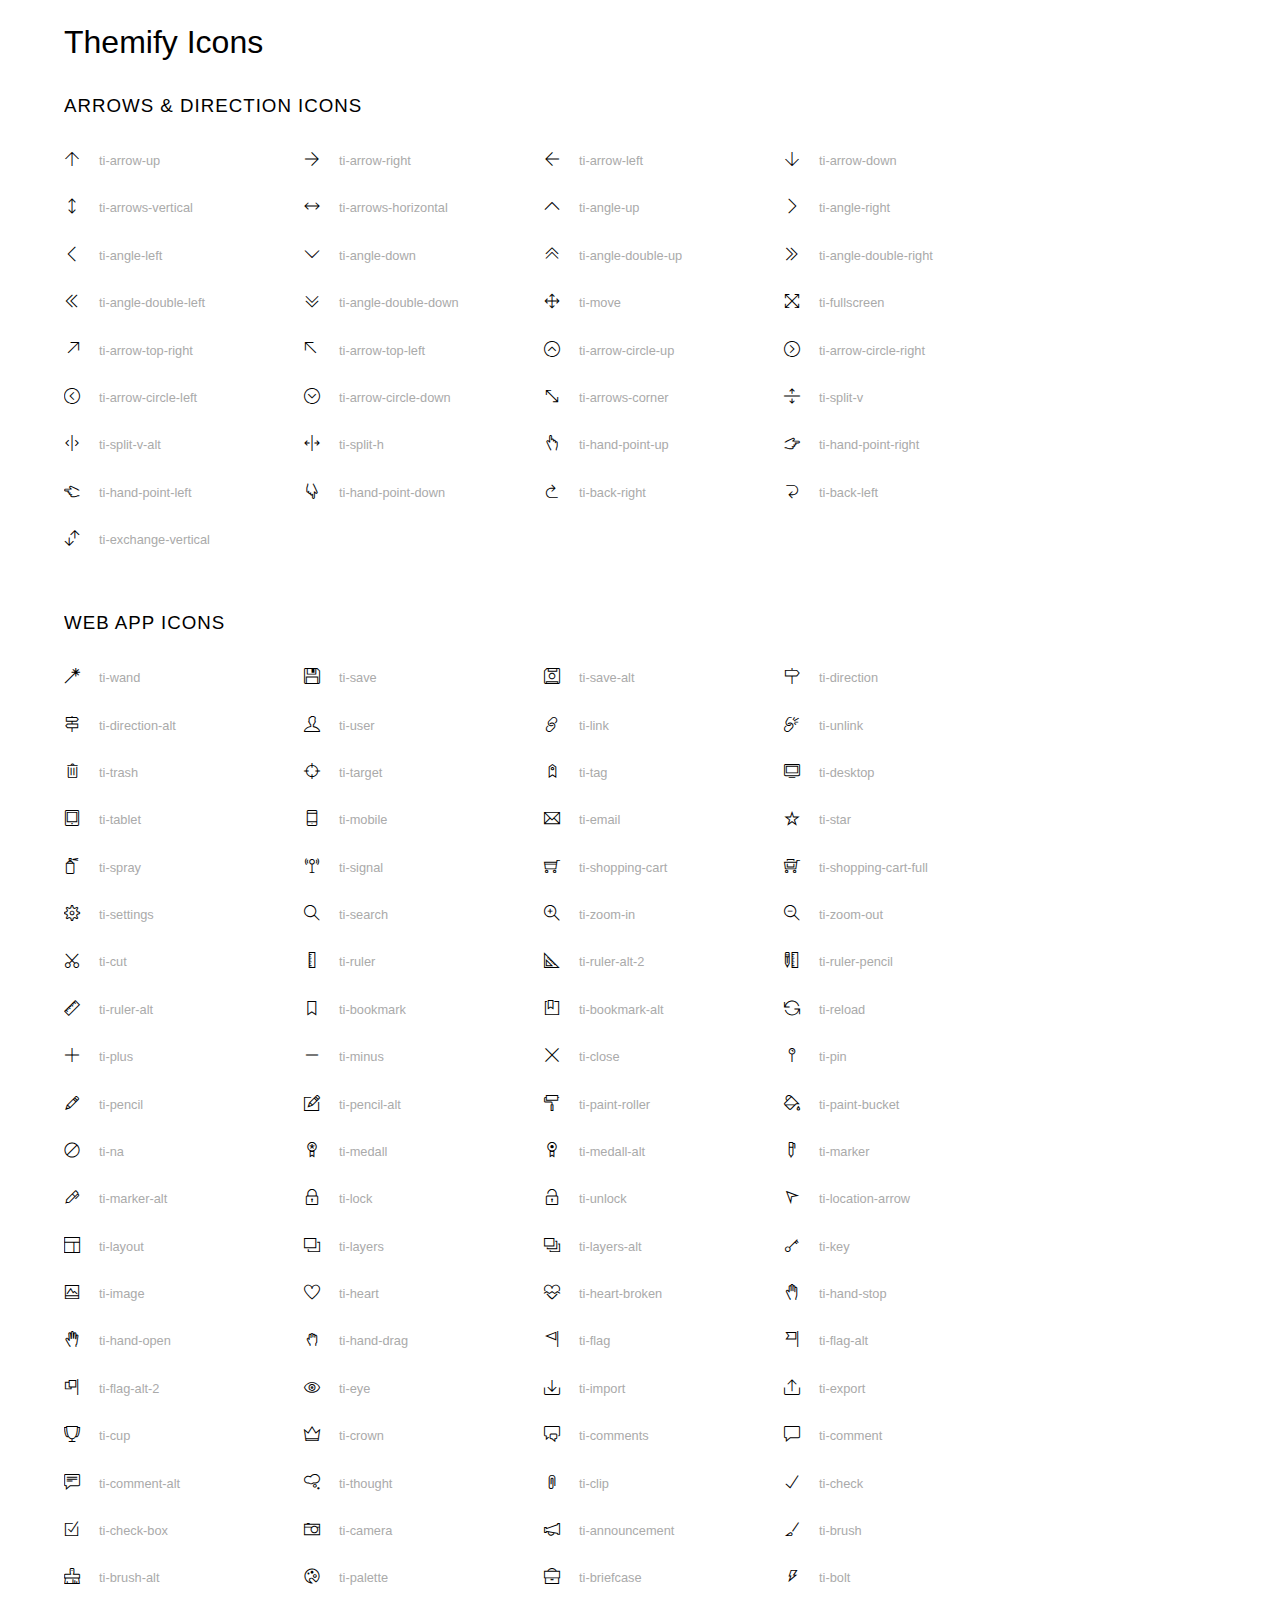
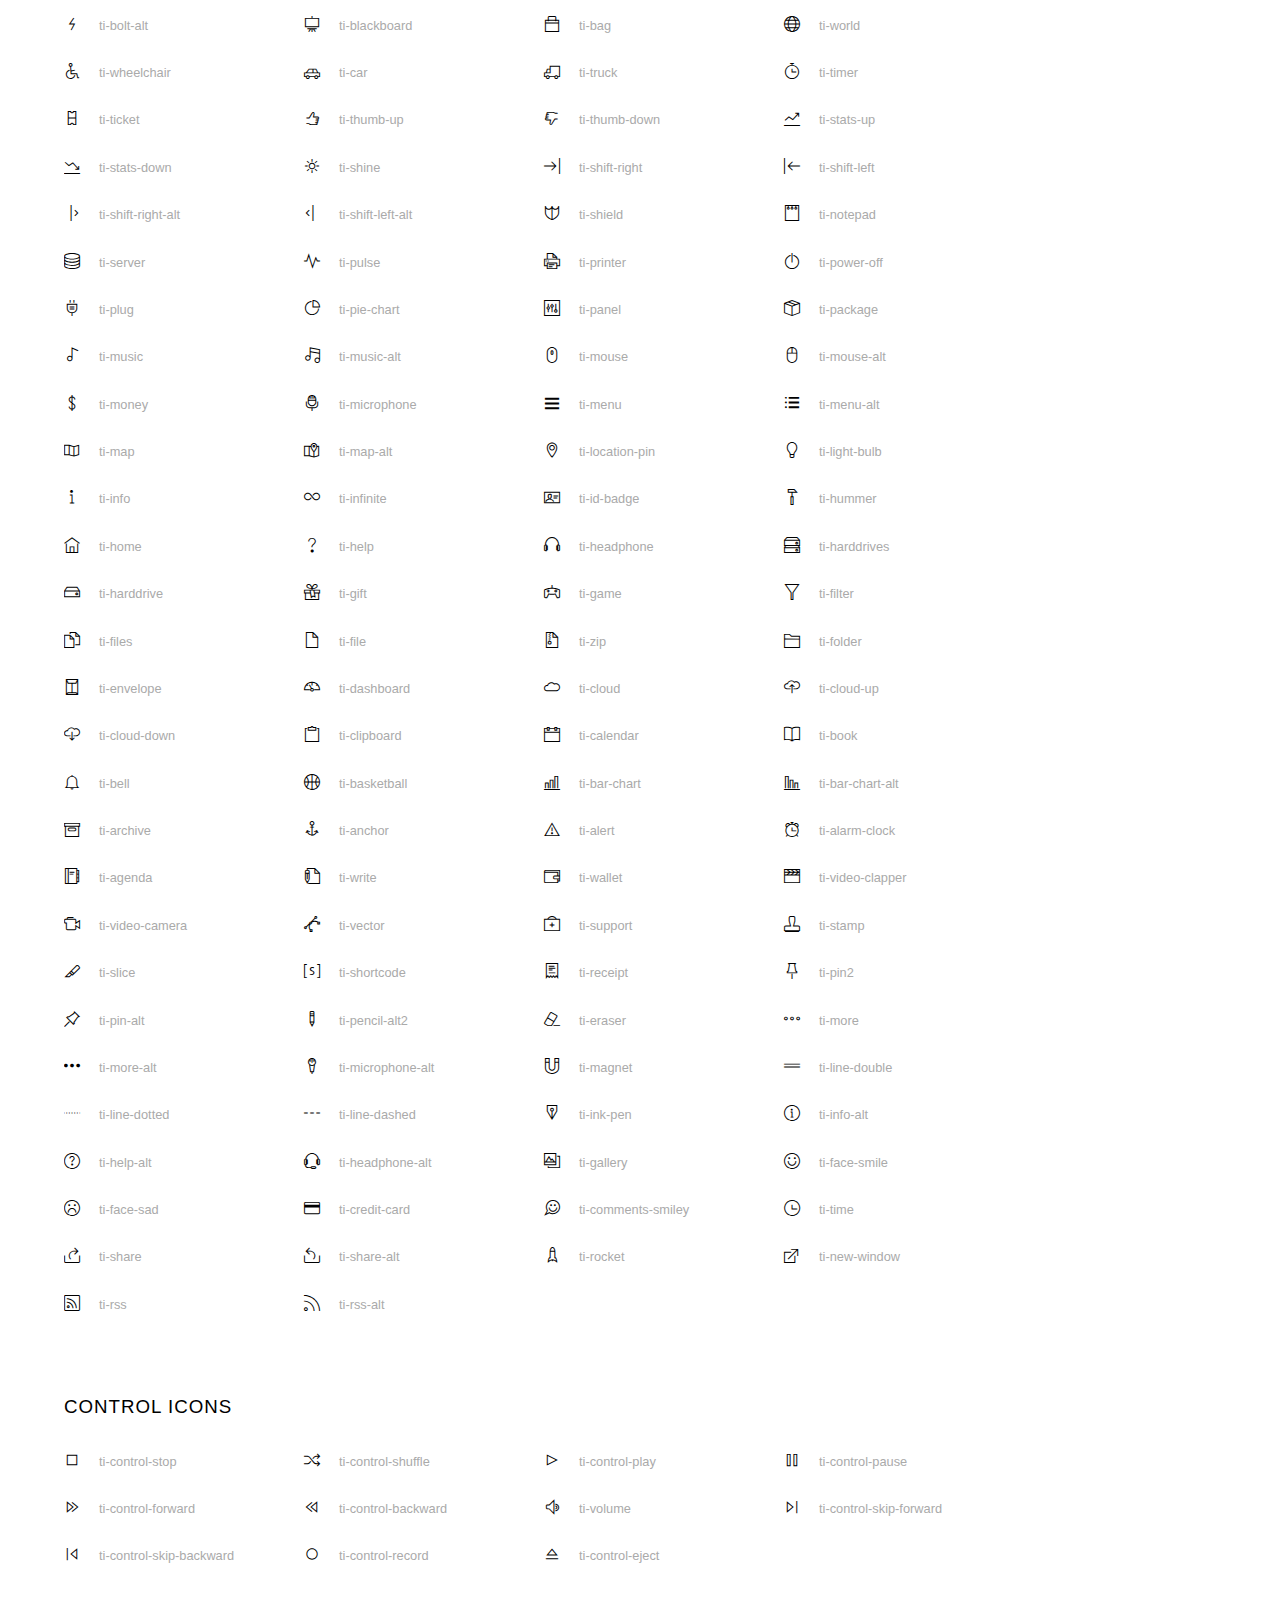
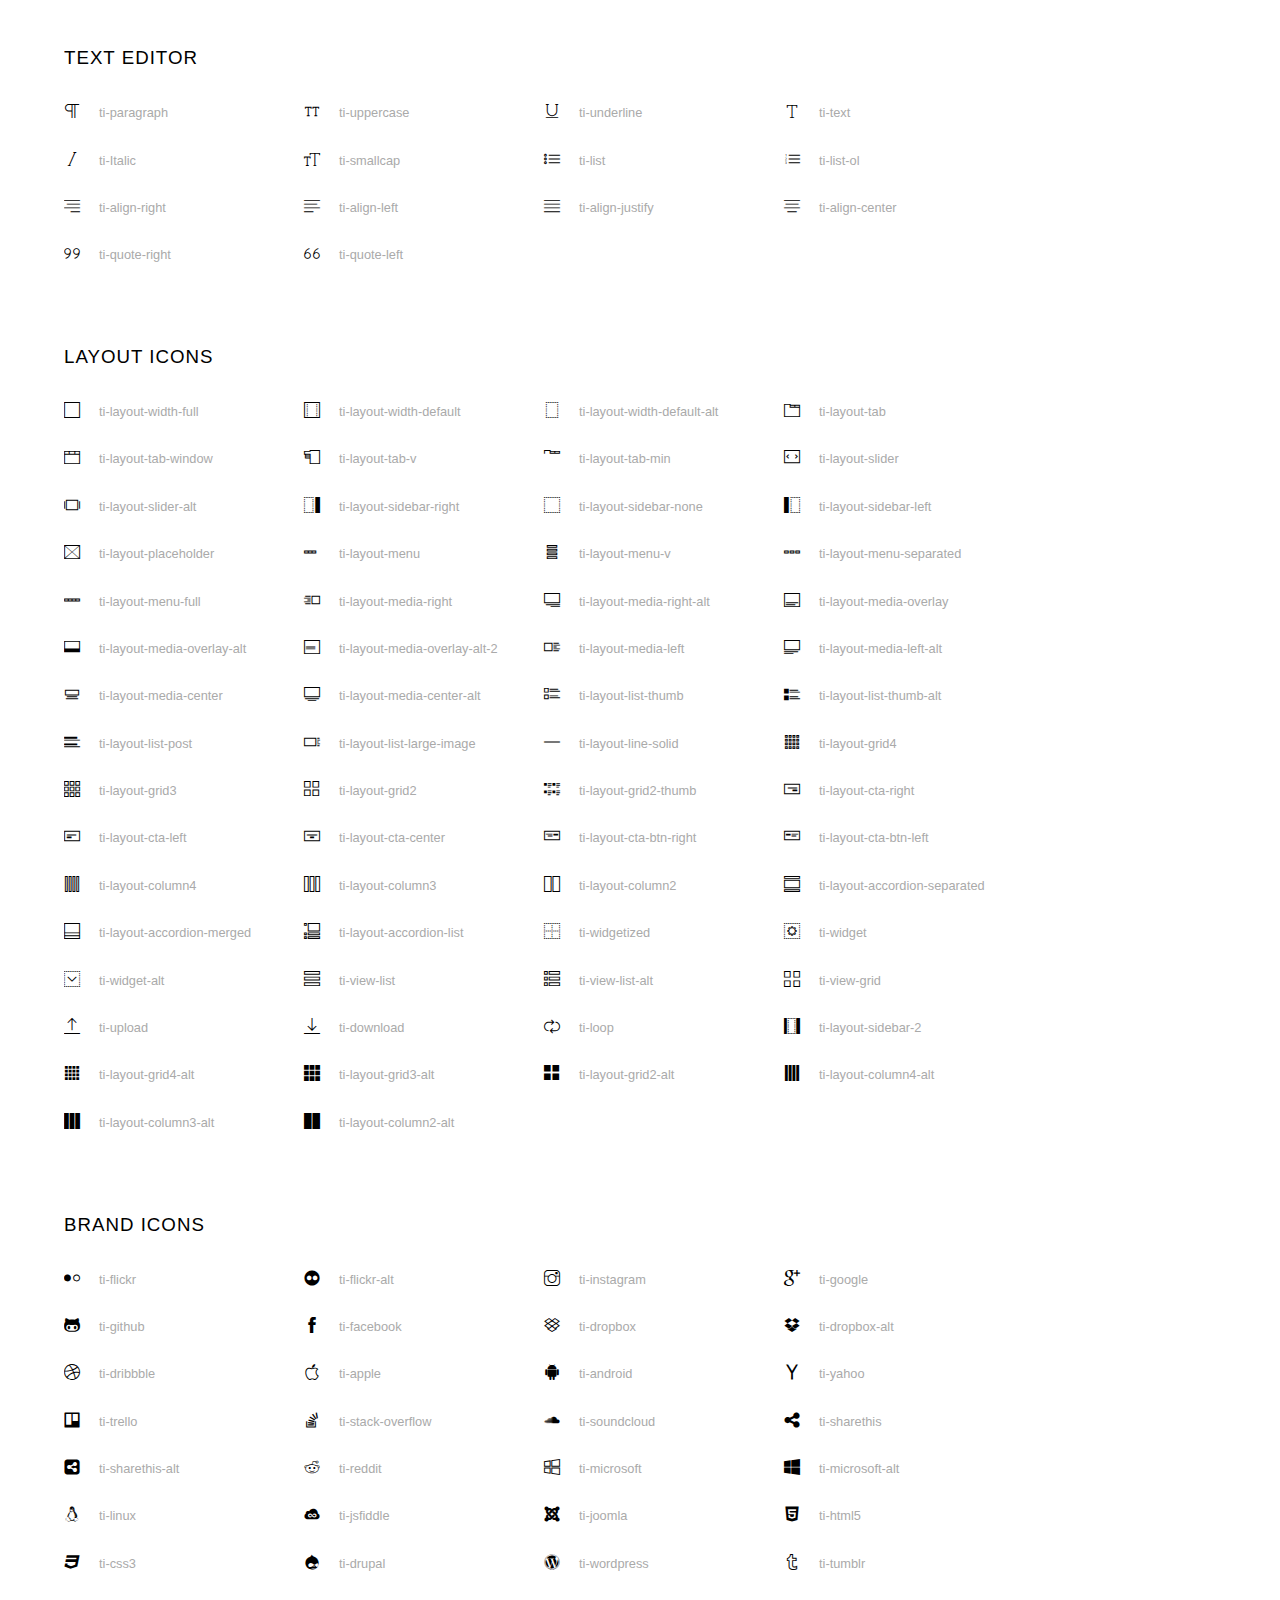
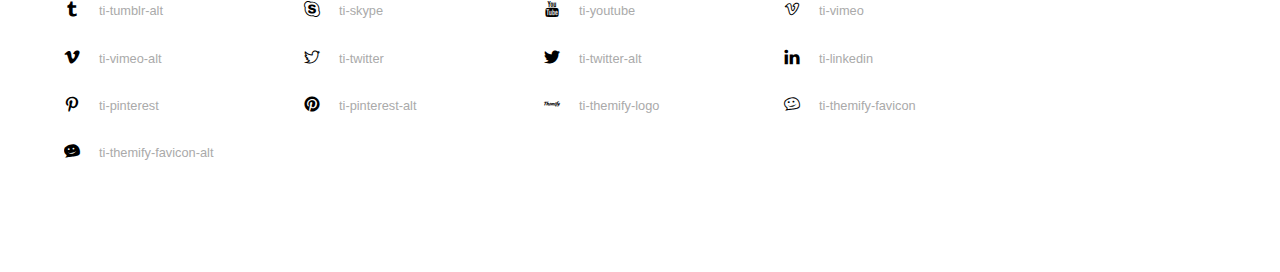
<file: assets/fonts/themify-icons/index.html>
<!doctype html>
<html>
<head>
	<meta charset="utf-8">
	<title>Themify Icon Font</title>
	<meta name="viewport" content="width=device-width">
	<link rel="stylesheet" href="demo-files/demo.css">
	<link rel="stylesheet" href="themify-icons.css">
	<!--[if lt IE 8]><!-->
	<link rel="stylesheet" href="ie7/ie7.css">
	<!--<![endif]-->
</head>
<body>
	<h1>Themify Icons</h1>

	<div class="icon-section">

		<div class="icon-section">
			<h3>Arrows &amp; Direction Icons </h3>

			<div class="icon-container">
				<span class="ti-arrow-up"></span><span class="icon-name"> ti-arrow-up</span>
			</div>
			<div class="icon-container">
				<span class="ti-arrow-right"></span><span class="icon-name"> ti-arrow-right</span>
			</div>
			<div class="icon-container">
				<span class="ti-arrow-left"></span><span class="icon-name"> ti-arrow-left</span>
			</div>
			<div class="icon-container">
				<span class="ti-arrow-down"></span><span class="icon-name"> ti-arrow-down</span>
			</div>
			<div class="icon-container">
				<span class="ti-arrows-vertical"></span><span class="icon-name"> ti-arrows-vertical</span>
			</div>
			<div class="icon-container">
				<span class="ti-arrows-horizontal"></span><span class="icon-name"> ti-arrows-horizontal</span>
			</div>
			<div class="icon-container">
				<span class="ti-angle-up"></span><span class="icon-name"> ti-angle-up</span>
			</div>
			<div class="icon-container">
				<span class="ti-angle-right"></span><span class="icon-name"> ti-angle-right</span>
			</div>
			<div class="icon-container">
				<span class="ti-angle-left"></span><span class="icon-name"> ti-angle-left</span>
			</div>
			<div class="icon-container">
				<span class="ti-angle-down"></span><span class="icon-name"> ti-angle-down</span>
			</div>	
			<div class="icon-container">
				<span class="ti-angle-double-up"></span><span class="icon-name"> ti-angle-double-up</span>
			</div>
			<div class="icon-container">
				<span class="ti-angle-double-right"></span><span class="icon-name"> ti-angle-double-right</span>
			</div>
			<div class="icon-container">
				<span class="ti-angle-double-left"></span><span class="icon-name"> ti-angle-double-left</span>
			</div>
			<div class="icon-container">
				<span class="ti-angle-double-down"></span><span class="icon-name"> ti-angle-double-down</span>
			</div>					
			<div class="icon-container">
				<span class="ti-move"></span><span class="icon-name"> ti-move</span>
			</div>
			<div class="icon-container">
				<span class="ti-fullscreen"></span><span class="icon-name"> ti-fullscreen</span>
			</div>
			<div class="icon-container">
				<span class="ti-arrow-top-right"></span><span class="icon-name"> ti-arrow-top-right</span>
			</div>
			<div class="icon-container">
				<span class="ti-arrow-top-left"></span><span class="icon-name"> ti-arrow-top-left</span>
			</div>
			<div class="icon-container">
				<span class="ti-arrow-circle-up"></span><span class="icon-name"> ti-arrow-circle-up</span>
			</div>
			<div class="icon-container">
				<span class="ti-arrow-circle-right"></span><span class="icon-name"> ti-arrow-circle-right</span>
			</div>
			<div class="icon-container">
				<span class="ti-arrow-circle-left"></span><span class="icon-name"> ti-arrow-circle-left</span>
			</div>
			<div class="icon-container">
				<span class="ti-arrow-circle-down"></span><span class="icon-name"> ti-arrow-circle-down</span>
			</div>
			<div class="icon-container">
				<span class="ti-arrows-corner"></span><span class="icon-name"> ti-arrows-corner</span>
			</div>
			<div class="icon-container">
				<span class="ti-split-v"></span><span class="icon-name"> ti-split-v</span>
			</div>

			<div class="icon-container">
				<span class="ti-split-v-alt"></span><span class="icon-name"> ti-split-v-alt</span>
			</div>
			<div class="icon-container">
				<span class="ti-split-h"></span><span class="icon-name"> ti-split-h</span>
			</div>
			<div class="icon-container">
				<span class="ti-hand-point-up"></span><span class="icon-name"> ti-hand-point-up</span>
			</div>
			<div class="icon-container">
				<span class="ti-hand-point-right"></span><span class="icon-name"> ti-hand-point-right</span>
			</div>
			<div class="icon-container">
				<span class="ti-hand-point-left"></span><span class="icon-name"> ti-hand-point-left</span>
			</div>
			<div class="icon-container">
				<span class="ti-hand-point-down"></span><span class="icon-name"> ti-hand-point-down</span>
			</div>
			<div class="icon-container">
				<span class="ti-back-right"></span><span class="icon-name"> ti-back-right</span>
			</div>
			<div class="icon-container">
				<span class="ti-back-left"></span><span class="icon-name"> ti-back-left</span>
			</div>
			<div class="icon-container">
				<span class="ti-exchange-vertical"></span><span class="icon-name"> ti-exchange-vertical</span>
			</div>

		</div> <!-- Arrows Icons -->



		<h3>Web App Icons</h3>
		
		<div class="icon-section">

			<div class="icon-container">
				<span class="ti-wand"></span><span class="icon-name"> ti-wand</span>
			</div>
			<div class="icon-container">
				<span class="ti-save"></span><span class="icon-name"> ti-save</span>
			</div>
			<div class="icon-container">
				<span class="ti-save-alt"></span><span class="icon-name"> ti-save-alt</span>
			</div>

			<div class="icon-container">
				<span class="ti-direction"></span><span class="icon-name"> ti-direction</span>
			</div>
			<div class="icon-container">
				<span class="ti-direction-alt"></span><span class="icon-name"> ti-direction-alt</span>
			</div>
			<div class="icon-container">
				<span class="ti-user"></span><span class="icon-name"> ti-user</span>
			</div>
			<div class="icon-container">
				<span class="ti-link"></span><span class="icon-name"> ti-link</span>
			</div>
			<div class="icon-container">
				<span class="ti-unlink"></span><span class="icon-name"> ti-unlink</span>
			</div>
			<div class="icon-container">
				<span class="ti-trash"></span><span class="icon-name"> ti-trash</span>
			</div>
			<div class="icon-container">
				<span class="ti-target"></span><span class="icon-name"> ti-target</span>
			</div>
			<div class="icon-container">
				<span class="ti-tag"></span><span class="icon-name"> ti-tag</span>
			</div>
			<div class="icon-container">
				<span class="ti-desktop"></span><span class="icon-name"> ti-desktop</span>
			</div>
			<div class="icon-container">
				<span class="ti-tablet"></span><span class="icon-name"> ti-tablet</span>
			</div>
			<div class="icon-container">
				<span class="ti-mobile"></span><span class="icon-name"> ti-mobile</span>
			</div>
			<div class="icon-container">
				<span class="ti-email"></span><span class="icon-name"> ti-email</span>
			</div>	
			<div class="icon-container">
				<span class="ti-star"></span><span class="icon-name"> ti-star</span>
			</div>
			<div class="icon-container">
				<span class="ti-spray"></span><span class="icon-name"> ti-spray</span>
			</div>
			<div class="icon-container">
				<span class="ti-signal"></span><span class="icon-name"> ti-signal</span>
			</div>
			<div class="icon-container">
				<span class="ti-shopping-cart"></span><span class="icon-name"> ti-shopping-cart</span>
			</div>
			<div class="icon-container">
				<span class="ti-shopping-cart-full"></span><span class="icon-name"> ti-shopping-cart-full</span>
			</div>
			<div class="icon-container">
				<span class="ti-settings"></span><span class="icon-name"> ti-settings</span>
			</div>
			<div class="icon-container">
				<span class="ti-search"></span><span class="icon-name"> ti-search</span>
			</div>
			<div class="icon-container">
				<span class="ti-zoom-in"></span><span class="icon-name"> ti-zoom-in</span>
			</div>
			<div class="icon-container">
				<span class="ti-zoom-out"></span><span class="icon-name"> ti-zoom-out</span>
			</div>
			<div class="icon-container">
				<span class="ti-cut"></span><span class="icon-name"> ti-cut</span>
			</div>
			<div class="icon-container">
				<span class="ti-ruler"></span><span class="icon-name"> ti-ruler</span>
			</div>
			<div class="icon-container">
				<span class="ti-ruler-alt-2"></span><span class="icon-name"> ti-ruler-alt-2</span>
			</div>			
			<div class="icon-container">
				<span class="ti-ruler-pencil"></span><span class="icon-name"> ti-ruler-pencil</span>
			</div>
			<div class="icon-container">
				<span class="ti-ruler-alt"></span><span class="icon-name"> ti-ruler-alt</span>
			</div>
			<div class="icon-container">
				<span class="ti-bookmark"></span><span class="icon-name"> ti-bookmark</span>
			</div>
			<div class="icon-container">
				<span class="ti-bookmark-alt"></span><span class="icon-name"> ti-bookmark-alt</span>
			</div>
			<div class="icon-container">
				<span class="ti-reload"></span><span class="icon-name"> ti-reload</span>
			</div>
			<div class="icon-container">
				<span class="ti-plus"></span><span class="icon-name"> ti-plus</span>
			</div>
			<div class="icon-container">
				<span class="ti-minus"></span><span class="icon-name"> ti-minus</span>
			</div>
			<div class="icon-container">
				<span class="ti-close"></span><span class="icon-name"> ti-close</span>
			</div>			
			<div class="icon-container">
				<span class="ti-pin"></span><span class="icon-name"> ti-pin</span>
			</div>
			<div class="icon-container">
				<span class="ti-pencil"></span><span class="icon-name"> ti-pencil</span>
			</div>
					
		  	<div class="icon-container">
				<span class="ti-pencil-alt"></span><span class="icon-name"> ti-pencil-alt</span>
			</div>
			<div class="icon-container">
				<span class="ti-paint-roller"></span><span class="icon-name"> ti-paint-roller</span>
			</div>
			<div class="icon-container">
				<span class="ti-paint-bucket"></span><span class="icon-name"> ti-paint-bucket</span>
			</div>
			<div class="icon-container">
				<span class="ti-na"></span><span class="icon-name"> ti-na</span>
			</div>
			<div class="icon-container">
				<span class="ti-medall"></span><span class="icon-name"> ti-medall</span>
			</div>
			<div class="icon-container">
				<span class="ti-medall-alt"></span><span class="icon-name"> ti-medall-alt</span>
			</div>
			<div class="icon-container">
				<span class="ti-marker"></span><span class="icon-name"> ti-marker</span>
			</div>
			<div class="icon-container">
				<span class="ti-marker-alt"></span><span class="icon-name"> ti-marker-alt</span>
			</div>

			<div class="icon-container">
				<span class="ti-lock"></span><span class="icon-name"> ti-lock</span>
			</div>
			<div class="icon-container">
				<span class="ti-unlock"></span><span class="icon-name"> ti-unlock</span>
			</div>
			<div class="icon-container">
				<span class="ti-location-arrow"></span><span class="icon-name"> ti-location-arrow</span>
			</div>
			<div class="icon-container">
				<span class="ti-layout"></span><span class="icon-name"> ti-layout</span>
			</div>
			<div class="icon-container">
				<span class="ti-layers"></span><span class="icon-name"> ti-layers</span>
			</div>
			<div class="icon-container">
				<span class="ti-layers-alt"></span><span class="icon-name"> ti-layers-alt</span>
			</div>
			<div class="icon-container">
				<span class="ti-key"></span><span class="icon-name"> ti-key</span>
			</div>
			<div class="icon-container">
				<span class="ti-image"></span><span class="icon-name"> ti-image</span>
			</div>
			<div class="icon-container">
				<span class="ti-heart"></span><span class="icon-name"> ti-heart</span>
			</div>
			<div class="icon-container">
				<span class="ti-heart-broken"></span><span class="icon-name"> ti-heart-broken</span>
			</div>
			<div class="icon-container">
				<span class="ti-hand-stop"></span><span class="icon-name"> ti-hand-stop</span>
			</div>
			<div class="icon-container">
				<span class="ti-hand-open"></span><span class="icon-name"> ti-hand-open</span>
			</div>
			<div class="icon-container">
				<span class="ti-hand-drag"></span><span class="icon-name"> ti-hand-drag</span>
			</div>
			<div class="icon-container">
				<span class="ti-flag"></span><span class="icon-name"> ti-flag</span>
			</div>
			<div class="icon-container">
				<span class="ti-flag-alt"></span><span class="icon-name"> ti-flag-alt</span>
			</div>
			<div class="icon-container">
				<span class="ti-flag-alt-2"></span><span class="icon-name"> ti-flag-alt-2</span>
			</div>
			<div class="icon-container">
				<span class="ti-eye"></span><span class="icon-name"> ti-eye</span>
			</div>
			<div class="icon-container">
				<span class="ti-import"></span><span class="icon-name"> ti-import</span>
			</div>			
			<div class="icon-container">
				<span class="ti-export"></span><span class="icon-name"> ti-export</span>
			</div>
			<div class="icon-container">
				<span class="ti-cup"></span><span class="icon-name"> ti-cup</span>
			</div>
			<div class="icon-container">
				<span class="ti-crown"></span><span class="icon-name"> ti-crown</span>
			</div>
			<div class="icon-container">
				<span class="ti-comments"></span><span class="icon-name"> ti-comments</span>
			</div>
			<div class="icon-container">
				<span class="ti-comment"></span><span class="icon-name"> ti-comment</span>
			</div>
			<div class="icon-container">
				<span class="ti-comment-alt"></span><span class="icon-name"> ti-comment-alt</span>
			</div>
			<div class="icon-container">
				<span class="ti-thought"></span><span class="icon-name"> ti-thought</span>
			</div>			
			<div class="icon-container">
				<span class="ti-clip"></span><span class="icon-name"> ti-clip</span>
			</div>

			<div class="icon-container">
				<span class="ti-check"></span><span class="icon-name"> ti-check</span>
			</div>
			<div class="icon-container">
				<span class="ti-check-box"></span><span class="icon-name"> ti-check-box</span>
			</div>
			<div class="icon-container">
				<span class="ti-camera"></span><span class="icon-name"> ti-camera</span>
			</div>
			<div class="icon-container">
				<span class="ti-announcement"></span><span class="icon-name"> ti-announcement</span>
			</div>
			<div class="icon-container">
				<span class="ti-brush"></span><span class="icon-name"> ti-brush</span>
			</div>
			<div class="icon-container">
				<span class="ti-brush-alt"></span><span class="icon-name"> ti-brush-alt</span>
			</div>
			<div class="icon-container">
				<span class="ti-palette"></span><span class="icon-name"> ti-palette</span>
			</div>			
			<div class="icon-container">
				<span class="ti-briefcase"></span><span class="icon-name"> ti-briefcase</span>
			</div>
			<div class="icon-container">
				<span class="ti-bolt"></span><span class="icon-name"> ti-bolt</span>
			</div>
			<div class="icon-container">
				<span class="ti-bolt-alt"></span><span class="icon-name"> ti-bolt-alt</span>
			</div>
			<div class="icon-container">
				<span class="ti-blackboard"></span><span class="icon-name"> ti-blackboard</span>
			</div>
			<div class="icon-container">
				<span class="ti-bag"></span><span class="icon-name"> ti-bag</span>
			</div>
			<div class="icon-container">
				<span class="ti-world"></span><span class="icon-name"> ti-world</span>
			</div>
			<div class="icon-container">
				<span class="ti-wheelchair"></span><span class="icon-name"> ti-wheelchair</span>
			</div>
			<div class="icon-container">
				<span class="ti-car"></span><span class="icon-name"> ti-car</span>
			</div>
			<div class="icon-container">
				<span class="ti-truck"></span><span class="icon-name"> ti-truck</span>
			</div>
			<div class="icon-container">
				<span class="ti-timer"></span><span class="icon-name"> ti-timer</span>
			</div>
			<div class="icon-container">
				<span class="ti-ticket"></span><span class="icon-name"> ti-ticket</span>
			</div>
			<div class="icon-container">
				<span class="ti-thumb-up"></span><span class="icon-name"> ti-thumb-up</span>
			</div>
			<div class="icon-container">
				<span class="ti-thumb-down"></span><span class="icon-name"> ti-thumb-down</span>
			</div>

			<div class="icon-container">
				<span class="ti-stats-up"></span><span class="icon-name"> ti-stats-up</span>
			</div>
			<div class="icon-container">
				<span class="ti-stats-down"></span><span class="icon-name"> ti-stats-down</span>
			</div>
			<div class="icon-container">
				<span class="ti-shine"></span><span class="icon-name"> ti-shine</span>
			</div>
			<div class="icon-container">
				<span class="ti-shift-right"></span><span class="icon-name"> ti-shift-right</span>
			</div>
			<div class="icon-container">
				<span class="ti-shift-left"></span><span class="icon-name"> ti-shift-left</span>
			</div>

			<div class="icon-container">
				<span class="ti-shift-right-alt"></span><span class="icon-name"> ti-shift-right-alt</span>
			</div>
			<div class="icon-container">
				<span class="ti-shift-left-alt"></span><span class="icon-name"> ti-shift-left-alt</span>
			</div>
			<div class="icon-container">
				<span class="ti-shield"></span><span class="icon-name"> ti-shield</span>
			</div>
			<div class="icon-container">
				<span class="ti-notepad"></span><span class="icon-name"> ti-notepad</span>
			</div>
			<div class="icon-container">
				<span class="ti-server"></span><span class="icon-name"> ti-server</span>
			</div>

			<div class="icon-container">
				<span class="ti-pulse"></span><span class="icon-name"> ti-pulse</span>
			</div>
			<div class="icon-container">
				<span class="ti-printer"></span><span class="icon-name"> ti-printer</span>
			</div>
			<div class="icon-container">
				<span class="ti-power-off"></span><span class="icon-name"> ti-power-off</span>
			</div>
			<div class="icon-container">
				<span class="ti-plug"></span><span class="icon-name"> ti-plug</span>
			</div>
			<div class="icon-container">
				<span class="ti-pie-chart"></span><span class="icon-name"> ti-pie-chart</span>
			</div>

			<div class="icon-container">
				<span class="ti-panel"></span><span class="icon-name"> ti-panel</span>
			</div>
			<div class="icon-container">
				<span class="ti-package"></span><span class="icon-name"> ti-package</span>
			</div>
			<div class="icon-container">
				<span class="ti-music"></span><span class="icon-name"> ti-music</span>
			</div>
			<div class="icon-container">
				<span class="ti-music-alt"></span><span class="icon-name"> ti-music-alt</span>
			</div>
			<div class="icon-container">
				<span class="ti-mouse"></span><span class="icon-name"> ti-mouse</span>
			</div>
			<div class="icon-container">
				<span class="ti-mouse-alt"></span><span class="icon-name"> ti-mouse-alt</span>
			</div>
			<div class="icon-container">
				<span class="ti-money"></span><span class="icon-name"> ti-money</span>
			</div>
			<div class="icon-container">
				<span class="ti-microphone"></span><span class="icon-name"> ti-microphone</span>
			</div>
			<div class="icon-container">
				<span class="ti-menu"></span><span class="icon-name"> ti-menu</span>
			</div>
			<div class="icon-container">
				<span class="ti-menu-alt"></span><span class="icon-name"> ti-menu-alt</span>
			</div>
			<div class="icon-container">
				<span class="ti-map"></span><span class="icon-name"> ti-map</span>
			</div>
			<div class="icon-container">
				<span class="ti-map-alt"></span><span class="icon-name"> ti-map-alt</span>
			</div>

			<div class="icon-container">
				<span class="ti-location-pin"></span><span class="icon-name"> ti-location-pin</span>
			</div>

			<div class="icon-container">
				<span class="ti-light-bulb"></span><span class="icon-name"> ti-light-bulb</span>
			</div>
			<div class="icon-container">
				<span class="ti-info"></span><span class="icon-name"> ti-info</span>
			</div>
			<div class="icon-container">
				<span class="ti-infinite"></span><span class="icon-name"> ti-infinite</span>
			</div>
			<div class="icon-container">
				<span class="ti-id-badge"></span><span class="icon-name"> ti-id-badge</span>
			</div>
			<div class="icon-container">
				<span class="ti-hummer"></span><span class="icon-name"> ti-hummer</span>
			</div>
			<div class="icon-container">
				<span class="ti-home"></span><span class="icon-name"> ti-home</span>
			</div>
			<div class="icon-container">
				<span class="ti-help"></span><span class="icon-name"> ti-help</span>
			</div>
			<div class="icon-container">
				<span class="ti-headphone"></span><span class="icon-name"> ti-headphone</span>
			</div>
			<div class="icon-container">
				<span class="ti-harddrives"></span><span class="icon-name"> ti-harddrives</span>
			</div>
			<div class="icon-container">
				<span class="ti-harddrive"></span><span class="icon-name"> ti-harddrive</span>
			</div>
			<div class="icon-container">
				<span class="ti-gift"></span><span class="icon-name"> ti-gift</span>
			</div>
			<div class="icon-container">
				<span class="ti-game"></span><span class="icon-name"> ti-game</span>
			</div>
			<div class="icon-container">
				<span class="ti-filter"></span><span class="icon-name"> ti-filter</span>
			</div>
			<div class="icon-container">
				<span class="ti-files"></span><span class="icon-name"> ti-files</span>
			</div>
			<div class="icon-container">
				<span class="ti-file"></span><span class="icon-name"> ti-file</span>
			</div>
			<div class="icon-container">
				<span class="ti-zip"></span><span class="icon-name"> ti-zip</span>
			</div>
			<div class="icon-container">
				<span class="ti-folder"></span><span class="icon-name"> ti-folder</span>
			</div>			
			<div class="icon-container">
				<span class="ti-envelope"></span><span class="icon-name"> ti-envelope</span>
			</div>


			<div class="icon-container">
				<span class="ti-dashboard"></span><span class="icon-name"> ti-dashboard</span>
			</div>
			<div class="icon-container">
				<span class="ti-cloud"></span><span class="icon-name"> ti-cloud</span>
			</div>
			<div class="icon-container">
				<span class="ti-cloud-up"></span><span class="icon-name"> ti-cloud-up</span>
			</div>
			<div class="icon-container">
				<span class="ti-cloud-down"></span><span class="icon-name"> ti-cloud-down</span>
			</div>
			<div class="icon-container">
				<span class="ti-clipboard"></span><span class="icon-name"> ti-clipboard</span>
			</div>
			<div class="icon-container">
				<span class="ti-calendar"></span><span class="icon-name"> ti-calendar</span>
			</div>
			<div class="icon-container">
				<span class="ti-book"></span><span class="icon-name"> ti-book</span>
			</div>
			<div class="icon-container">
				<span class="ti-bell"></span><span class="icon-name"> ti-bell</span>
			</div>
			<div class="icon-container">
				<span class="ti-basketball"></span><span class="icon-name"> ti-basketball</span>
			</div>
			<div class="icon-container">
				<span class="ti-bar-chart"></span><span class="icon-name"> ti-bar-chart</span>
			</div>
			<div class="icon-container">
				<span class="ti-bar-chart-alt"></span><span class="icon-name"> ti-bar-chart-alt</span>
			</div>


			<div class="icon-container">
				<span class="ti-archive"></span><span class="icon-name"> ti-archive</span>
			</div>
			<div class="icon-container">
				<span class="ti-anchor"></span><span class="icon-name"> ti-anchor</span>
			</div>

			<div class="icon-container">
				<span class="ti-alert"></span><span class="icon-name"> ti-alert</span>
			</div>
			<div class="icon-container">
				<span class="ti-alarm-clock"></span><span class="icon-name"> ti-alarm-clock</span>
			</div>
			<div class="icon-container">
				<span class="ti-agenda"></span><span class="icon-name"> ti-agenda</span>
			</div>
			<div class="icon-container">
				<span class="ti-write"></span><span class="icon-name"> ti-write</span>
			</div>

			<div class="icon-container">
				<span class="ti-wallet"></span><span class="icon-name"> ti-wallet</span>
			</div>
			<div class="icon-container">
				<span class="ti-video-clapper"></span><span class="icon-name"> ti-video-clapper</span>
			</div>
			<div class="icon-container">
				<span class="ti-video-camera"></span><span class="icon-name"> ti-video-camera</span>
			</div>
			<div class="icon-container">
				<span class="ti-vector"></span><span class="icon-name"> ti-vector</span>
			</div>

			<div class="icon-container">
				<span class="ti-support"></span><span class="icon-name"> ti-support</span>
			</div>
			<div class="icon-container">
				<span class="ti-stamp"></span><span class="icon-name"> ti-stamp</span>
			</div>
			<div class="icon-container">
				<span class="ti-slice"></span><span class="icon-name"> ti-slice</span>
			</div>
			<div class="icon-container">
				<span class="ti-shortcode"></span><span class="icon-name"> ti-shortcode</span>
			</div>
			<div class="icon-container">
				<span class="ti-receipt"></span><span class="icon-name"> ti-receipt</span>
			</div>
			<div class="icon-container">
				<span class="ti-pin2"></span><span class="icon-name"> ti-pin2</span>
			</div>
			<div class="icon-container">
				<span class="ti-pin-alt"></span><span class="icon-name"> ti-pin-alt</span>
			</div>
			<div class="icon-container">
				<span class="ti-pencil-alt2"></span><span class="icon-name"> ti-pencil-alt2</span>
			</div>
			<div class="icon-container">
				<span class="ti-eraser"></span><span class="icon-name"> ti-eraser</span>
			</div>			
			<div class="icon-container">
				<span class="ti-more"></span><span class="icon-name"> ti-more</span>
			</div>
			<div class="icon-container">
				<span class="ti-more-alt"></span><span class="icon-name"> ti-more-alt</span>
			</div>
			<div class="icon-container">
				<span class="ti-microphone-alt"></span><span class="icon-name"> ti-microphone-alt</span>
			</div>
			<div class="icon-container">
				<span class="ti-magnet"></span><span class="icon-name"> ti-magnet</span>
			</div>
			<div class="icon-container">
				<span class="ti-line-double"></span><span class="icon-name"> ti-line-double</span>
			</div>
			<div class="icon-container">
				<span class="ti-line-dotted"></span><span class="icon-name"> ti-line-dotted</span>
			</div>
			<div class="icon-container">
				<span class="ti-line-dashed"></span><span class="icon-name"> ti-line-dashed</span>
			</div>

			<div class="icon-container">
				<span class="ti-ink-pen"></span><span class="icon-name"> ti-ink-pen</span>
			</div>
			<div class="icon-container">
				<span class="ti-info-alt"></span><span class="icon-name"> ti-info-alt</span>
			</div>
			<div class="icon-container">
				<span class="ti-help-alt"></span><span class="icon-name"> ti-help-alt</span>
			</div>
			<div class="icon-container">
				<span class="ti-headphone-alt"></span><span class="icon-name"> ti-headphone-alt</span>
			</div>

			<div class="icon-container">
				<span class="ti-gallery"></span><span class="icon-name"> ti-gallery</span>
			</div>
			<div class="icon-container">
				<span class="ti-face-smile"></span><span class="icon-name"> ti-face-smile</span>
			</div>
			<div class="icon-container">
				<span class="ti-face-sad"></span><span class="icon-name"> ti-face-sad</span>
			</div>
			<div class="icon-container">
				<span class="ti-credit-card"></span><span class="icon-name"> ti-credit-card</span>
			</div>
			<div class="icon-container">
				<span class="ti-comments-smiley"></span><span class="icon-name"> ti-comments-smiley</span>
			</div>
			<div class="icon-container">
				<span class="ti-time"></span><span class="icon-name"> ti-time</span>
			</div>
			<div class="icon-container">
				<span class="ti-share"></span><span class="icon-name"> ti-share</span>
			</div>
			<div class="icon-container">
				<span class="ti-share-alt"></span><span class="icon-name"> ti-share-alt</span>
			</div>
			<div class="icon-container">
				<span class="ti-rocket"></span><span class="icon-name"> ti-rocket</span>
			</div>

			<div class="icon-container">
				<span class="ti-new-window"></span><span class="icon-name"> ti-new-window</span>
			</div>

			<div class="icon-container">
				<span class="ti-rss"></span><span class="icon-name"> ti-rss</span>
			</div>

			<div class="icon-container">
				<span class="ti-rss-alt"></span><span class="icon-name"> ti-rss-alt</span>
			</div>
			
		</div><!-- Web App Icons -->


		<div class="icon-section">
			<h3>Control Icons</h3>
			<div class="icon-container">
				<span class="ti-control-stop"></span><span class="icon-name"> ti-control-stop</span>
			</div>
			<div class="icon-container">
				<span class="ti-control-shuffle"></span><span class="icon-name"> ti-control-shuffle</span>
			</div>
			<div class="icon-container">
				<span class="ti-control-play"></span><span class="icon-name"> ti-control-play</span>
			</div>
			<div class="icon-container">
				<span class="ti-control-pause"></span><span class="icon-name"> ti-control-pause</span>
			</div>
			<div class="icon-container">
				<span class="ti-control-forward"></span><span class="icon-name"> ti-control-forward</span>
			</div>
			<div class="icon-container">
				<span class="ti-control-backward"></span><span class="icon-name"> ti-control-backward</span>
			</div>	
			<div class="icon-container">
				<span class="ti-volume"></span><span class="icon-name"> ti-volume</span>
			</div>
			<div class="icon-container">
				<span class="ti-control-skip-forward"></span><span class="icon-name"> ti-control-skip-forward</span>
			</div>
			<div class="icon-container">
				<span class="ti-control-skip-backward"></span><span class="icon-name"> ti-control-skip-backward</span>
			</div>
			<div class="icon-container">
				<span class="ti-control-record"></span><span class="icon-name"> ti-control-record</span>
			</div>
			<div class="icon-container">
				<span class="ti-control-eject"></span><span class="icon-name"> ti-control-eject</span>
			</div>			
		</div> <!-- Control Icons -->


		<div class="icon-section">
			<h3>Text Editor</h3>

			<div class="icon-container">
				<span class="ti-paragraph"></span><span class="icon-name"> ti-paragraph</span>
			</div>
			<div class="icon-container">
				<span class="ti-uppercase"></span><span class="icon-name"> ti-uppercase</span>
			</div>

			<div class="icon-container">
				<span class="ti-underline"></span><span class="icon-name"> ti-underline</span>
			</div>
			<div class="icon-container">
				<span class="ti-text"></span><span class="icon-name"> ti-text</span>
			</div>
			<div class="icon-container">
				<span class="ti-Italic"></span><span class="icon-name"> ti-Italic</span>
			</div>
			<div class="icon-container">
				<span class="ti-smallcap"></span><span class="icon-name"> ti-smallcap</span>
			</div>
			<div class="icon-container">
				<span class="ti-list"></span><span class="icon-name"> ti-list</span>
			</div>
			<div class="icon-container">
				<span class="ti-list-ol"></span><span class="icon-name"> ti-list-ol</span>
			</div>
			<div class="icon-container">
				<span class="ti-align-right"></span><span class="icon-name"> ti-align-right</span>
			</div>
			<div class="icon-container">
				<span class="ti-align-left"></span><span class="icon-name"> ti-align-left</span>
			</div>
			<div class="icon-container">
				<span class="ti-align-justify"></span><span class="icon-name"> ti-align-justify</span>
			</div>
			<div class="icon-container">
				<span class="ti-align-center"></span><span class="icon-name"> ti-align-center</span>
			</div>
			<div class="icon-container">
				<span class="ti-quote-right"></span><span class="icon-name"> ti-quote-right</span>
			</div>
			<div class="icon-container">
				<span class="ti-quote-left"></span><span class="icon-name"> ti-quote-left</span>
			</div>

		</div> <!-- Text Editor -->



		<div class="icon-section">
			<h3>Layout Icons</h3>
			<div class="icon-container">
				<span class="ti-layout-width-full"></span><span class="icon-name"> ti-layout-width-full</span>
			</div>
			<div class="icon-container">
				<span class="ti-layout-width-default"></span><span class="icon-name"> ti-layout-width-default</span>
			</div>
			<div class="icon-container">
				<span class="ti-layout-width-default-alt"></span><span class="icon-name"> ti-layout-width-default-alt</span>
			</div>
			<div class="icon-container">
				<span class="ti-layout-tab"></span><span class="icon-name"> ti-layout-tab</span>
			</div>
			<div class="icon-container">
				<span class="ti-layout-tab-window"></span><span class="icon-name"> ti-layout-tab-window</span>
			</div>
			<div class="icon-container">
				<span class="ti-layout-tab-v"></span><span class="icon-name"> ti-layout-tab-v</span>
			</div>
			<div class="icon-container">
				<span class="ti-layout-tab-min"></span><span class="icon-name"> ti-layout-tab-min</span>
			</div>
			<div class="icon-container">
				<span class="ti-layout-slider"></span><span class="icon-name"> ti-layout-slider</span>
			</div>
			<div class="icon-container">
				<span class="ti-layout-slider-alt"></span><span class="icon-name"> ti-layout-slider-alt</span>
			</div>
			<div class="icon-container">
				<span class="ti-layout-sidebar-right"></span><span class="icon-name"> ti-layout-sidebar-right</span>
			</div>
			<div class="icon-container">
				<span class="ti-layout-sidebar-none"></span><span class="icon-name"> ti-layout-sidebar-none</span>
			</div>
			<div class="icon-container">
				<span class="ti-layout-sidebar-left"></span><span class="icon-name"> ti-layout-sidebar-left</span>
			</div>
			<div class="icon-container">
				<span class="ti-layout-placeholder"></span><span class="icon-name"> ti-layout-placeholder</span>
			</div>
			<div class="icon-container">
				<span class="ti-layout-menu"></span><span class="icon-name"> ti-layout-menu</span>
			</div>
			<div class="icon-container">
				<span class="ti-layout-menu-v"></span><span class="icon-name"> ti-layout-menu-v</span>
			</div>
			<div class="icon-container">
				<span class="ti-layout-menu-separated"></span><span class="icon-name"> ti-layout-menu-separated</span>
			</div>
			<div class="icon-container">
				<span class="ti-layout-menu-full"></span><span class="icon-name"> ti-layout-menu-full</span>
			</div>
			<div class="icon-container">
				<span class="ti-layout-media-right"></span><span class="icon-name"> ti-layout-media-right</span>
			</div>
			<div class="icon-container">
				<span class="ti-layout-media-right-alt"></span><span class="icon-name"> ti-layout-media-right-alt</span>
			</div>
			<div class="icon-container">
				<span class="ti-layout-media-overlay"></span><span class="icon-name"> ti-layout-media-overlay</span>
			</div>
			<div class="icon-container">
				<span class="ti-layout-media-overlay-alt"></span><span class="icon-name"> ti-layout-media-overlay-alt</span>
			</div>
			<div class="icon-container">
				<span class="ti-layout-media-overlay-alt-2"></span><span class="icon-name"> ti-layout-media-overlay-alt-2</span>
			</div>
			<div class="icon-container">
				<span class="ti-layout-media-left"></span><span class="icon-name"> ti-layout-media-left</span>
			</div>
			<div class="icon-container">
				<span class="ti-layout-media-left-alt"></span><span class="icon-name"> ti-layout-media-left-alt</span>
			</div>
			<div class="icon-container">
				<span class="ti-layout-media-center"></span><span class="icon-name"> ti-layout-media-center</span>
			</div>
			<div class="icon-container">
				<span class="ti-layout-media-center-alt"></span><span class="icon-name"> ti-layout-media-center-alt</span>
			</div>
			<div class="icon-container">
				<span class="ti-layout-list-thumb"></span><span class="icon-name"> ti-layout-list-thumb</span>
			</div>
			<div class="icon-container">
				<span class="ti-layout-list-thumb-alt"></span><span class="icon-name"> ti-layout-list-thumb-alt</span>
			</div>
			<div class="icon-container">
				<span class="ti-layout-list-post"></span><span class="icon-name"> ti-layout-list-post</span>
			</div>
			<div class="icon-container">
				<span class="ti-layout-list-large-image"></span><span class="icon-name"> ti-layout-list-large-image</span>
			</div>
			<div class="icon-container">
				<span class="ti-layout-line-solid"></span><span class="icon-name"> ti-layout-line-solid</span>
			</div>
			<div class="icon-container">
				<span class="ti-layout-grid4"></span><span class="icon-name"> ti-layout-grid4</span>
			</div>
			<div class="icon-container">
				<span class="ti-layout-grid3"></span><span class="icon-name"> ti-layout-grid3</span>
			</div>
			<div class="icon-container">
				<span class="ti-layout-grid2"></span><span class="icon-name"> ti-layout-grid2</span>
			</div>
			<div class="icon-container">
				<span class="ti-layout-grid2-thumb"></span><span class="icon-name"> ti-layout-grid2-thumb</span>
			</div>
			<div class="icon-container">
				<span class="ti-layout-cta-right"></span><span class="icon-name"> ti-layout-cta-right</span>
			</div>
			<div class="icon-container">
				<span class="ti-layout-cta-left"></span><span class="icon-name"> ti-layout-cta-left</span>
			</div>
			<div class="icon-container">
				<span class="ti-layout-cta-center"></span><span class="icon-name"> ti-layout-cta-center</span>
			</div>
			<div class="icon-container">
				<span class="ti-layout-cta-btn-right"></span><span class="icon-name"> ti-layout-cta-btn-right</span>
			</div>
			<div class="icon-container">
				<span class="ti-layout-cta-btn-left"></span><span class="icon-name"> ti-layout-cta-btn-left</span>
			</div>
			<div class="icon-container">
				<span class="ti-layout-column4"></span><span class="icon-name"> ti-layout-column4</span>
			</div>
			<div class="icon-container">
				<span class="ti-layout-column3"></span><span class="icon-name"> ti-layout-column3</span>
			</div>
			<div class="icon-container">
				<span class="ti-layout-column2"></span><span class="icon-name"> ti-layout-column2</span>
			</div>
			<div class="icon-container">
				<span class="ti-layout-accordion-separated"></span><span class="icon-name"> ti-layout-accordion-separated</span>
			</div>
			<div class="icon-container">
				<span class="ti-layout-accordion-merged"></span><span class="icon-name"> ti-layout-accordion-merged</span>
			</div>
			<div class="icon-container">
				<span class="ti-layout-accordion-list"></span><span class="icon-name"> ti-layout-accordion-list</span>
			</div>
			<div class="icon-container">
				<span class="ti-widgetized"></span><span class="icon-name"> ti-widgetized</span>
			</div>
			<div class="icon-container">
				<span class="ti-widget"></span><span class="icon-name"> ti-widget</span>
			</div>
			<div class="icon-container">
				<span class="ti-widget-alt"></span><span class="icon-name"> ti-widget-alt</span>
			</div>
			<div class="icon-container">
				<span class="ti-view-list"></span><span class="icon-name"> ti-view-list</span>
			</div>
			<div class="icon-container">
				<span class="ti-view-list-alt"></span><span class="icon-name"> ti-view-list-alt</span>
			</div>
			<div class="icon-container">
				<span class="ti-view-grid"></span><span class="icon-name"> ti-view-grid</span>
			</div>
			<div class="icon-container">
				<span class="ti-upload"></span><span class="icon-name"> ti-upload</span>
			</div>
			<div class="icon-container">
				<span class="ti-download"></span><span class="icon-name"> ti-download</span>
			</div>	
			<div class="icon-container">
				<span class="ti-loop"></span><span class="icon-name"> ti-loop</span>
			</div>
			<div class="icon-container">
				<span class="ti-layout-sidebar-2"></span><span class="icon-name"> ti-layout-sidebar-2</span>
			</div>
			<div class="icon-container">
				<span class="ti-layout-grid4-alt"></span><span class="icon-name"> ti-layout-grid4-alt</span>
			</div>
			<div class="icon-container">
				<span class="ti-layout-grid3-alt"></span><span class="icon-name"> ti-layout-grid3-alt</span>
			</div>
			<div class="icon-container">
				<span class="ti-layout-grid2-alt"></span><span class="icon-name"> ti-layout-grid2-alt</span>
			</div>
			<div class="icon-container">
				<span class="ti-layout-column4-alt"></span><span class="icon-name"> ti-layout-column4-alt</span>
			</div>
			<div class="icon-container">
				<span class="ti-layout-column3-alt"></span><span class="icon-name"> ti-layout-column3-alt</span>
			</div>
			<div class="icon-container">
				<span class="ti-layout-column2-alt"></span><span class="icon-name"> ti-layout-column2-alt</span>
			</div>		


		</div> <!-- Layout Icons -->


		<div class="icon-section">
			<h3>Brand Icons</h3>

			<div class="icon-container">
				<span class="ti-flickr"></span><span class="icon-name"> ti-flickr</span>
			</div>
			<div class="icon-container">
				<span class="ti-flickr-alt"></span><span class="icon-name"> ti-flickr-alt</span>
			</div>			
			<div class="icon-container">
				<span class="ti-instagram"></span><span class="icon-name"> ti-instagram</span>
			</div>
			<div class="icon-container">
				<span class="ti-google"></span><span class="icon-name"> ti-google</span>
			</div>
			<div class="icon-container">
				<span class="ti-github"></span><span class="icon-name"> ti-github</span>
			</div>

			<div class="icon-container">
				<span class="ti-facebook"></span><span class="icon-name"> ti-facebook</span>
			</div>
			<div class="icon-container">
				<span class="ti-dropbox"></span><span class="icon-name"> ti-dropbox</span>
			</div>
			<div class="icon-container">
				<span class="ti-dropbox-alt"></span><span class="icon-name"> ti-dropbox-alt</span>
			</div>
			<div class="icon-container">
				<span class="ti-dribbble"></span><span class="icon-name"> ti-dribbble</span>
			</div>
			<div class="icon-container">
				<span class="ti-apple"></span><span class="icon-name"> ti-apple</span>
			</div>
			<div class="icon-container">
				<span class="ti-android"></span><span class="icon-name"> ti-android</span>
			</div>
			<div class="icon-container">
				<span class="ti-yahoo"></span><span class="icon-name"> ti-yahoo</span>
			</div>
			<div class="icon-container">
				<span class="ti-trello"></span><span class="icon-name"> ti-trello</span>
			</div>
			<div class="icon-container">
				<span class="ti-stack-overflow"></span><span class="icon-name"> ti-stack-overflow</span>
			</div>
			<div class="icon-container">
				<span class="ti-soundcloud"></span><span class="icon-name"> ti-soundcloud</span>
			</div>
			<div class="icon-container">
				<span class="ti-sharethis"></span><span class="icon-name"> ti-sharethis</span>
			</div>
			<div class="icon-container">
				<span class="ti-sharethis-alt"></span><span class="icon-name"> ti-sharethis-alt</span>
			</div>
			<div class="icon-container">
				<span class="ti-reddit"></span><span class="icon-name"> ti-reddit</span>
			</div>

			<div class="icon-container">
				<span class="ti-microsoft"></span><span class="icon-name"> ti-microsoft</span>
			</div>
			<div class="icon-container">
				<span class="ti-microsoft-alt"></span><span class="icon-name"> ti-microsoft-alt</span>
			</div>
			<div class="icon-container">
				<span class="ti-linux"></span><span class="icon-name"> ti-linux</span>
			</div>
			<div class="icon-container">
				<span class="ti-jsfiddle"></span><span class="icon-name"> ti-jsfiddle</span>
			</div>
			<div class="icon-container">
				<span class="ti-joomla"></span><span class="icon-name"> ti-joomla</span>
			</div>
			<div class="icon-container">
				<span class="ti-html5"></span><span class="icon-name"> ti-html5</span>
			</div>
			<div class="icon-container">
				<span class="ti-css3"></span><span class="icon-name"> ti-css3</span>
			</div>	
			<div class="icon-container">
				<span class="ti-drupal"></span><span class="icon-name"> ti-drupal</span>
			</div>
			<div class="icon-container">
				<span class="ti-wordpress"></span><span class="icon-name"> ti-wordpress</span>
			</div>		
			<div class="icon-container">
				<span class="ti-tumblr"></span><span class="icon-name"> ti-tumblr</span>
			</div>
			<div class="icon-container">
				<span class="ti-tumblr-alt"></span><span class="icon-name"> ti-tumblr-alt</span>
			</div>
			<div class="icon-container">
				<span class="ti-skype"></span><span class="icon-name"> ti-skype</span>
			</div>
			<div class="icon-container">
				<span class="ti-youtube"></span><span class="icon-name"> ti-youtube</span>
			</div>
			<div class="icon-container">
				<span class="ti-vimeo"></span><span class="icon-name"> ti-vimeo</span>
			</div>
			<div class="icon-container">
				<span class="ti-vimeo-alt"></span><span class="icon-name"> ti-vimeo-alt</span>
			</div>			
			<div class="icon-container">
				<span class="ti-twitter"></span><span class="icon-name"> ti-twitter</span>
			</div>
			<div class="icon-container">
				<span class="ti-twitter-alt"></span><span class="icon-name"> ti-twitter-alt</span>
			</div>
			<div class="icon-container">
				<span class="ti-linkedin"></span><span class="icon-name"> ti-linkedin</span>
			</div>
			<div class="icon-container">
				<span class="ti-pinterest"></span><span class="icon-name"> ti-pinterest</span>
			</div>

			<div class="icon-container">
				<span class="ti-pinterest-alt"></span><span class="icon-name"> ti-pinterest-alt</span>
			</div>
			<div class="icon-container">
				<span class="ti-themify-logo"></span><span class="icon-name"> ti-themify-logo</span>
			</div>
			<div class="icon-container">
				<span class="ti-themify-favicon"></span><span class="icon-name"> ti-themify-favicon</span>
			</div>
			<div class="icon-container">
				<span class="ti-themify-favicon-alt"></span><span class="icon-name"> ti-themify-favicon-alt</span>
			</div>

		</div> <!-- brand Icons -->

	</div>

</body>
</html>
</file>
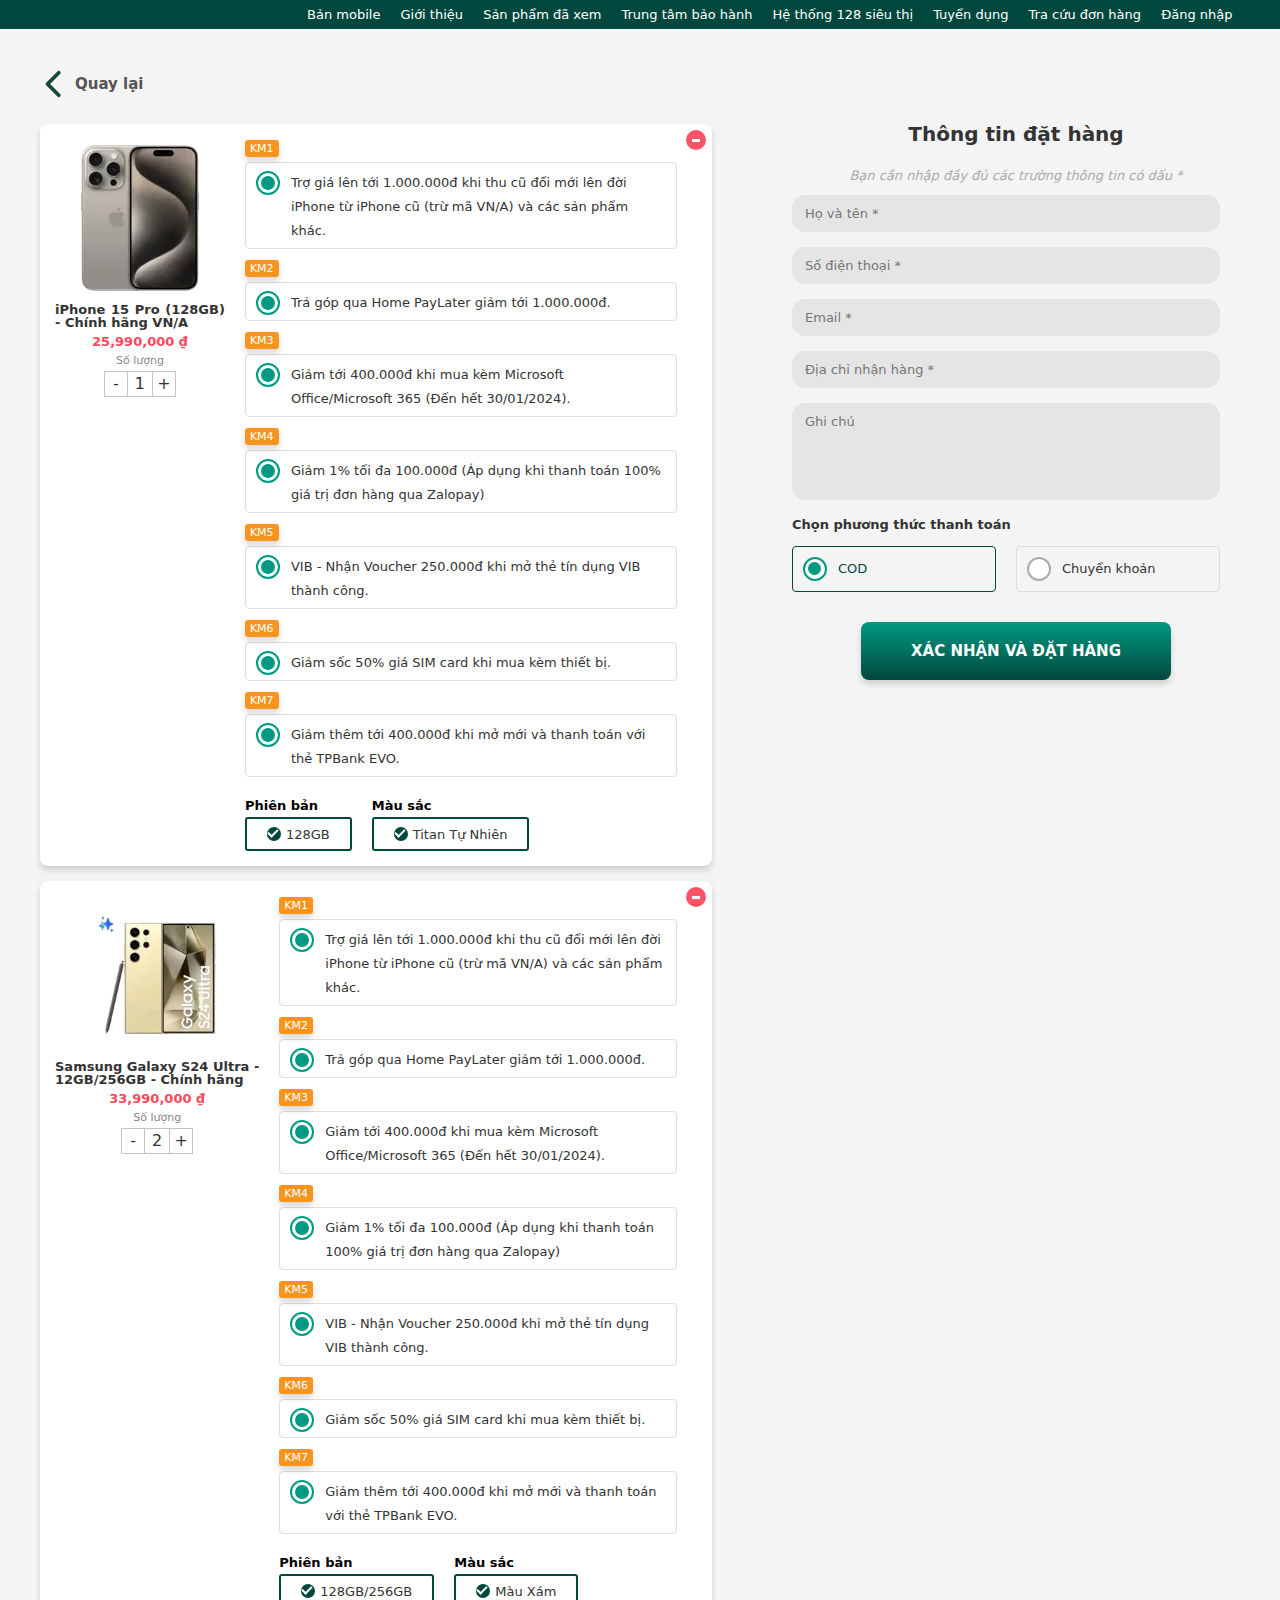
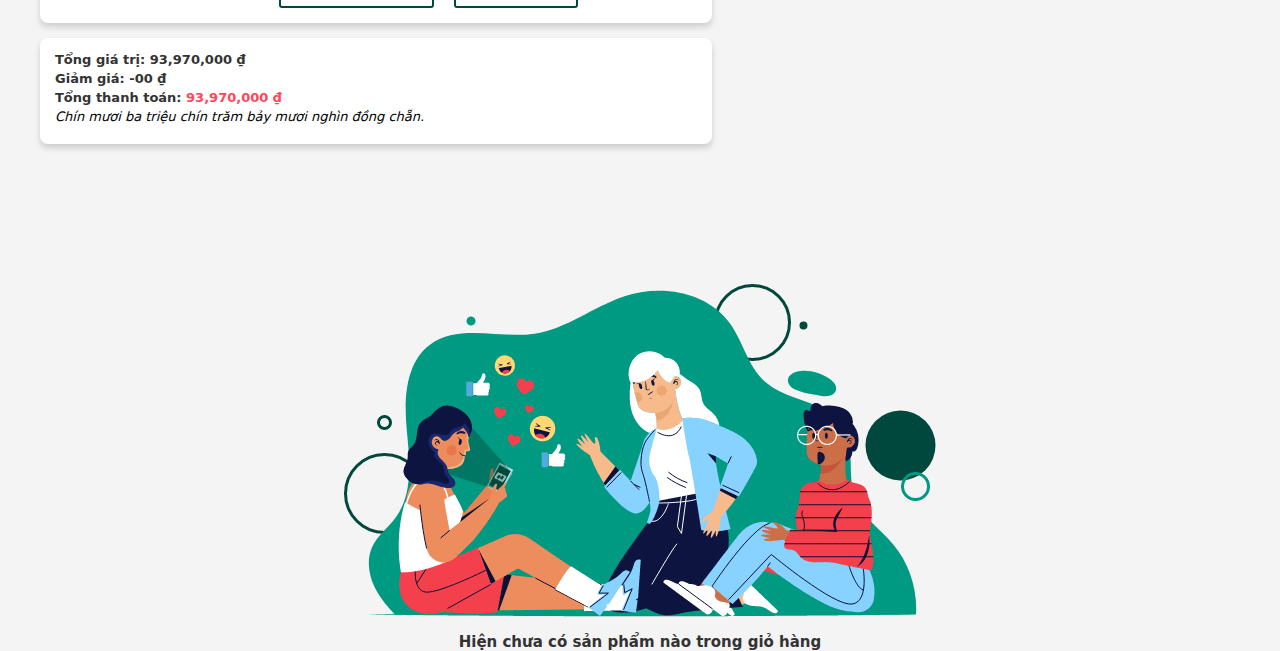
<file: cart.html>
<!DOCTYPE html>
<html lang="en">
    <head>
        <meta charset="UTF-8" />
        <meta name="viewport" content="width=device-width, initial-scale=1.0" />
        <title>Document</title>

        <link rel="stylesheet" href="./assets/css/reset.css" />
        <link rel="stylesheet" href="./assets/css/cart.css" />
    </head>
    <body>
        <header class="header">
            <div class="container header__inner">
                <nav class="header__navbar">
                    <ul class="nav__list">
                        <li class="nav-item">
                            <a href="#!" class="nav-item__link">Bản mobile</a>
                            <a href="introduce.html" class="nav-item__link"
                                >Giới thiệu</a
                            >
                            <a href="#!" class="nav-item__link"
                                >Sản phẩm đã xem</a
                            >
                            <a href="#!" class="nav-item__link"
                                >Trung tâm bảo hành</a
                            >
                            <a href="#!" class="nav-item__link"
                                >Hệ thống 128 siêu thị</a
                            >
                            <a href="#!" class="nav-item__link">Tuyển dụng</a>
                            <a href="#!" class="nav-item__link"
                                >Tra cứu đơn hàng</a
                            >
                            <a href="#!" class="nav-item__link">Đăng nhập</a>
                        </li>
                    </ul>
                </nav>
            </div>
        </header>

        <!-- Back navigation -->
        <div class="container">
            <a href="index.html" class="navigation__back">
                <svg xmlns="http://www.w3.org/2000/svg" viewBox="0 0 320 512">
                    <path
                        fill="currentColor"
                        d="M9.4 233.4c-12.5 12.5-12.5 32.8 0 45.3l192 192c12.5 12.5 32.8 12.5 45.3 0s12.5-32.8 0-45.3L77.3 256 246.6 86.6c12.5-12.5 12.5-32.8 0-45.3s-32.8-12.5-45.3 0l-192 192z"
                    />
                </svg>
                <span class="navigation__back-text">Quay lại</span>
            </a>
        </div>

        <!-- Cart -->
        <main>
            <section class="cart">
                <div class="container">
                    <div class="cart__inner">
                        <!-- Left -->
                        <div class="cart__info">
                            <!-- Cart list -->
                            <ul class="cart__list">
                                <!-- Cart item 1 -->
                                <li class="cart-item">
                                    <div class="cart-item__media">
                                        <figure class="cart-item__img-wrap">
                                            <img
                                                src="./assets/img/iphone-15-pro.webp"
                                                alt=""
                                                class="cart-item__thumb"
                                            />
                                        </figure>
                                        <h3 class="cart-item__name">
                                            iPhone 15 Pro (128GB) - Chính hãng
                                            VN/A
                                        </h3>
                                        <p class="cart-item__price">
                                            <strong>25,990,000 ₫</strong>
                                        </p>
                                        <span class="control-text"
                                            >Số lượng</span
                                        >
                                        <div class="control__group">
                                            <a
                                                href="#!"
                                                class="control__decrease-btn"
                                            >
                                                -
                                            </a>
                                            <span class="control__number-btn"
                                                >1</span
                                            >
                                            <a
                                                href="#!"
                                                class="control__increase-btn"
                                            >
                                                +
                                            </a>
                                        </div>
                                    </div>

                                    <div class="cart-item__info">
                                        <!-- Offer list -->
                                        <ul class="offer__list">
                                            <!-- Offer item 1 -->
                                            <li class="offer-item">
                                                <span
                                                    class="offer-item__number"
                                                >
                                                    KM1
                                                </span>
                                                <div
                                                    class="offer-item__content"
                                                >
                                                    <div
                                                        class="offer-item__decore"
                                                    ></div>
                                                    <p class="offer-item__desc">
                                                        Trợ giá lên tới
                                                        1.000.000đ khi thu cũ
                                                        đổi mới lên đời iPhone
                                                        từ iPhone cũ (trừ mã
                                                        VN/A) và các sản phẩm
                                                        khác.
                                                    </p>
                                                </div>
                                            </li>

                                            <!-- Offer item 2 -->
                                            <li class="offer-item">
                                                <span
                                                    class="offer-item__number"
                                                >
                                                    KM2
                                                </span>
                                                <div
                                                    class="offer-item__content"
                                                >
                                                    <div
                                                        class="offer-item__decore"
                                                    ></div>
                                                    <p class="offer-item__desc">
                                                        Trả góp qua Home
                                                        PayLater giảm tới
                                                        1.000.000đ.
                                                    </p>
                                                </div>
                                            </li>

                                            <!-- Offer item 3 -->
                                            <li class="offer-item">
                                                <span
                                                    class="offer-item__number"
                                                >
                                                    KM3
                                                </span>
                                                <div
                                                    class="offer-item__content"
                                                >
                                                    <div
                                                        class="offer-item__decore"
                                                    ></div>
                                                    <p class="offer-item__desc">
                                                        Giảm tới 400.000đ khi
                                                        mua kèm Microsoft
                                                        Office/Microsoft 365
                                                        (Đến hết 30/01/2024).
                                                    </p>
                                                </div>
                                            </li>

                                            <!-- Offer item 4 -->
                                            <li class="offer-item">
                                                <span
                                                    class="offer-item__number"
                                                >
                                                    KM4
                                                </span>
                                                <div
                                                    class="offer-item__content"
                                                >
                                                    <div
                                                        class="offer-item__decore"
                                                    ></div>
                                                    <p class="offer-item__desc">
                                                        Giảm 1% tối đa 100.000đ
                                                        (Áp dụng khi thanh toán
                                                        100% giá trị đơn hàng
                                                        qua Zalopay)
                                                    </p>
                                                </div>
                                            </li>

                                            <!-- Offer item 5 -->
                                            <li class="offer-item">
                                                <span
                                                    class="offer-item__number"
                                                >
                                                    KM5
                                                </span>
                                                <div
                                                    class="offer-item__content"
                                                >
                                                    <div
                                                        class="offer-item__decore"
                                                    ></div>
                                                    <p class="offer-item__desc">
                                                        VIB - Nhận Voucher
                                                        250.000đ khi mở thẻ tín
                                                        dụng VIB thành công.
                                                    </p>
                                                </div>
                                            </li>

                                            <!-- Offer item 6 -->
                                            <li class="offer-item">
                                                <span
                                                    class="offer-item__number"
                                                >
                                                    KM6
                                                </span>
                                                <div
                                                    class="offer-item__content"
                                                >
                                                    <div
                                                        class="offer-item__decore"
                                                    ></div>
                                                    <p class="offer-item__desc">
                                                        Giảm sốc 50% giá SIM
                                                        card khi mua kèm thiết
                                                        bị.
                                                    </p>
                                                </div>
                                            </li>

                                            <!-- Offer item 7 -->
                                            <li class="offer-item">
                                                <span
                                                    class="offer-item__number"
                                                >
                                                    KM7
                                                </span>
                                                <div
                                                    class="offer-item__content"
                                                >
                                                    <div
                                                        class="offer-item__decore"
                                                    ></div>
                                                    <p class="offer-item__desc">
                                                        Giảm thêm tới 400.000đ
                                                        khi mở mới và thanh toán
                                                        với thẻ TPBank EVO.
                                                    </p>
                                                </div>
                                            </li>
                                        </ul>

                                        <!-- Options -->
                                        <div class="options">
                                            <div class="options-group">
                                                <div class="option__storage">
                                                    <span
                                                        class="options__title"
                                                    >
                                                        Phiên bản
                                                    </span>
                                                    <div
                                                        class="options__type-wrap"
                                                    >
                                                        <div
                                                            class="options-type__decore"
                                                        ></div>
                                                        <p
                                                            class="options__type"
                                                        >
                                                            128GB
                                                        </p>
                                                    </div>
                                                </div>
                                                <div class="option__color">
                                                    <span
                                                        class="options__title"
                                                    >
                                                        Màu sắc
                                                    </span>
                                                    <div
                                                        class="options__type-wrap"
                                                    >
                                                        <div
                                                            class="options-type__decore"
                                                        ></div>
                                                        <p
                                                            class="options__type"
                                                        >
                                                            Titan Tự Nhiên
                                                        </p>
                                                    </div>
                                                </div>
                                            </div>
                                        </div>
                                    </div>

                                    <a href="#!" class="cart-item__delete"></a>
                                </li>

                                <!-- Cart item 2 -->
                                <li class="cart-item">
                                    <div class="cart-item__media">
                                        <figure class="cart-item__img-wrap">
                                            <img
                                                src="./assets/img/s24-ultra-vang.webp"
                                                alt=""
                                                class="cart-item__thumb"
                                            />
                                        </figure>
                                        <h3 class="cart-item__name">
                                            Samsung Galaxy S24 Ultra -
                                            12GB/256GB - Chính hãng
                                        </h3>
                                        <p class="cart-item__price">
                                            <strong>33,990,000 ₫</strong>
                                        </p>
                                        <span class="control-text"
                                            >Số lượng</span
                                        >
                                        <div class="control__group">
                                            <a
                                                href="#!"
                                                class="control__decrease-btn"
                                            >
                                                -
                                            </a>
                                            <span class="control__number-btn"
                                                >2</span
                                            >
                                            <a
                                                href="#!"
                                                class="control__increase-btn"
                                            >
                                                +
                                            </a>
                                        </div>
                                    </div>

                                    <div class="cart-item__info">
                                        <!-- Offer list -->
                                        <ul class="offer__list">
                                            <!-- Offer item 1 -->
                                            <li class="offer-item">
                                                <span
                                                    class="offer-item__number"
                                                >
                                                    KM1
                                                </span>
                                                <div
                                                    class="offer-item__content"
                                                >
                                                    <div
                                                        class="offer-item__decore"
                                                    ></div>
                                                    <p class="offer-item__desc">
                                                        Trợ giá lên tới
                                                        1.000.000đ khi thu cũ
                                                        đổi mới lên đời iPhone
                                                        từ iPhone cũ (trừ mã
                                                        VN/A) và các sản phẩm
                                                        khác.
                                                    </p>
                                                </div>
                                            </li>

                                            <!-- Offer item 2 -->
                                            <li class="offer-item">
                                                <span
                                                    class="offer-item__number"
                                                >
                                                    KM2
                                                </span>
                                                <div
                                                    class="offer-item__content"
                                                >
                                                    <div
                                                        class="offer-item__decore"
                                                    ></div>
                                                    <p class="offer-item__desc">
                                                        Trả góp qua Home
                                                        PayLater giảm tới
                                                        1.000.000đ.
                                                    </p>
                                                </div>
                                            </li>

                                            <!-- Offer item 3 -->
                                            <li class="offer-item">
                                                <span
                                                    class="offer-item__number"
                                                >
                                                    KM3
                                                </span>
                                                <div
                                                    class="offer-item__content"
                                                >
                                                    <div
                                                        class="offer-item__decore"
                                                    ></div>
                                                    <p class="offer-item__desc">
                                                        Giảm tới 400.000đ khi
                                                        mua kèm Microsoft
                                                        Office/Microsoft 365
                                                        (Đến hết 30/01/2024).
                                                    </p>
                                                </div>
                                            </li>

                                            <!-- Offer item 4 -->
                                            <li class="offer-item">
                                                <span
                                                    class="offer-item__number"
                                                >
                                                    KM4
                                                </span>
                                                <div
                                                    class="offer-item__content"
                                                >
                                                    <div
                                                        class="offer-item__decore"
                                                    ></div>
                                                    <p class="offer-item__desc">
                                                        Giảm 1% tối đa 100.000đ
                                                        (Áp dụng khi thanh toán
                                                        100% giá trị đơn hàng
                                                        qua Zalopay)
                                                    </p>
                                                </div>
                                            </li>

                                            <!-- Offer item 5 -->
                                            <li class="offer-item">
                                                <span
                                                    class="offer-item__number"
                                                >
                                                    KM5
                                                </span>
                                                <div
                                                    class="offer-item__content"
                                                >
                                                    <div
                                                        class="offer-item__decore"
                                                    ></div>
                                                    <p class="offer-item__desc">
                                                        VIB - Nhận Voucher
                                                        250.000đ khi mở thẻ tín
                                                        dụng VIB thành công.
                                                    </p>
                                                </div>
                                            </li>

                                            <!-- Offer item 6 -->
                                            <li class="offer-item">
                                                <span
                                                    class="offer-item__number"
                                                >
                                                    KM6
                                                </span>
                                                <div
                                                    class="offer-item__content"
                                                >
                                                    <div
                                                        class="offer-item__decore"
                                                    ></div>
                                                    <p class="offer-item__desc">
                                                        Giảm sốc 50% giá SIM
                                                        card khi mua kèm thiết
                                                        bị.
                                                    </p>
                                                </div>
                                            </li>

                                            <!-- Offer item 7 -->
                                            <li class="offer-item">
                                                <span
                                                    class="offer-item__number"
                                                >
                                                    KM7
                                                </span>
                                                <div
                                                    class="offer-item__content"
                                                >
                                                    <div
                                                        class="offer-item__decore"
                                                    ></div>
                                                    <p class="offer-item__desc">
                                                        Giảm thêm tới 400.000đ
                                                        khi mở mới và thanh toán
                                                        với thẻ TPBank EVO.
                                                    </p>
                                                </div>
                                            </li>
                                        </ul>

                                        <!-- Options -->
                                        <div class="options">
                                            <div class="options-group">
                                                <div class="option__storage">
                                                    <span
                                                        class="options__title"
                                                    >
                                                        Phiên bản
                                                    </span>
                                                    <div
                                                        class="options__type-wrap"
                                                    >
                                                        <div
                                                            class="options-type__decore"
                                                        ></div>
                                                        <p
                                                            class="options__type"
                                                        >
                                                            128GB/256GB
                                                        </p>
                                                    </div>
                                                </div>
                                                <div class="option__color">
                                                    <span
                                                        class="options__title"
                                                    >
                                                        Màu sắc
                                                    </span>
                                                    <div
                                                        class="options__type-wrap"
                                                    >
                                                        <div
                                                            class="options-type__decore"
                                                        ></div>
                                                        <p
                                                            class="options__type"
                                                        >
                                                            Màu Xám
                                                        </p>
                                                    </div>
                                                </div>
                                            </div>
                                        </div>
                                    </div>

                                    <a href="#!" class="cart-item__delete"></a>
                                </li>
                            </ul>

                            <!-- Cart total -->
                            <div class="cart__total">
                                <p class="cart__total-value">
                                    Tổng giá trị:
                                    <strong>93,970,000 ₫</strong>
                                </p>
                                <p class="cart__total__discount">
                                    Giảm giá: -00 ₫
                                </p>
                                <p class="cart__total-payment">
                                    Tổng thanh toán:
                                    <strong>93,970,000 ₫</strong>
                                </p>
                                <p class="cart__total-desc">
                                    Chín mươi ba triệu chín trăm bảy mươi nghìn
                                    đồng chẵn.
                                </p>
                            </div>
                        </div>

                        <!-- Right -->
                        <section class="cart__right">
                            <div class="cart__right-wrap">
                                <h2 class="section-heading">
                                    Thông tin đặt hàng
                                </h2>
                                <p class="section-desc">
                                    Bạn cần nhập đầy đủ các trường thông tin có
                                    dấu *
                                </p>
                            </div>
                            <form
                                id="cart__form"
                                class="cart__form"
                                method="post"
                            >
                                <div class="form-group">
                                    <input
                                        type="text"
                                        name="name"
                                        id="name"
                                        class="form-input"
                                        placeholder="Họ và tên *"
                                        minlength="6"
                                        required
                                    />
                                </div>

                                <div class="form-group">
                                    <input
                                        type="tel"
                                        name="phone"
                                        id="phone"
                                        class="form-input"
                                        placeholder="Số điện thoại *"
                                        required
                                    />
                                </div>

                                <div class="form-group">
                                    <input
                                        type="email"
                                        name="email"
                                        id="email"
                                        class="form-input"
                                        placeholder="Email *"
                                    />
                                </div>

                                <!-- <p class="form-of-receipt">
                                    Hình thức nhận hàng
                                </p> -->

                                <div class="form-group">
                                    <input
                                        type="text"
                                        name="guest-address"
                                        id="personalAddress"
                                        class="form-input"
                                        placeholder="Địa chỉ nhận hàng *"
                                    />
                                </div>

                                <!-- Text area -->
                                <div class="form-group">
                                    <textarea
                                        name="note"
                                        id="note"
                                        class="form-textarea"
                                        cols="30"
                                        rows="5"
                                        spellcheck="false"
                                        minlength="15"
                                        placeholder="Ghi chú"
                                    ></textarea>
                                </div>

                                <p class="payment-label">
                                    Chọn phương thức thanh toán
                                </p>

                                <!-- Radio group -->
                                <div class="form-radio__row">
                                    <div class="radio-btn">
                                        <input
                                            type="radio"
                                            name="payment"
                                            id="cod-payment"
                                            value="cod"
                                            hidden
                                            checked
                                        />
                                        <label
                                            for="cod-payment"
                                            class="form-radio__label"
                                        >
                                            COD
                                        </label>
                                    </div>
                                    <div class="radio-btn">
                                        <input
                                            type="radio"
                                            name="payment"
                                            id="banking-payment"
                                            value="banking"
                                            hidden
                                        />
                                        <label
                                            for="banking-payment"
                                            class="form-radio__label"
                                        >
                                            Chuyển khoản
                                        </label>
                                    </div>
                                </div>

                                <!-- Submit btn -->
                                <div class="control-submit__btn">
                                    <button type="submit" class="form-submit">
                                        XÁC NHẬN VÀ ĐẶT HÀNG
                                    </button>
                                </div>
                            </form>
                        </section>
                    </div>
                </div>
            </section>
        </main>

        <!-- No item in cart -->
        <div class="no-item-wrapper">
            <figure class="no-item__img-wrap">
                <img
                    src="./assets/img/no-item.png"
                    alt=""
                    class="no-item__img"
                />
            </figure>
            <p class="no-item__desc">
                Hiện chưa có sản phẩm nào trong giỏ hàng
            </p>
        </div>

        <!-- Loai ky tu thua text area -->
        <script>
            //Xoa bo ky tu thua trong text area
            document.addEventListener("DOMContentLoaded", function () {
                var form = document.getElementById("cart__form");

                form.addEventListener("submit", function (event) {
                    var noteTextarea = document.getElementById("note");

                    var cleanedNote = noteTextarea.value
                        .replace(/\s+/g, " ")
                        .trim();

                    noteTextarea.value = cleanedNote;
                });
            });
        </script>
    </body>
</html>
</file>
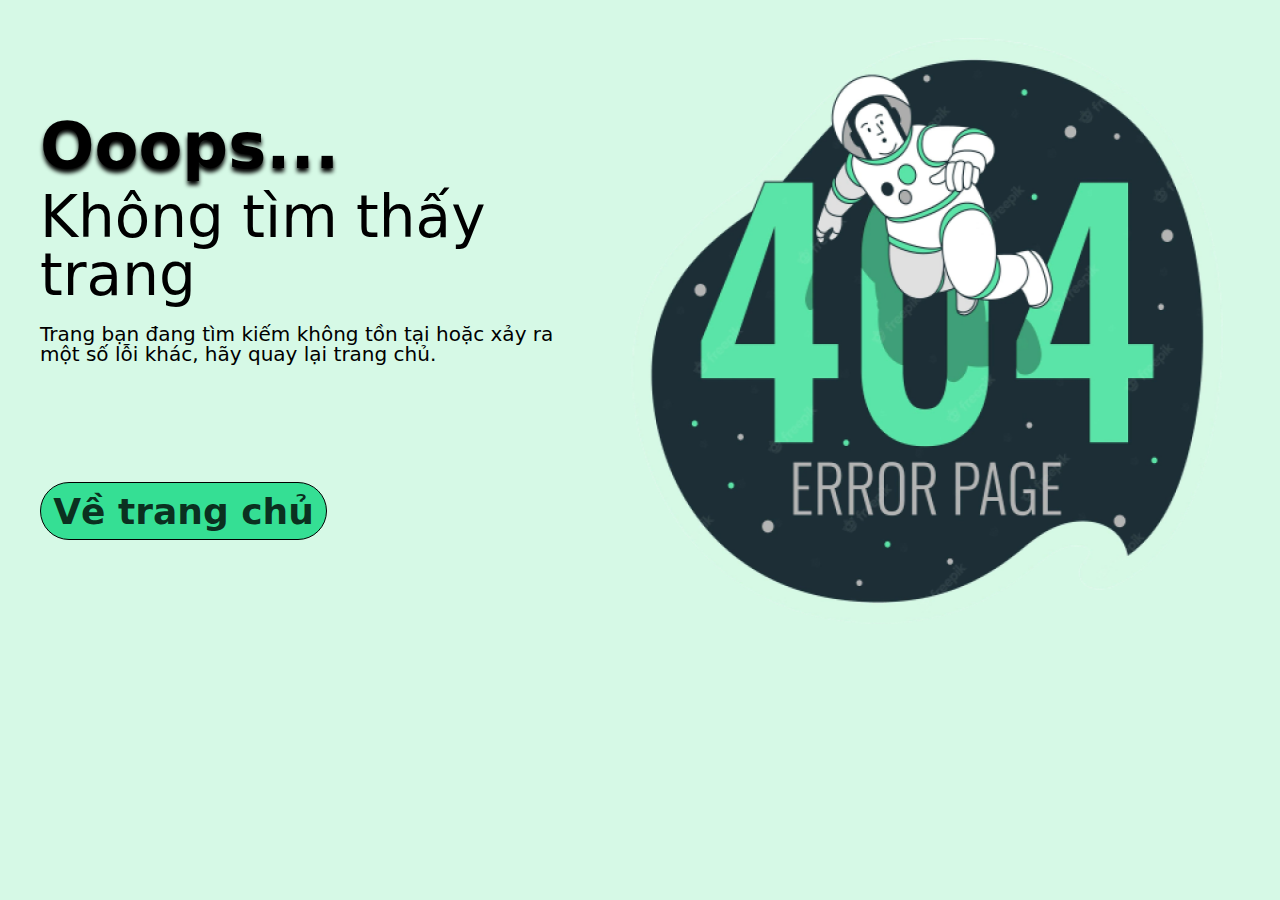
<file: error-page.html>
<!DOCTYPE html>
<html lang="en">
    <head>
        <meta charset="UTF-8" />
        <meta name="viewport" content="width=device-width, initial-scale=1.0" />
        <title>Error page</title>
        <link rel="stylesheet" href="./assets/css/reset.css" />
        <style>
            main {
                background: #d6f9e6;
                width: 100%;
                height: 100vh;
            }

            * {
                box-sizing: border-box;
            }

            html {
                font-size: 62.5%;
            }

            body {
                font-family: system-ui, -apple-system, BlinkMacSystemFont,
                    "Segoe UI", Roboto, Oxygen, Ubuntu, Cantarell, "Open Sans",
                    "Helvetica Neue", sans-serif;
                font-size: 1.6rem;
            }

            .container {
                width: 1200px;
                max-width: 100%;
                margin: 0 auto;
            }

            .hero__inner {
                display: flex;
                align-items: center;
            }

            .hero-content b {
                font-size: 6.4rem;
                font-weight: bold;
                color: #000;
                text-shadow: 0 4px 4px #000;
            }

            .hero-content__heading {
                margin-top: 10px;
                font-size: 5.8rem;
                color: #000;
            }

            .hero-content__desc {
                width: 542px;
                margin-top: 20px;
                font-size: 2rem;
            }

            .back__btn {
                display: inline-block;
                margin-top: 118px;
                width: 287px;
                height: 58px;
                line-height: 58px;
                background: #35df94;
                text-align: center;
                font-size: 3.6rem;
                font-weight: bold;
                border: 1px solid #000;
                border-radius: 99px;
                color: #000c;
                transition: opacity ease-in 0.25s, color ease-in 0.25s;
            }

            .back__btn:hover {
                opacity: 0.9;
                color: #fff;
            }

            .hero__media {
                width: 654px;
                height: 654px;
            }

            .hero__media-img {
                width: 100%;
                height: 100%;
            }
        </style>
    </head>
    <body>
        <main>
            <div class="container">
                <div class="hero__inner">
                    <div class="hero-content">
                        <b> Ooops... </b>
                        <h1 class="hero-content__heading">
                            Không tìm thấy trang
                        </h1>
                        <p class="hero-content__desc">
                            Trang bạn đang tìm kiếm không tồn tại hoặc xảy ra
                            một số lỗi khác, hãy quay lại trang chủ.
                        </p>
                        <a href="index.html" class="back__btn">Về trang chủ</a>
                    </div>
                    <figure class="hero__media">
                        <img
                            src="./assets/img/error-page.png"
                            alt="404 ERROR Page"
                            class="hero__media-img"
                        />
                    </figure>
                </div>
            </div>
        </main>
    </body>
</html>
</file>
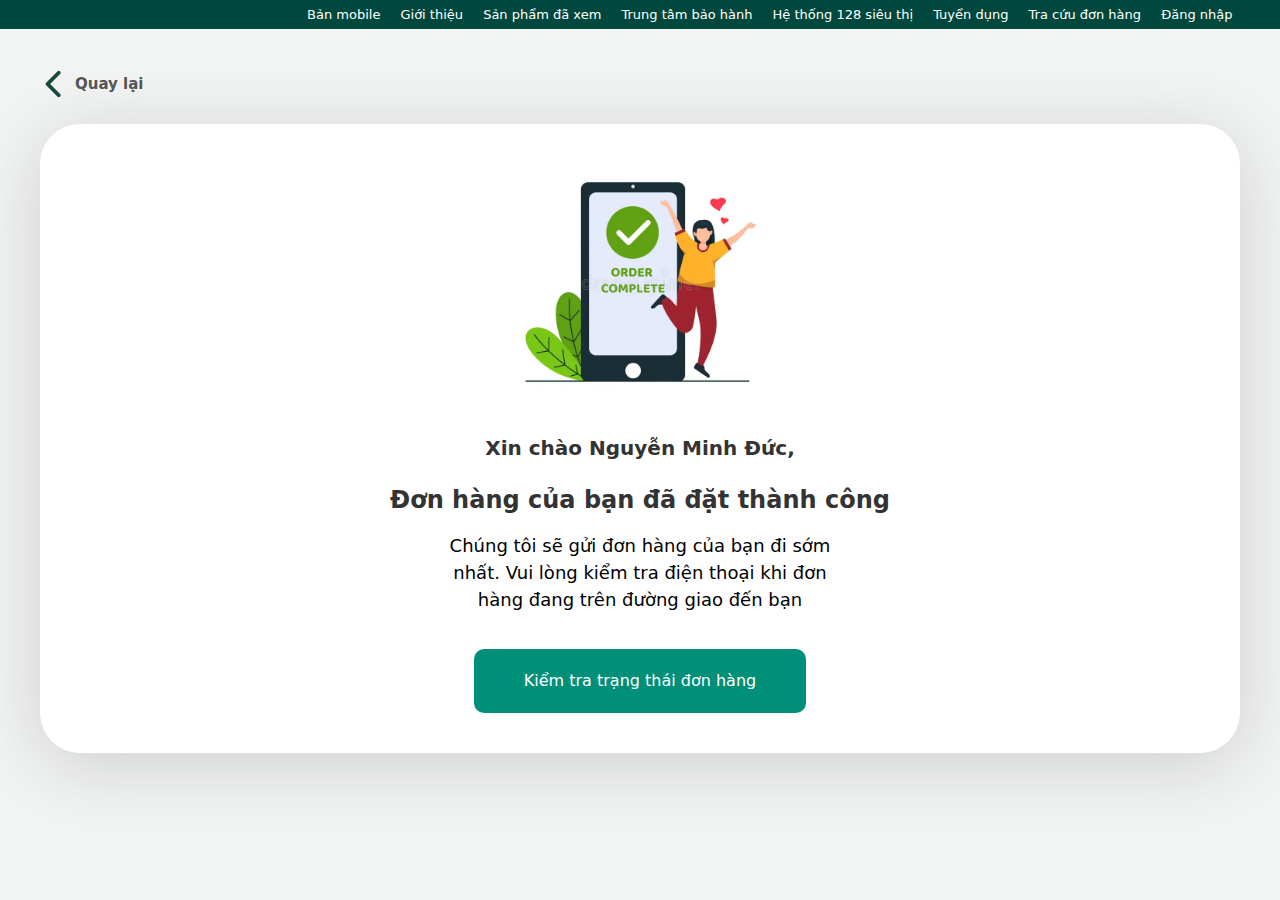
<file: order-confirmed.html>
<!DOCTYPE html>
<html lang="en">
    <head>
        <meta charset="UTF-8" />
        <meta name="viewport" content="width=device-width, initial-scale=1.0" />
        <title>Order confirmed</title>
        <link rel="stylesheet" href="./assets/css/reset.css" />
        <link rel="stylesheet" href="./assets/css/cart.css" />

        <style>
            :root {
                --text-color: #333;
            }

            body {
                background: #f3f5f4;
            }

            .container {
                width: 1200px;
                max-width: 100%;
                margin: 0 auto;
            }

            .order-decore__img {
                width: 310px;
                height: 310px;
            }

            .content__inner {
                display: flex;
                flex-direction: column;
                align-items: center;
                padding-bottom: 40px;
                background: #fff;
                border-radius: 40px;
                box-shadow: 0px 12px 74px 0px rgba(91, 91, 91, 0.25);
            }

            .block-info {
                display: flex;
                flex-direction: column;
                align-items: center;
                margin-top: 4px;
            }

            .welcome-text {
                font-size: 2rem;
                font-weight: 600;
                color: var(--text-color);
            }

            .order-confirm__title {
                margin-top: 30px;
                font-size: 2.4rem;
                font-weight: 700;
                color: var(--text-color);
            }

            .order-confirm__desc {
                width: 400px;
                margin-top: 20px;
                font-size: 1.8rem;
                text-align: center;
                line-height: 1.5;
            }

            .order-confirm__link {
                margin-top: 36px;
                display: inline-block;
                padding: 24px 50px;
                background: #008f78;
                color: #fff;
                border-radius: 10px;
            }

            .order-confirm__link:hover {
                opacity: 0.9;
            }
        </style>
    </head>
    <body>
        <header class="header">
            <div class="container header__inner">
                <nav class="header__navbar">
                    <ul class="nav__list">
                        <li class="nav-item">
                            <a href="#!" class="nav-item__link">Bản mobile</a>
                            <a href="introduce.html" class="nav-item__link"
                                >Giới thiệu</a
                            >
                            <a href="#!" class="nav-item__link"
                                >Sản phẩm đã xem</a
                            >
                            <a href="#!" class="nav-item__link"
                                >Trung tâm bảo hành</a
                            >
                            <a href="#!" class="nav-item__link"
                                >Hệ thống 128 siêu thị</a
                            >
                            <a href="#!" class="nav-item__link">Tuyển dụng</a>
                            <a href="#!" class="nav-item__link"
                                >Tra cứu đơn hàng</a
                            >
                            <a href="#!" class="nav-item__link">Đăng nhập</a>
                        </li>
                    </ul>
                </nav>
            </div>
        </header>

        <!-- Back navigation -->
        <div class="container">
            <a href="javascript:history.back()" class="navigation__back">
                <svg xmlns="http://www.w3.org/2000/svg" viewBox="0 0 320 512">
                    <path
                        fill="currentColor"
                        d="M9.4 233.4c-12.5 12.5-12.5 32.8 0 45.3l192 192c12.5 12.5 32.8 12.5 45.3 0s12.5-32.8 0-45.3L77.3 256 246.6 86.6c12.5-12.5 12.5-32.8 0-45.3s-32.8-12.5-45.3 0l-192 192z"
                    />
                </svg>
                <span class="navigation__back-text">Quay lại</span>
            </a>
        </div>

        <div class="container">
            <div class="content__inner">
                <img
                    src="./assets/img/order-successful.webp"
                    alt=""
                    class="order-decore__img"
                />

                <section class="block-info">
                    <span class="welcome-text">Xin chào Nguyễn Minh Đức,</span>
                    <h1 class="order-confirm__title">
                        Đơn hàng của bạn đã đặt thành công
                    </h1>
                    <p class="order-confirm__desc">
                        Chúng tôi sẽ gửi đơn hàng của bạn đi sớm nhất. Vui lòng
                        kiểm tra điện thoại khi đơn hàng đang trên đường giao
                        đến bạn
                    </p>
                </section>

                <a href="order.html" class="order-confirm__link">
                    Kiểm tra trạng thái đơn hàng
                </a>
            </div>
        </div>
    </body>
</html>
</file>
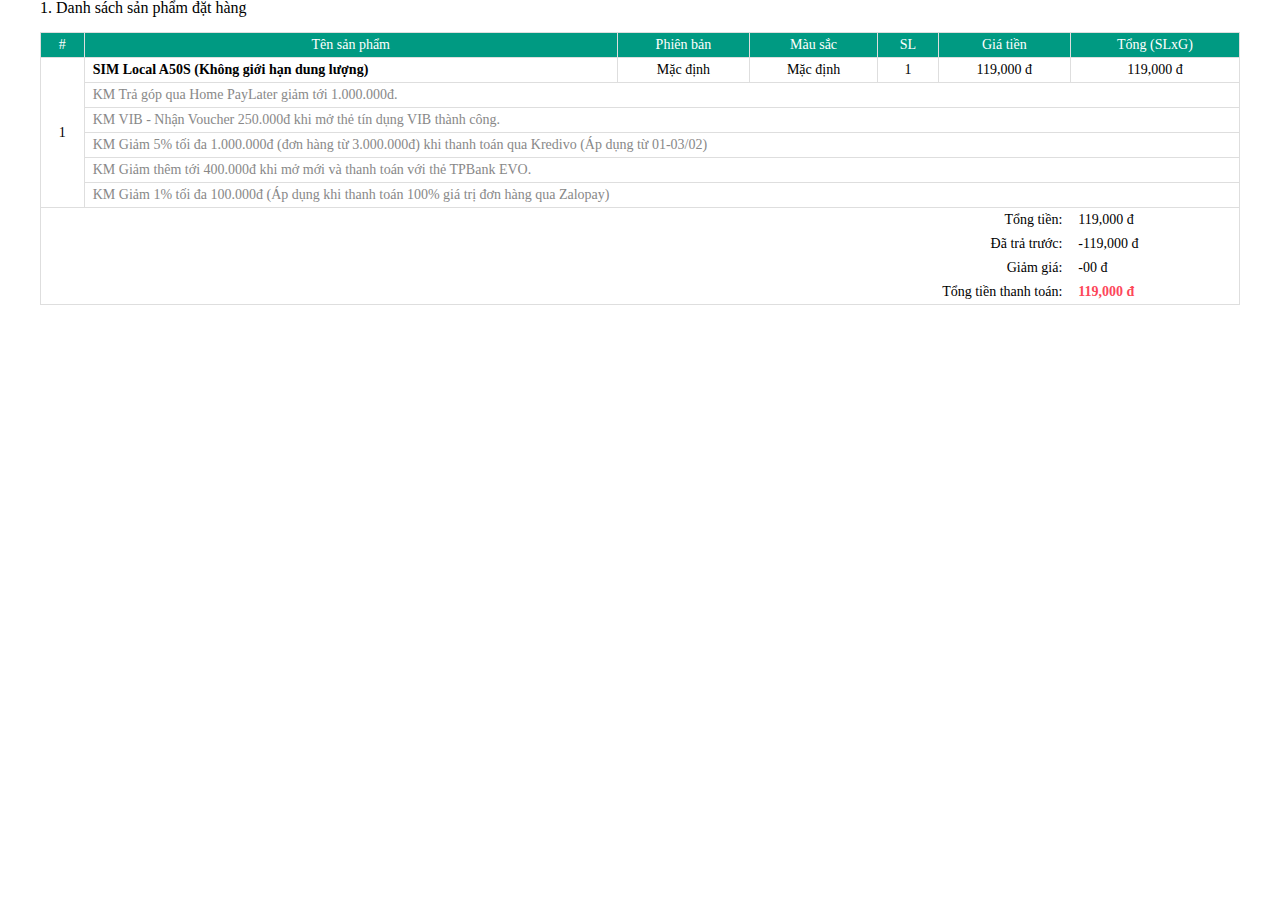
<file: order-list.html>
<!DOCTYPE html>
<html lang="en">
    <head>
        <meta charset="UTF-8" />
        <meta name="viewport" content="width=device-width, initial-scale=1.0" />
        <title>Order list</title>
        <link rel="stylesheet" href="./assets/css/reset.css" />
        <style>
            * {
                box-sizing: border-box;
            }

            html {
                font-size: 62.5%;
            }

            body {
                font-size: 1.6rem;
            }

            .content {
                width: 1200px;
                max-width: calc(100% - 48px);
                margin: 0 auto;
            }

            .order-info__table {
                margin-top: 16px;
                width: 100%;
                font-size: 1.4rem;
                color: var(--text-color);
                border-collapse: collapse;
            }

            .table-product {
                padding: 5px 8px;
                border: 1px solid #dedede;
            }

            .table-product th {
                color: #fff;
                background: #009a82;
            }

            .table-product th,
            .table-product td {
                border: 1px solid #dedede;
                padding: 5px 8px;
            }

            .table-product th {
                text-align: center;
            }

            .table-product td.center-text {
                text-align: center;
            }

            .align-td {
                text-align: center;
                vertical-align: middle;
            }

            td .bold-text {
                font-weight: 700;
            }

            .text-darkgray {
                color: #888;
            }

            td .text-red {
                color: #fd475a;
                font-weight: 700;
            }

            tr.no-border,
            tr.no-border td {
                border: none;
            }

            .align-right {
                text-align: right;
            }
        </style>
    </head>
    <body>
        <div class="content">
            <div class="order-info">
                <h3 class="order-info__heading">
                    1. Danh sách sản phẩm đặt hàng
                </h3>
                <table class="order-info__table table-product">
                    <thead>
                        <tr>
                            <th>#</th>
                            <th>Tên sản phẩm</th>
                            <th>Phiên bản</th>
                            <th>Màu sắc</th>
                            <th>SL</th>
                            <th>Giá tiền</th>
                            <th>Tổng (SLxG)</th>
                        </tr>
                    </thead>
                    <tbody>
                        <tr>
                            <td rowspan="6" class="align-td">1</td>
                            <td>
                                <strong class="bold-text">
                                    SIM Local A50S (Không giới hạn dung lượng)
                                </strong>
                            </td>
                            <td class="center-text">Mặc định</td>
                            <td class="center-text">Mặc định</td>
                            <td class="center-text">1</td>
                            <td class="center-text">119,000 đ</td>
                            <td class="center-text">119,000 đ</td>
                        </tr>
                        <tr class="text-darkgray">
                            <td colspan="6">
                                KM Trả góp qua Home PayLater giảm tới
                                1.000.000đ.
                            </td>
                        </tr>
                        <tr class="text-darkgray">
                            <td colspan="6">
                                KM VIB - Nhận Voucher 250.000đ khi mở thẻ tín
                                dụng VIB thành công.
                            </td>
                        </tr>
                        <tr class="text-darkgray">
                            <td colspan="6">
                                KM Giảm 5% tối đa 1.000.000đ (đơn hàng từ
                                3.000.000đ) khi thanh toán qua Kredivo (Áp dụng
                                từ 01-03/02)
                            </td>
                        </tr>
                        <tr class="text-darkgray">
                            <td colspan="6">
                                KM Giảm thêm tới 400.000đ khi mở mới và thanh
                                toán với thẻ TPBank EVO.
                            </td>
                        </tr>
                        <tr class="text-darkgray">
                            <td colspan="6">
                                KM Giảm 1% tối đa 100.000đ (Áp dụng khi thanh
                                toán 100% giá trị đơn hàng qua Zalopay)
                            </td>
                        </tr>
                        <tr class="no-border">
                            <td colspan="6" class="align-right">Tổng tiền:</td>
                            <td>119,000 đ</td>
                        </tr>
                        <tr class="no-border">
                            <td colspan="6" class="align-right">
                                Đã trả trước:
                            </td>
                            <td>-119,000 đ</td>
                        </tr>
                        <tr class="no-border">
                            <td colspan="6" class="align-right">Giảm giá:</td>
                            <td>-00 đ</td>
                        </tr>
                        <tr class="no-border">
                            <td colspan="6" class="align-right">
                                Tổng tiền thanh toán:
                            </td>
                            <td>
                                <strong class="text-red">119,000 đ</strong>
                            </td>
                        </tr>
                    </tbody>
                </table>
            </div>
        </div>
    </body>
</html>
</file>
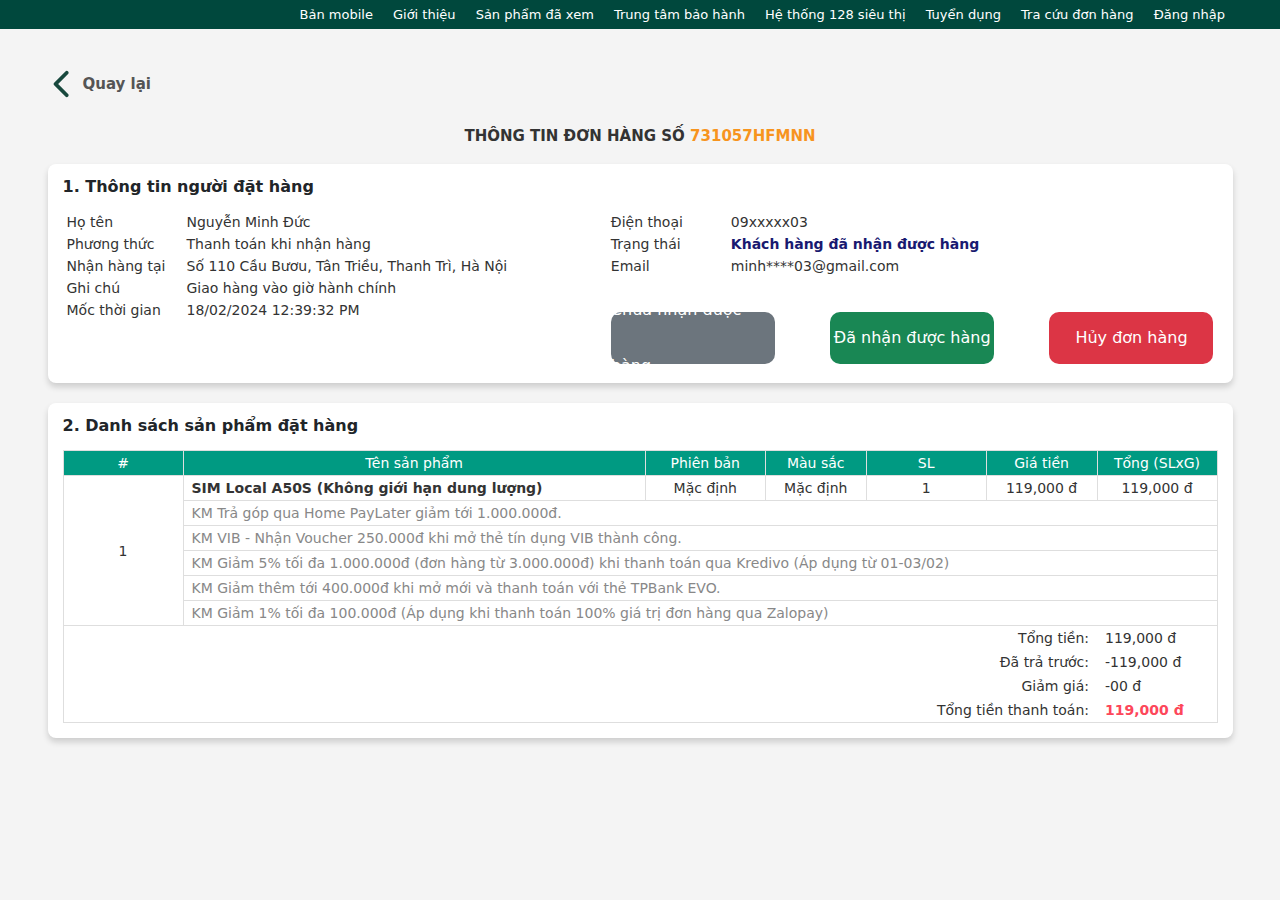
<file: order.html>
<!DOCTYPE html>
<html lang="en">
    <head>
        <meta charset="UTF-8" />
        <meta name="viewport" content="width=device-width, initial-scale=1.0" />
        <title>Order</title>

        <link
            href="https://cdn.jsdelivr.net/npm/bootstrap@5.3.3/dist/css/bootstrap.min.css"
            rel="stylesheet"
            integrity="sha384-QWTKZyjpPEjISv5WaRU9OFeRpok6YctnYmDr5pNlyT2bRjXh0JMhjY6hW+ALEwIH"
            crossorigin="anonymous"
        />
        <script
            src="https://cdn.jsdelivr.net/npm/bootstrap@5.3.3/dist/js/bootstrap.bundle.min.js"
            integrity="sha384-YvpcrYf0tY3lHB60NNkmXc5s9fDVZLESaAA55NDzOxhy9GkcIdslK1eN7N6jIeHz"
            crossorigin="anonymous"
        ></script>
        <link rel="stylesheet" href="./assets/css/reset.css" />
        <link rel="stylesheet" href="./assets/css/cart.css" />
        <link rel="stylesheet" href="./assets/css/order.css" />
    </head>
    <body>
        <header class="header">
            <div class="container header__inner">
                <nav class="header__navbar">
                    <ul class="nav__list">
                        <li class="nav-item">
                            <a href="#!" class="nav-item__link">Bản mobile</a>
                            <a href="introduce.html" class="nav-item__link"
                                >Giới thiệu</a
                            >
                            <a href="#!" class="nav-item__link"
                                >Sản phẩm đã xem</a
                            >
                            <a href="#!" class="nav-item__link"
                                >Trung tâm bảo hành</a
                            >
                            <a href="#!" class="nav-item__link"
                                >Hệ thống 128 siêu thị</a
                            >
                            <a href="#!" class="nav-item__link">Tuyển dụng</a>
                            <a href="#!" class="nav-item__link"
                                >Tra cứu đơn hàng</a
                            >
                            <a href="#!" class="nav-item__link">Đăng nhập</a>
                        </li>
                    </ul>
                </nav>
            </div>
        </header>

        <!-- Back navigation -->
        <div class="container">
            <a href="index.html" class="navigation__back">
                <svg xmlns="http://www.w3.org/2000/svg" viewBox="0 0 320 512">
                    <path
                        fill="currentColor"
                        d="M9.4 233.4c-12.5 12.5-12.5 32.8 0 45.3l192 192c12.5 12.5 32.8 12.5 45.3 0s12.5-32.8 0-45.3L77.3 256 246.6 86.6c12.5-12.5 12.5-32.8 0-45.3s-32.8-12.5-45.3 0l-192 192z"
                    />
                </svg>
                <span class="navigation__back-text">Quay lại</span>
            </a>
        </div>

        <main>
            <div class="container">
                <h2 class="label-info">
                    THÔNG TIN ĐƠN HÀNG SỐ
                    <strong>731057HFMNN</strong>
                </h2>

                <div class="order-info">
                    <h3 class="order-info__heading">
                        1. Thông tin người đặt hàng
                    </h3>
                    <table class="order-info__table">
                        <tbody>
                            <tr>
                                <td>Họ tên</td>
                                <td>Nguyễn Minh Đức</td>
                                <td>Điện thoại</td>
                                <td>09xxxxx03</td>
                            </tr>
                            <tr>
                                <td>Phương thức</td>
                                <td>Thanh toán khi nhận hàng</td>
                                <td>Trạng thái</td>
                                <td colspan="3">
                                    <strong class="order-info__table-status">
                                        Khách hàng đã nhận được hàng
                                    </strong>
                                </td>
                            </tr>
                            <tr>
                                <td>Nhận hàng tại</td>
                                <td>
                                    Số 110 Cầu Bươu, Tân Triều, Thanh Trì, Hà
                                    Nội
                                </td>
                                <!-- <td>Chi tiết hóa đơn</td>
                                <td colspan="3">Xem tại đây</td> -->
                                <td>Email</td>
                                <td colspan="3">minh****03@gmail.com</td>
                            </tr>
                            <tr>
                                <td>Ghi chú</td>
                                <td colspan="5">
                                    Giao hàng vào giờ hành chính
                                </td>
                            </tr>
                            <tr>
                                <td>Mốc thời gian</td>
                                <td>18/02/2024 12:39:32 PM</td>
                                <td colspan="4">
                                    <div class="btn-group">
                                        <a
                                            href="#!"
                                            class="btn-confirm btn-confirm--warning"
                                        >
                                            Chưa nhận được hàng
                                        </a>
                                        <a
                                            href="#!"
                                            class="btn-confirm btn-confirm--success"
                                            >Đã nhận được hàng</a
                                        >
                                        <a
                                            href="#!"
                                            class="btn-confirm btn-confirm--danger"
                                            data-bs-target="#exampleModal"
                                            data-bs-toggle="modal"
                                            >Hủy đơn hàng</a
                                        >
                                    </div>
                                </td>
                            </tr>
                        </tbody>
                    </table>
                </div>

                <div class="order-info">
                    <h3 class="order-info__heading">
                        2. Danh sách sản phẩm đặt hàng
                    </h3>
                    <table class="order-info__table table-product">
                        <thead>
                            <tr>
                                <th>#</th>
                                <th>Tên sản phẩm</th>
                                <th>Phiên bản</th>
                                <th>Màu sắc</th>
                                <th>SL</th>
                                <th>Giá tiền</th>
                                <th>Tổng (SLxG)</th>
                            </tr>
                        </thead>
                        <tbody>
                            <tr>
                                <td rowspan="6" class="align-td">1</td>
                                <td>
                                    <strong class="bold-text">
                                        SIM Local A50S (Không giới hạn dung
                                        lượng)
                                    </strong>
                                </td>
                                <td class="center-text">Mặc định</td>
                                <td class="center-text">Mặc định</td>
                                <td class="center-text">1</td>
                                <td class="center-text">119,000 đ</td>
                                <td class="center-text">119,000 đ</td>
                            </tr>
                            <tr class="text-darkgray">
                                <td colspan="6">
                                    KM Trả góp qua Home PayLater giảm tới
                                    1.000.000đ.
                                </td>
                            </tr>
                            <tr class="text-darkgray">
                                <td colspan="6">
                                    KM VIB - Nhận Voucher 250.000đ khi mở thẻ
                                    tín dụng VIB thành công.
                                </td>
                            </tr>
                            <tr class="text-darkgray">
                                <td colspan="6">
                                    KM Giảm 5% tối đa 1.000.000đ (đơn hàng từ
                                    3.000.000đ) khi thanh toán qua Kredivo (Áp
                                    dụng từ 01-03/02)
                                </td>
                            </tr>
                            <tr class="text-darkgray">
                                <td colspan="6">
                                    KM Giảm thêm tới 400.000đ khi mở mới và
                                    thanh toán với thẻ TPBank EVO.
                                </td>
                            </tr>
                            <tr class="text-darkgray">
                                <td colspan="6">
                                    KM Giảm 1% tối đa 100.000đ (Áp dụng khi
                                    thanh toán 100% giá trị đơn hàng qua
                                    Zalopay)
                                </td>
                            </tr>
                            <tr class="no-border">
                                <td colspan="6" class="align-right">
                                    Tổng tiền:
                                </td>
                                <td>119,000 đ</td>
                            </tr>
                            <tr class="no-border">
                                <td colspan="6" class="align-right">
                                    Đã trả trước:
                                </td>
                                <td>-119,000 đ</td>
                            </tr>
                            <tr class="no-border">
                                <td colspan="6" class="align-right">
                                    Giảm giá:
                                </td>
                                <td>-00 đ</td>
                            </tr>
                            <tr class="no-border">
                                <td colspan="6" class="align-right">
                                    Tổng tiền thanh toán:
                                </td>
                                <td>
                                    <strong class="text-red">119,000 đ</strong>
                                </td>
                            </tr>
                        </tbody>
                    </table>
                </div>
            </div>
        </main>

        <!-- Modal -->
        <div
            class="modal fade"
            id="exampleModal"
            tabindex="-1"
            aria-labelledby="exampleModalLabel"
            aria-hidden="true"
        >
            <div class="modal-dialog">
                <div class="modal-content">
                    <div class="modal-header">
                        <h1 class="modal-title fs-5" id="exampleModalLabel">
                            Xác nhận đơn hàng
                        </h1>
                        <button
                            type="button"
                            class="btn-close"
                            data-bs-dismiss="modal"
                            aria-label="Close"
                        ></button>
                    </div>
                    <div class="modal-body">
                        Bạn có chắc chắn muốn hủy đơn hàng không?
                    </div>
                    <div class="modal-footer">
                        <button
                            type="button"
                            class="btn btn-secondary"
                            data-bs-dismiss="modal"
                        >
                            Quay lại
                        </button>
                        <button type="button" class="btn btn-primary">
                            Xác nhận
                        </button>
                    </div>
                </div>
            </div>
        </div>

        <script>
            document.addEventListener("DOMContentLoaded", function () {
                var confirmButtons = document.querySelectorAll(".btn-confirm");
                confirmButtons.forEach(function (button) {
                    button.addEventListener("click", function () {
                        var modalBody = document.querySelector(".modal-body");
                        var modalConfirmButton = document.querySelector(
                            ".modal-footer .btn-primary"
                        );

                        // Lấy nội dung tương ứng với nút được click
                        var buttonText = button.textContent.trim();
                        var confirmMessage = "";
                        if (buttonText === "Chưa nhận được hàng") {
                            confirmMessage =
                                "Xác nhận rằng bạn chưa nhận được hàng!";
                        } else if (buttonText === "Đã nhận được hàng") {
                            confirmMessage =
                                "Xác nhận rằng bạn đã nhận được hàng!";
                        } else if (buttonText === "Hủy đơn hàng") {
                            confirmMessage =
                                "Bạn có chắc chắn muốn hủy đơn hàng không?";
                        }

                        // Hiển thị nội dung trong modal
                        modalBody.textContent = confirmMessage;

                        // Hiển thị modal
                        var modal = new bootstrap.Modal(
                            document.getElementById("exampleModal")
                        );
                        modal.show();
                    });
                });

                // Xóa lớp phủ overlay khi modal được ẩn đi
                var modalElement = document.getElementById("exampleModal");
                modalElement.addEventListener("hidden.bs.modal", function () {
                    var modalBackdrop =
                        document.querySelector(".modal-backdrop");
                    modalBackdrop.parentNode.removeChild(modalBackdrop);
                });
            });
        </script>
    </body>
</html>
</file>
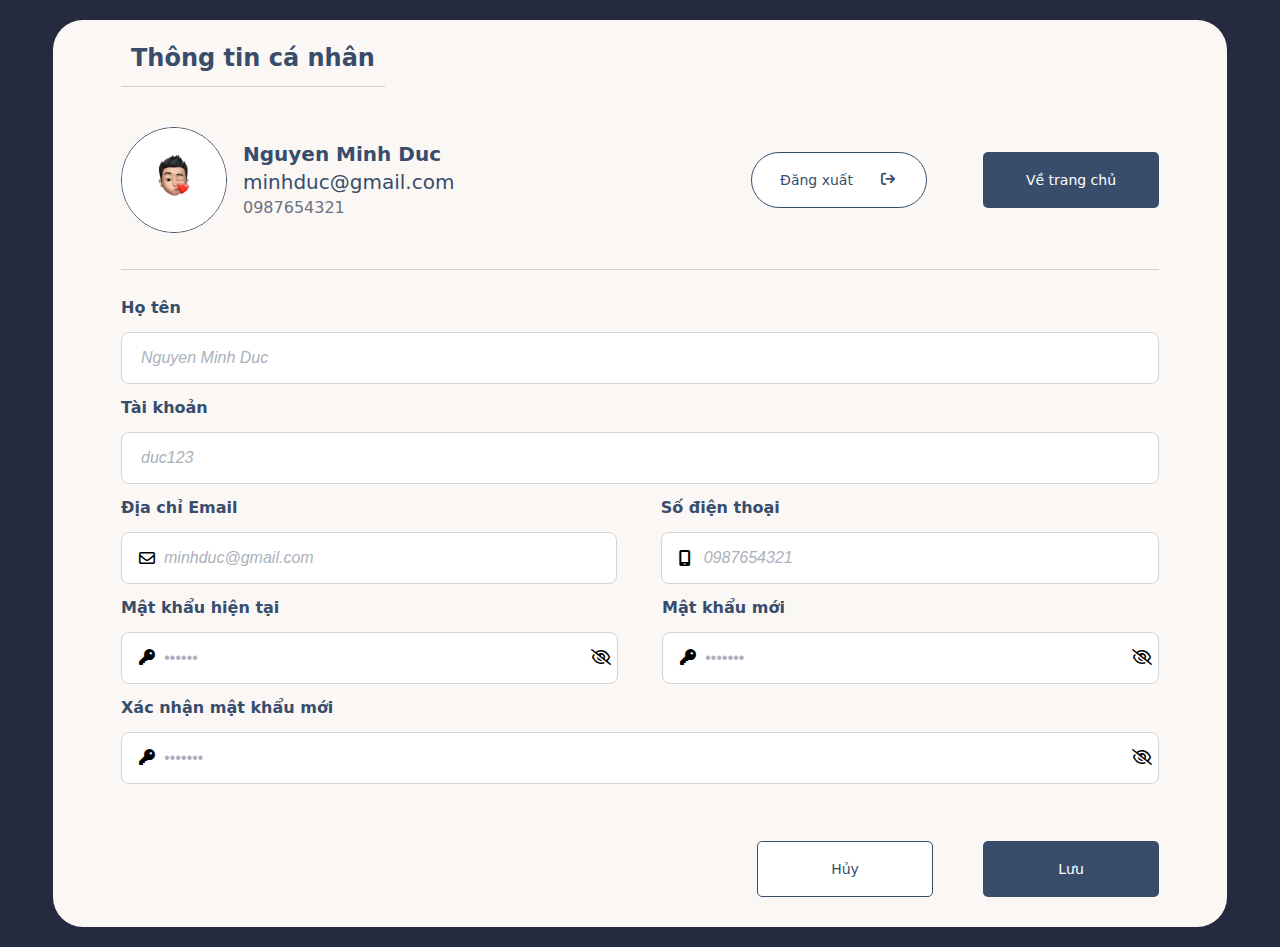
<file: user-profile.html>
<!DOCTYPE html>
<html lang="en">
    <head>
        <meta charset="UTF-8" />
        <meta name="viewport" content="width=device-width, initial-scale=1.0" />
        <title>User Profile</title>
        <link
            rel="stylesheet"
            href="https://cdnjs.cloudflare.com/ajax/libs/font-awesome/6.5.1/css/all.min.css"
        />
        <link rel="stylesheet" href="./assets/css/reset.css" />
        <link rel="stylesheet" href="./assets/css/profile.css" />
    </head>
    <body>
        <main>
            <div class="container">
                <h1 class="profile__heading">Thông tin cá nhân</h1>
                <section class="profile__top">
                    <div class="profile__top-row">
                        <figure class="profile__avatar-wrap">
                            <img
                                src="./assets/img/avatar.jpg"
                                alt=""
                                class="profile__avatar"
                            />
                        </figure>
                        <div class="profile__info">
                            <h2 class="profile__name">Nguyen Minh Duc</h2>
                            <p class="profile__email">minhduc@gmail.com</p>
                            <p class="profile__phone">0987654321</p>
                        </div>

                        <div class="btn-group">
                            <a href="#!" class="btn btn__sign-out">
                                <span>Đăng xuất</span>
                                <i
                                    class="fa-solid fa-arrow-right-from-bracket"
                                ></i>
                            </a>
                            <a href="index.html" class="btn back__btn">
                                Về trang chủ
                            </a>
                        </div>
                    </div>
                </section>

                <form action="" method="post" class="profile-form">
                    <div class="form-row">
                        <div class="form-group">
                            <label for="full-name" class="form-label">
                                Họ tên
                            </label>
                            <input
                                type="text"
                                id="full-name"
                                name="full-name"
                                class="form-input"
                                value="Nguyen Minh Duc"
                            />
                        </div>
                    </div>

                    <div class="form-row">
                        <div class="form-group">
                            <label for="user-name" class="form-label">
                                Tài khoản
                            </label>
                            <input
                                type="text"
                                id="user-name"
                                name="user-name"
                                class="form-input"
                                value="duc123"
                            />
                        </div>
                    </div>

                    <div class="form-row">
                        <div class="form-group form-group__special-info">
                            <label for="email" class="form-label">
                                Địa chỉ Email
                            </label>
                            <i class="fa-regular fa-envelope email-icon"></i>
                            <input
                                type="email"
                                name="email"
                                id="email"
                                class="form-input"
                                value="minhduc@gmail.com"
                            />
                        </div>
                        <div class="form-group form-group__special-info">
                            <label for="phone" class="form-label">
                                Số điện thoại
                            </label>
                            <i class="fa-solid fa-mobile-screen phone-icon"></i>
                            <input
                                type="tel"
                                name="phone"
                                id="phone"
                                class="form-input"
                                value="0987654321"
                            />
                        </div>
                    </div>

                    <div class="form-row">
                        <div class="form-group form-group__password">
                            <label for="current-password" class="form-label">
                                Mật khẩu hiện tại
                            </label>
                            <i class="fa-solid fa-key password-icon"></i>
                            <input
                                type="password"
                                name="current-password"
                                id="current-password"
                                class="form-input"
                                value="duc123"
                            />
                            <div class="show-hide-password">
                                <i
                                    class="fa-regular fa-eye"
                                    onclick="changeTypeCurrentPassword()"
                                ></i>
                                <i
                                    class="fa-regular fa-eye-slash"
                                    onclick="changeTypeCurrentPassword()"
                                ></i>
                            </div>
                        </div>

                        <div class="form-group form-group__password">
                            <label for="new-password" class="form-label">
                                Mật khẩu mới
                            </label>
                            <i class="fa-solid fa-key password-icon"></i>
                            <input
                                type="password"
                                name="new-password"
                                id="new-password"
                                class="form-input"
                                value="test123"
                            />
                            <div class="show-hide-password">
                                <i
                                    class="fa-regular fa-eye"
                                    onclick="changeTypeNewPassword()"
                                ></i>
                                <i
                                    class="fa-regular fa-eye-slash"
                                    onclick="changeTypeNewPassword()"
                                ></i>
                            </div>
                        </div>
                    </div>

                    <div class="form-row">
                        <div class="form-group form-group__password">
                            <label for="confirm-password" class="form-label">
                                Xác nhận mật khẩu mới
                            </label>
                            <i class="fa-solid fa-key password-icon"></i>
                            <input
                                type="password"
                                name="confirm-password"
                                id="confirm-password"
                                class="form-input"
                                value="test123"
                            />
                            <div class="show-hide-password">
                                <i
                                    class="fa-regular fa-eye"
                                    onclick="changeTypeConfirmPassword()"
                                ></i>
                                <i
                                    class="fa-regular fa-eye-slash"
                                    onclick="changeTypeConfirmPassword()"
                                ></i>
                            </div>
                        </div>
                    </div>

                    <div class="form__btn-group">
                        <a href="#!" class="btn form-btn">Hủy</a>
                        <a href="#!" class="btn form-btn">Lưu</a>
                    </div>
                </form>
            </div>
        </main>

        <script>
            const currentPassword = document.getElementById("current-password");
            const newPassword = document.getElementById("new-password");
            const confirmPassword = document.getElementById("confirm-password");

            function changeTypeCurrentPassword() {
                currentPassword.type =
                    currentPassword.type == "text" ? "password" : "text";
            }
            function changeTypeNewPassword() {
                newPassword.type =
                    newPassword.type == "text" ? "password" : "text";
            }
            function changeTypeConfirmPassword() {
                confirmPassword.type =
                    confirmPassword.type == "text" ? "password" : "text";
            }
        </script>
    </body>
</html>
</file>
<file: assets/fonts/themify-icons/demo-files/demo.css>
body {
	font: normal 1em/1.5em Arial, Helvetica, sans-serif;
	max-width: 90%;
	margin: 30px auto 0;
}
h1, h3 {
	font-weight: normal;
}
h3 {
	font-size: 1.4;
	text-transform: uppercase;
	letter-spacing: 1px;
}

.icon-section {
	margin: 0 0 3em;
	clear: both;
	overflow: hidden;
}
.icon-container {
	width: 240px; 
	padding: .7em 0;
	float: left; 
	position: relative;
	text-align: left;
}
.icon-container [class^="ti-"], 
.icon-container [class*=" ti-"] {
	color: #000;
	position: absolute;
	margin-top: 3px;
	transition: .3s;
}
.icon-container:hover [class^="ti-"],
.icon-container:hover [class*=" ti-"] {
	font-size: 2.2em;
	margin-top: -5px;
}
.icon-container:hover .icon-name {
	color: #000;
}
.icon-name {
	color: #aaa;
	margin-left: 35px;
	font-size: .8em;
	transition: .3s;
}
.icon-container:hover .icon-name {
	margin-left: 45px;
}
</file>
<file: assets/fonts/themify-icons/themify-icons.css>
@font-face {
	font-family: 'themify';
	src:url('fonts/themify.eot?-fvbane');
	src:url('fonts/themify.eot?#iefix-fvbane') format('embedded-opentype'),
		url('fonts/themify.woff?-fvbane') format('woff'),
		url('fonts/themify.ttf?-fvbane') format('truetype'),
		url('fonts/themify.svg?-fvbane#themify') format('svg');
	font-weight: normal;
	font-style: normal;
}

[class^="ti-"], [class*=" ti-"] {
	font-family: 'themify';
	speak: none;
	font-style: normal;
	font-weight: normal;
	font-variant: normal;
	text-transform: none;
	line-height: 1;

	/* Better Font Rendering =========== */
	-webkit-font-smoothing: antialiased;
	-moz-osx-font-smoothing: grayscale;
}

.ti-wand:before {
	content: "\e600";
}
.ti-volume:before {
	content: "\e601";
}
.ti-user:before {
	content: "\e602";
}
.ti-unlock:before {
	content: "\e603";
}
.ti-unlink:before {
	content: "\e604";
}
.ti-trash:before {
	content: "\e605";
}
.ti-thought:before {
	content: "\e606";
}
.ti-target:before {
	content: "\e607";
}
.ti-tag:before {
	content: "\e608";
}
.ti-tablet:before {
	content: "\e609";
}
.ti-star:before {
	content: "\e60a";
}
.ti-spray:before {
	content: "\e60b";
}
.ti-signal:before {
	content: "\e60c";
}
.ti-shopping-cart:before {
	content: "\e60d";
}
.ti-shopping-cart-full:before {
	content: "\e60e";
}
.ti-settings:before {
	content: "\e60f";
}
.ti-search:before {
	content: "\e610";
}
.ti-zoom-in:before {
	content: "\e611";
}
.ti-zoom-out:before {
	content: "\e612";
}
.ti-cut:before {
	content: "\e613";
}
.ti-ruler:before {
	content: "\e614";
}
.ti-ruler-pencil:before {
	content: "\e615";
}
.ti-ruler-alt:before {
	content: "\e616";
}
.ti-bookmark:before {
	content: "\e617";
}
.ti-bookmark-alt:before {
	content: "\e618";
}
.ti-reload:before {
	content: "\e619";
}
.ti-plus:before {
	content: "\e61a";
}
.ti-pin:before {
	content: "\e61b";
}
.ti-pencil:before {
	content: "\e61c";
}
.ti-pencil-alt:before {
	content: "\e61d";
}
.ti-paint-roller:before {
	content: "\e61e";
}
.ti-paint-bucket:before {
	content: "\e61f";
}
.ti-na:before {
	content: "\e620";
}
.ti-mobile:before {
	content: "\e621";
}
.ti-minus:before {
	content: "\e622";
}
.ti-medall:before {
	content: "\e623";
}
.ti-medall-alt:before {
	content: "\e624";
}
.ti-marker:before {
	content: "\e625";
}
.ti-marker-alt:before {
	content: "\e626";
}
.ti-arrow-up:before {
	content: "\e627";
}
.ti-arrow-right:before {
	content: "\e628";
}
.ti-arrow-left:before {
	content: "\e629";
}
.ti-arrow-down:before {
	content: "\e62a";
}
.ti-lock:before {
	content: "\e62b";
}
.ti-location-arrow:before {
	content: "\e62c";
}
.ti-link:before {
	content: "\e62d";
}
.ti-layout:before {
	content: "\e62e";
}
.ti-layers:before {
	content: "\e62f";
}
.ti-layers-alt:before {
	content: "\e630";
}
.ti-key:before {
	content: "\e631";
}
.ti-import:before {
	content: "\e632";
}
.ti-image:before {
	content: "\e633";
}
.ti-heart:before {
	content: "\e634";
}
.ti-heart-broken:before {
	content: "\e635";
}
.ti-hand-stop:before {
	content: "\e636";
}
.ti-hand-open:before {
	content: "\e637";
}
.ti-hand-drag:before {
	content: "\e638";
}
.ti-folder:before {
	content: "\e639";
}
.ti-flag:before {
	content: "\e63a";
}
.ti-flag-alt:before {
	content: "\e63b";
}
.ti-flag-alt-2:before {
	content: "\e63c";
}
.ti-eye:before {
	content: "\e63d";
}
.ti-export:before {
	content: "\e63e";
}
.ti-exchange-vertical:before {
	content: "\e63f";
}
.ti-desktop:before {
	content: "\e640";
}
.ti-cup:before {
	content: "\e641";
}
.ti-crown:before {
	content: "\e642";
}
.ti-comments:before {
	content: "\e643";
}
.ti-comment:before {
	content: "\e644";
}
.ti-comment-alt:before {
	content: "\e645";
}
.ti-close:before {
	content: "\e646";
}
.ti-clip:before {
	content: "\e647";
}
.ti-angle-up:before {
	content: "\e648";
}
.ti-angle-right:before {
	content: "\e649";
}
.ti-angle-left:before {
	content: "\e64a";
}
.ti-angle-down:before {
	content: "\e64b";
}
.ti-check:before {
	content: "\e64c";
}
.ti-check-box:before {
	content: "\e64d";
}
.ti-camera:before {
	content: "\e64e";
}
.ti-announcement:before {
	content: "\e64f";
}
.ti-brush:before {
	content: "\e650";
}
.ti-briefcase:before {
	content: "\e651";
}
.ti-bolt:before {
	content: "\e652";
}
.ti-bolt-alt:before {
	content: "\e653";
}
.ti-blackboard:before {
	content: "\e654";
}
.ti-bag:before {
	content: "\e655";
}
.ti-move:before {
	content: "\e656";
}
.ti-arrows-vertical:before {
	content: "\e657";
}
.ti-arrows-horizontal:before {
	content: "\e658";
}
.ti-fullscreen:before {
	content: "\e659";
}
.ti-arrow-top-right:before {
	content: "\e65a";
}
.ti-arrow-top-left:before {
	content: "\e65b";
}
.ti-arrow-circle-up:before {
	content: "\e65c";
}
.ti-arrow-circle-right:before {
	content: "\e65d";
}
.ti-arrow-circle-left:before {
	content: "\e65e";
}
.ti-arrow-circle-down:before {
	content: "\e65f";
}
.ti-angle-double-up:before {
	content: "\e660";
}
.ti-angle-double-right:before {
	content: "\e661";
}
.ti-angle-double-left:before {
	content: "\e662";
}
.ti-angle-double-down:before {
	content: "\e663";
}
.ti-zip:before {
	content: "\e664";
}
.ti-world:before {
	content: "\e665";
}
.ti-wheelchair:before {
	content: "\e666";
}
.ti-view-list:before {
	content: "\e667";
}
.ti-view-list-alt:before {
	content: "\e668";
}
.ti-view-grid:before {
	content: "\e669";
}
.ti-uppercase:before {
	content: "\e66a";
}
.ti-upload:before {
	content: "\e66b";
}
.ti-underline:before {
	content: "\e66c";
}
.ti-truck:before {
	content: "\e66d";
}
.ti-timer:before {
	content: "\e66e";
}
.ti-ticket:before {
	content: "\e66f";
}
.ti-thumb-up:before {
	content: "\e670";
}
.ti-thumb-down:before {
	content: "\e671";
}
.ti-text:before {
	content: "\e672";
}
.ti-stats-up:before {
	content: "\e673";
}
.ti-stats-down:before {
	content: "\e674";
}
.ti-split-v:before {
	content: "\e675";
}
.ti-split-h:before {
	content: "\e676";
}
.ti-smallcap:before {
	content: "\e677";
}
.ti-shine:before {
	content: "\e678";
}
.ti-shift-right:before {
	content: "\e679";
}
.ti-shift-left:before {
	content: "\e67a";
}
.ti-shield:before {
	content: "\e67b";
}
.ti-notepad:before {
	content: "\e67c";
}
.ti-server:before {
	content: "\e67d";
}
.ti-quote-right:before {
	content: "\e67e";
}
.ti-quote-left:before {
	content: "\e67f";
}
.ti-pulse:before {
	content: "\e680";
}
.ti-printer:before {
	content: "\e681";
}
.ti-power-off:before {
	content: "\e682";
}
.ti-plug:before {
	content: "\e683";
}
.ti-pie-chart:before {
	content: "\e684";
}
.ti-paragraph:before {
	content: "\e685";
}
.ti-panel:before {
	content: "\e686";
}
.ti-package:before {
	content: "\e687";
}
.ti-music:before {
	content: "\e688";
}
.ti-music-alt:before {
	content: "\e689";
}
.ti-mouse:before {
	content: "\e68a";
}
.ti-mouse-alt:before {
	content: "\e68b";
}
.ti-money:before {
	content: "\e68c";
}
.ti-microphone:before {
	content: "\e68d";
}
.ti-menu:before {
	content: "\e68e";
}
.ti-menu-alt:before {
	content: "\e68f";
}
.ti-map:before {
	content: "\e690";
}
.ti-map-alt:before {
	content: "\e691";
}
.ti-loop:before {
	content: "\e692";
}
.ti-location-pin:before {
	content: "\e693";
}
.ti-list:before {
	content: "\e694";
}
.ti-light-bulb:before {
	content: "\e695";
}
.ti-Italic:before {
	content: "\e696";
}
.ti-info:before {
	content: "\e697";
}
.ti-infinite:before {
	content: "\e698";
}
.ti-id-badge:before {
	content: "\e699";
}
.ti-hummer:before {
	content: "\e69a";
}
.ti-home:before {
	content: "\e69b";
}
.ti-help:before {
	content: "\e69c";
}
.ti-headphone:before {
	content: "\e69d";
}
.ti-harddrives:before {
	content: "\e69e";
}
.ti-harddrive:before {
	content: "\e69f";
}
.ti-gift:before {
	content: "\e6a0";
}
.ti-game:before {
	content: "\e6a1";
}
.ti-filter:before {
	content: "\e6a2";
}
.ti-files:before {
	content: "\e6a3";
}
.ti-file:before {
	content: "\e6a4";
}
.ti-eraser:before {
	content: "\e6a5";
}
.ti-envelope:before {
	content: "\e6a6";
}
.ti-download:before {
	content: "\e6a7";
}
.ti-direction:before {
	content: "\e6a8";
}
.ti-direction-alt:before {
	content: "\e6a9";
}
.ti-dashboard:before {
	content: "\e6aa";
}
.ti-control-stop:before {
	content: "\e6ab";
}
.ti-control-shuffle:before {
	content: "\e6ac";
}
.ti-control-play:before {
	content: "\e6ad";
}
.ti-control-pause:before {
	content: "\e6ae";
}
.ti-control-forward:before {
	content: "\e6af";
}
.ti-control-backward:before {
	content: "\e6b0";
}
.ti-cloud:before {
	content: "\e6b1";
}
.ti-cloud-up:before {
	content: "\e6b2";
}
.ti-cloud-down:before {
	content: "\e6b3";
}
.ti-clipboard:before {
	content: "\e6b4";
}
.ti-car:before {
	content: "\e6b5";
}
.ti-calendar:before {
	content: "\e6b6";
}
.ti-book:before {
	content: "\e6b7";
}
.ti-bell:before {
	content: "\e6b8";
}
.ti-basketball:before {
	content: "\e6b9";
}
.ti-bar-chart:before {
	content: "\e6ba";
}
.ti-bar-chart-alt:before {
	content: "\e6bb";
}
.ti-back-right:before {
	content: "\e6bc";
}
.ti-back-left:before {
	content: "\e6bd";
}
.ti-arrows-corner:before {
	content: "\e6be";
}
.ti-archive:before {
	content: "\e6bf";
}
.ti-anchor:before {
	content: "\e6c0";
}
.ti-align-right:before {
	content: "\e6c1";
}
.ti-align-left:before {
	content: "\e6c2";
}
.ti-align-justify:before {
	content: "\e6c3";
}
.ti-align-center:before {
	content: "\e6c4";
}
.ti-alert:before {
	content: "\e6c5";
}
.ti-alarm-clock:before {
	content: "\e6c6";
}
.ti-agenda:before {
	content: "\e6c7";
}
.ti-write:before {
	content: "\e6c8";
}
.ti-window:before {
	content: "\e6c9";
}
.ti-widgetized:before {
	content: "\e6ca";
}
.ti-widget:before {
	content: "\e6cb";
}
.ti-widget-alt:before {
	content: "\e6cc";
}
.ti-wallet:before {
	content: "\e6cd";
}
.ti-video-clapper:before {
	content: "\e6ce";
}
.ti-video-camera:before {
	content: "\e6cf";
}
.ti-vector:before {
	content: "\e6d0";
}
.ti-themify-logo:before {
	content: "\e6d1";
}
.ti-themify-favicon:before {
	content: "\e6d2";
}
.ti-themify-favicon-alt:before {
	content: "\e6d3";
}
.ti-support:before {
	content: "\e6d4";
}
.ti-stamp:before {
	content: "\e6d5";
}
.ti-split-v-alt:before {
	content: "\e6d6";
}
.ti-slice:before {
	content: "\e6d7";
}
.ti-shortcode:before {
	content: "\e6d8";
}
.ti-shift-right-alt:before {
	content: "\e6d9";
}
.ti-shift-left-alt:before {
	content: "\e6da";
}
.ti-ruler-alt-2:before {
	content: "\e6db";
}
.ti-receipt:before {
	content: "\e6dc";
}
.ti-pin2:before {
	content: "\e6dd";
}
.ti-pin-alt:before {
	content: "\e6de";
}
.ti-pencil-alt2:before {
	content: "\e6df";
}
.ti-palette:before {
	content: "\e6e0";
}
.ti-more:before {
	content: "\e6e1";
}
.ti-more-alt:before {
	content: "\e6e2";
}
.ti-microphone-alt:before {
	content: "\e6e3";
}
.ti-magnet:before {
	content: "\e6e4";
}
.ti-line-double:before {
	content: "\e6e5";
}
.ti-line-dotted:before {
	content: "\e6e6";
}
.ti-line-dashed:before {
	content: "\e6e7";
}
.ti-layout-width-full:before {
	content: "\e6e8";
}
.ti-layout-width-default:before {
	content: "\e6e9";
}
.ti-layout-width-default-alt:before {
	content: "\e6ea";
}
.ti-layout-tab:before {
	content: "\e6eb";
}
.ti-layout-tab-window:before {
	content: "\e6ec";
}
.ti-layout-tab-v:before {
	content: "\e6ed";
}
.ti-layout-tab-min:before {
	content: "\e6ee";
}
.ti-layout-slider:before {
	content: "\e6ef";
}
.ti-layout-slider-alt:before {
	content: "\e6f0";
}
.ti-layout-sidebar-right:before {
	content: "\e6f1";
}
.ti-layout-sidebar-none:before {
	content: "\e6f2";
}
.ti-layout-sidebar-left:before {
	content: "\e6f3";
}
.ti-layout-placeholder:before {
	content: "\e6f4";
}
.ti-layout-menu:before {
	content: "\e6f5";
}
.ti-layout-menu-v:before {
	content: "\e6f6";
}
.ti-layout-menu-separated:before {
	content: "\e6f7";
}
.ti-layout-menu-full:before {
	content: "\e6f8";
}
.ti-layout-media-right-alt:before {
	content: "\e6f9";
}
.ti-layout-media-right:before {
	content: "\e6fa";
}
.ti-layout-media-overlay:before {
	content: "\e6fb";
}
.ti-layout-media-overlay-alt:before {
	content: "\e6fc";
}
.ti-layout-media-overlay-alt-2:before {
	content: "\e6fd";
}
.ti-layout-media-left-alt:before {
	content: "\e6fe";
}
.ti-layout-media-left:before {
	content: "\e6ff";
}
.ti-layout-media-center-alt:before {
	content: "\e700";
}
.ti-layout-media-center:before {
	content: "\e701";
}
.ti-layout-list-thumb:before {
	content: "\e702";
}
.ti-layout-list-thumb-alt:before {
	content: "\e703";
}
.ti-layout-list-post:before {
	content: "\e704";
}
.ti-layout-list-large-image:before {
	content: "\e705";
}
.ti-layout-line-solid:before {
	content: "\e706";
}
.ti-layout-grid4:before {
	content: "\e707";
}
.ti-layout-grid3:before {
	content: "\e708";
}
.ti-layout-grid2:before {
	content: "\e709";
}
.ti-layout-grid2-thumb:before {
	content: "\e70a";
}
.ti-layout-cta-right:before {
	content: "\e70b";
}
.ti-layout-cta-left:before {
	content: "\e70c";
}
.ti-layout-cta-center:before {
	content: "\e70d";
}
.ti-layout-cta-btn-right:before {
	content: "\e70e";
}
.ti-layout-cta-btn-left:before {
	content: "\e70f";
}
.ti-layout-column4:before {
	content: "\e710";
}
.ti-layout-column3:before {
	content: "\e711";
}
.ti-layout-column2:before {
	content: "\e712";
}
.ti-layout-accordion-separated:before {
	content: "\e713";
}
.ti-layout-accordion-merged:before {
	content: "\e714";
}
.ti-layout-accordion-list:before {
	content: "\e715";
}
.ti-ink-pen:before {
	content: "\e716";
}
.ti-info-alt:before {
	content: "\e717";
}
.ti-help-alt:before {
	content: "\e718";
}
.ti-headphone-alt:before {
	content: "\e719";
}
.ti-hand-point-up:before {
	content: "\e71a";
}
.ti-hand-point-right:before {
	content: "\e71b";
}
.ti-hand-point-left:before {
	content: "\e71c";
}
.ti-hand-point-down:before {
	content: "\e71d";
}
.ti-gallery:before {
	content: "\e71e";
}
.ti-face-smile:before {
	content: "\e71f";
}
.ti-face-sad:before {
	content: "\e720";
}
.ti-credit-card:before {
	content: "\e721";
}
.ti-control-skip-forward:before {
	content: "\e722";
}
.ti-control-skip-backward:before {
	content: "\e723";
}
.ti-control-record:before {
	content: "\e724";
}
.ti-control-eject:before {
	content: "\e725";
}
.ti-comments-smiley:before {
	content: "\e726";
}
.ti-brush-alt:before {
	content: "\e727";
}
.ti-youtube:before {
	content: "\e728";
}
.ti-vimeo:before {
	content: "\e729";
}
.ti-twitter:before {
	content: "\e72a";
}
.ti-time:before {
	content: "\e72b";
}
.ti-tumblr:before {
	content: "\e72c";
}
.ti-skype:before {
	content: "\e72d";
}
.ti-share:before {
	content: "\e72e";
}
.ti-share-alt:before {
	content: "\e72f";
}
.ti-rocket:before {
	content: "\e730";
}
.ti-pinterest:before {
	content: "\e731";
}
.ti-new-window:before {
	content: "\e732";
}
.ti-microsoft:before {
	content: "\e733";
}
.ti-list-ol:before {
	content: "\e734";
}
.ti-linkedin:before {
	content: "\e735";
}
.ti-layout-sidebar-2:before {
	content: "\e736";
}
.ti-layout-grid4-alt:before {
	content: "\e737";
}
.ti-layout-grid3-alt:before {
	content: "\e738";
}
.ti-layout-grid2-alt:before {
	content: "\e739";
}
.ti-layout-column4-alt:before {
	content: "\e73a";
}
.ti-layout-column3-alt:before {
	content: "\e73b";
}
.ti-layout-column2-alt:before {
	content: "\e73c";
}
.ti-instagram:before {
	content: "\e73d";
}
.ti-google:before {
	content: "\e73e";
}
.ti-github:before {
	content: "\e73f";
}
.ti-flickr:before {
	content: "\e740";
}
.ti-facebook:before {
	content: "\e741";
}
.ti-dropbox:before {
	content: "\e742";
}
.ti-dribbble:before {
	content: "\e743";
}
.ti-apple:before {
	content: "\e744";
}
.ti-android:before {
	content: "\e745";
}
.ti-save:before {
	content: "\e746";
}
.ti-save-alt:before {
	content: "\e747";
}
.ti-yahoo:before {
	content: "\e748";
}
.ti-wordpress:before {
	content: "\e749";
}
.ti-vimeo-alt:before {
	content: "\e74a";
}
.ti-twitter-alt:before {
	content: "\e74b";
}
.ti-tumblr-alt:before {
	content: "\e74c";
}
.ti-trello:before {
	content: "\e74d";
}
.ti-stack-overflow:before {
	content: "\e74e";
}
.ti-soundcloud:before {
	content: "\e74f";
}
.ti-sharethis:before {
	content: "\e750";
}
.ti-sharethis-alt:before {
	content: "\e751";
}
.ti-reddit:before {
	content: "\e752";
}
.ti-pinterest-alt:before {
	content: "\e753";
}
.ti-microsoft-alt:before {
	content: "\e754";
}
.ti-linux:before {
	content: "\e755";
}
.ti-jsfiddle:before {
	content: "\e756";
}
.ti-joomla:before {
	content: "\e757";
}
.ti-html5:before {
	content: "\e758";
}
.ti-flickr-alt:before {
	content: "\e759";
}
.ti-email:before {
	content: "\e75a";
}
.ti-drupal:before {
	content: "\e75b";
}
.ti-dropbox-alt:before {
	content: "\e75c";
}
.ti-css3:before {
	content: "\e75d";
}
.ti-rss:before {
	content: "\e75e";
}
.ti-rss-alt:before {
	content: "\e75f";
}
</file>
<file: assets/fonts/themify-icons/ie7/ie7.css>
.ti-wand {
	*zoom: expression(this.runtimeStyle['zoom'] = '1', this.innerHTML = '&#xe600;');
}
.ti-volume {
	*zoom: expression(this.runtimeStyle['zoom'] = '1', this.innerHTML = '&#xe601;');
}
.ti-user {
	*zoom: expression(this.runtimeStyle['zoom'] = '1', this.innerHTML = '&#xe602;');
}
.ti-unlock {
	*zoom: expression(this.runtimeStyle['zoom'] = '1', this.innerHTML = '&#xe603;');
}
.ti-unlink {
	*zoom: expression(this.runtimeStyle['zoom'] = '1', this.innerHTML = '&#xe604;');
}
.ti-trash {
	*zoom: expression(this.runtimeStyle['zoom'] = '1', this.innerHTML = '&#xe605;');
}
.ti-thought {
	*zoom: expression(this.runtimeStyle['zoom'] = '1', this.innerHTML = '&#xe606;');
}
.ti-target {
	*zoom: expression(this.runtimeStyle['zoom'] = '1', this.innerHTML = '&#xe607;');
}
.ti-tag {
	*zoom: expression(this.runtimeStyle['zoom'] = '1', this.innerHTML = '&#xe608;');
}
.ti-tablet {
	*zoom: expression(this.runtimeStyle['zoom'] = '1', this.innerHTML = '&#xe609;');
}
.ti-star {
	*zoom: expression(this.runtimeStyle['zoom'] = '1', this.innerHTML = '&#xe60a;');
}
.ti-spray {
	*zoom: expression(this.runtimeStyle['zoom'] = '1', this.innerHTML = '&#xe60b;');
}
.ti-signal {
	*zoom: expression(this.runtimeStyle['zoom'] = '1', this.innerHTML = '&#xe60c;');
}
.ti-shopping-cart {
	*zoom: expression(this.runtimeStyle['zoom'] = '1', this.innerHTML = '&#xe60d;');
}
.ti-shopping-cart-full {
	*zoom: expression(this.runtimeStyle['zoom'] = '1', this.innerHTML = '&#xe60e;');
}
.ti-settings {
	*zoom: expression(this.runtimeStyle['zoom'] = '1', this.innerHTML = '&#xe60f;');
}
.ti-search {
	*zoom: expression(this.runtimeStyle['zoom'] = '1', this.innerHTML = '&#xe610;');
}
.ti-zoom-in {
	*zoom: expression(this.runtimeStyle['zoom'] = '1', this.innerHTML = '&#xe611;');
}
.ti-zoom-out {
	*zoom: expression(this.runtimeStyle['zoom'] = '1', this.innerHTML = '&#xe612;');
}
.ti-cut {
	*zoom: expression(this.runtimeStyle['zoom'] = '1', this.innerHTML = '&#xe613;');
}
.ti-ruler {
	*zoom: expression(this.runtimeStyle['zoom'] = '1', this.innerHTML = '&#xe614;');
}
.ti-ruler-pencil {
	*zoom: expression(this.runtimeStyle['zoom'] = '1', this.innerHTML = '&#xe615;');
}
.ti-ruler-alt {
	*zoom: expression(this.runtimeStyle['zoom'] = '1', this.innerHTML = '&#xe616;');
}
.ti-bookmark {
	*zoom: expression(this.runtimeStyle['zoom'] = '1', this.innerHTML = '&#xe617;');
}
.ti-bookmark-alt {
	*zoom: expression(this.runtimeStyle['zoom'] = '1', this.innerHTML = '&#xe618;');
}
.ti-reload {
	*zoom: expression(this.runtimeStyle['zoom'] = '1', this.innerHTML = '&#xe619;');
}
.ti-plus {
	*zoom: expression(this.runtimeStyle['zoom'] = '1', this.innerHTML = '&#xe61a;');
}
.ti-pin {
	*zoom: expression(this.runtimeStyle['zoom'] = '1', this.innerHTML = '&#xe61b;');
}
.ti-pencil {
	*zoom: expression(this.runtimeStyle['zoom'] = '1', this.innerHTML = '&#xe61c;');
}
.ti-pencil-alt {
	*zoom: expression(this.runtimeStyle['zoom'] = '1', this.innerHTML = '&#xe61d;');
}
.ti-paint-roller {
	*zoom: expression(this.runtimeStyle['zoom'] = '1', this.innerHTML = '&#xe61e;');
}
.ti-paint-bucket {
	*zoom: expression(this.runtimeStyle['zoom'] = '1', this.innerHTML = '&#xe61f;');
}
.ti-na {
	*zoom: expression(this.runtimeStyle['zoom'] = '1', this.innerHTML = '&#xe620;');
}
.ti-mobile {
	*zoom: expression(this.runtimeStyle['zoom'] = '1', this.innerHTML = '&#xe621;');
}
.ti-minus {
	*zoom: expression(this.runtimeStyle['zoom'] = '1', this.innerHTML = '&#xe622;');
}
.ti-medall {
	*zoom: expression(this.runtimeStyle['zoom'] = '1', this.innerHTML = '&#xe623;');
}
.ti-medall-alt {
	*zoom: expression(this.runtimeStyle['zoom'] = '1', this.innerHTML = '&#xe624;');
}
.ti-marker {
	*zoom: expression(this.runtimeStyle['zoom'] = '1', this.innerHTML = '&#xe625;');
}
.ti-marker-alt {
	*zoom: expression(this.runtimeStyle['zoom'] = '1', this.innerHTML = '&#xe626;');
}
.ti-arrow-up {
	*zoom: expression(this.runtimeStyle['zoom'] = '1', this.innerHTML = '&#xe627;');
}
.ti-arrow-right {
	*zoom: expression(this.runtimeStyle['zoom'] = '1', this.innerHTML = '&#xe628;');
}
.ti-arrow-left {
	*zoom: expression(this.runtimeStyle['zoom'] = '1', this.innerHTML = '&#xe629;');
}
.ti-arrow-down {
	*zoom: expression(this.runtimeStyle['zoom'] = '1', this.innerHTML = '&#xe62a;');
}
.ti-lock {
	*zoom: expression(this.runtimeStyle['zoom'] = '1', this.innerHTML = '&#xe62b;');
}
.ti-location-arrow {
	*zoom: expression(this.runtimeStyle['zoom'] = '1', this.innerHTML = '&#xe62c;');
}
.ti-link {
	*zoom: expression(this.runtimeStyle['zoom'] = '1', this.innerHTML = '&#xe62d;');
}
.ti-layout {
	*zoom: expression(this.runtimeStyle['zoom'] = '1', this.innerHTML = '&#xe62e;');
}
.ti-layers {
	*zoom: expression(this.runtimeStyle['zoom'] = '1', this.innerHTML = '&#xe62f;');
}
.ti-layers-alt {
	*zoom: expression(this.runtimeStyle['zoom'] = '1', this.innerHTML = '&#xe630;');
}
.ti-key {
	*zoom: expression(this.runtimeStyle['zoom'] = '1', this.innerHTML = '&#xe631;');
}
.ti-import {
	*zoom: expression(this.runtimeStyle['zoom'] = '1', this.innerHTML = '&#xe632;');
}
.ti-image {
	*zoom: expression(this.runtimeStyle['zoom'] = '1', this.innerHTML = '&#xe633;');
}
.ti-heart {
	*zoom: expression(this.runtimeStyle['zoom'] = '1', this.innerHTML = '&#xe634;');
}
.ti-heart-broken {
	*zoom: expression(this.runtimeStyle['zoom'] = '1', this.innerHTML = '&#xe635;');
}
.ti-hand-stop {
	*zoom: expression(this.runtimeStyle['zoom'] = '1', this.innerHTML = '&#xe636;');
}
.ti-hand-open {
	*zoom: expression(this.runtimeStyle['zoom'] = '1', this.innerHTML = '&#xe637;');
}
.ti-hand-drag {
	*zoom: expression(this.runtimeStyle['zoom'] = '1', this.innerHTML = '&#xe638;');
}
.ti-folder {
	*zoom: expression(this.runtimeStyle['zoom'] = '1', this.innerHTML = '&#xe639;');
}
.ti-flag {
	*zoom: expression(this.runtimeStyle['zoom'] = '1', this.innerHTML = '&#xe63a;');
}
.ti-flag-alt {
	*zoom: expression(this.runtimeStyle['zoom'] = '1', this.innerHTML = '&#xe63b;');
}
.ti-flag-alt-2 {
	*zoom: expression(this.runtimeStyle['zoom'] = '1', this.innerHTML = '&#xe63c;');
}
.ti-eye {
	*zoom: expression(this.runtimeStyle['zoom'] = '1', this.innerHTML = '&#xe63d;');
}
.ti-export {
	*zoom: expression(this.runtimeStyle['zoom'] = '1', this.innerHTML = '&#xe63e;');
}
.ti-exchange-vertical {
	*zoom: expression(this.runtimeStyle['zoom'] = '1', this.innerHTML = '&#xe63f;');
}
.ti-desktop {
	*zoom: expression(this.runtimeStyle['zoom'] = '1', this.innerHTML = '&#xe640;');
}
.ti-cup {
	*zoom: expression(this.runtimeStyle['zoom'] = '1', this.innerHTML = '&#xe641;');
}
.ti-crown {
	*zoom: expression(this.runtimeStyle['zoom'] = '1', this.innerHTML = '&#xe642;');
}
.ti-comments {
	*zoom: expression(this.runtimeStyle['zoom'] = '1', this.innerHTML = '&#xe643;');
}
.ti-comment {
	*zoom: expression(this.runtimeStyle['zoom'] = '1', this.innerHTML = '&#xe644;');
}
.ti-comment-alt {
	*zoom: expression(this.runtimeStyle['zoom'] = '1', this.innerHTML = '&#xe645;');
}
.ti-close {
	*zoom: expression(this.runtimeStyle['zoom'] = '1', this.innerHTML = '&#xe646;');
}
.ti-clip {
	*zoom: expression(this.runtimeStyle['zoom'] = '1', this.innerHTML = '&#xe647;');
}
.ti-angle-up {
	*zoom: expression(this.runtimeStyle['zoom'] = '1', this.innerHTML = '&#xe648;');
}
.ti-angle-right {
	*zoom: expression(this.runtimeStyle['zoom'] = '1', this.innerHTML = '&#xe649;');
}
.ti-angle-left {
	*zoom: expression(this.runtimeStyle['zoom'] = '1', this.innerHTML = '&#xe64a;');
}
.ti-angle-down {
	*zoom: expression(this.runtimeStyle['zoom'] = '1', this.innerHTML = '&#xe64b;');
}
.ti-check {
	*zoom: expression(this.runtimeStyle['zoom'] = '1', this.innerHTML = '&#xe64c;');
}
.ti-check-box {
	*zoom: expression(this.runtimeStyle['zoom'] = '1', this.innerHTML = '&#xe64d;');
}
.ti-camera {
	*zoom: expression(this.runtimeStyle['zoom'] = '1', this.innerHTML = '&#xe64e;');
}
.ti-announcement {
	*zoom: expression(this.runtimeStyle['zoom'] = '1', this.innerHTML = '&#xe64f;');
}
.ti-brush {
	*zoom: expression(this.runtimeStyle['zoom'] = '1', this.innerHTML = '&#xe650;');
}
.ti-briefcase {
	*zoom: expression(this.runtimeStyle['zoom'] = '1', this.innerHTML = '&#xe651;');
}
.ti-bolt {
	*zoom: expression(this.runtimeStyle['zoom'] = '1', this.innerHTML = '&#xe652;');
}
.ti-bolt-alt {
	*zoom: expression(this.runtimeStyle['zoom'] = '1', this.innerHTML = '&#xe653;');
}
.ti-blackboard {
	*zoom: expression(this.runtimeStyle['zoom'] = '1', this.innerHTML = '&#xe654;');
}
.ti-bag {
	*zoom: expression(this.runtimeStyle['zoom'] = '1', this.innerHTML = '&#xe655;');
}
.ti-move {
	*zoom: expression(this.runtimeStyle['zoom'] = '1', this.innerHTML = '&#xe656;');
}
.ti-arrows-vertical {
	*zoom: expression(this.runtimeStyle['zoom'] = '1', this.innerHTML = '&#xe657;');
}
.ti-arrows-horizontal {
	*zoom: expression(this.runtimeStyle['zoom'] = '1', this.innerHTML = '&#xe658;');
}
.ti-fullscreen {
	*zoom: expression(this.runtimeStyle['zoom'] = '1', this.innerHTML = '&#xe659;');
}
.ti-arrow-top-right {
	*zoom: expression(this.runtimeStyle['zoom'] = '1', this.innerHTML = '&#xe65a;');
}
.ti-arrow-top-left {
	*zoom: expression(this.runtimeStyle['zoom'] = '1', this.innerHTML = '&#xe65b;');
}
.ti-arrow-circle-up {
	*zoom: expression(this.runtimeStyle['zoom'] = '1', this.innerHTML = '&#xe65c;');
}
.ti-arrow-circle-right {
	*zoom: expression(this.runtimeStyle['zoom'] = '1', this.innerHTML = '&#xe65d;');
}
.ti-arrow-circle-left {
	*zoom: expression(this.runtimeStyle['zoom'] = '1', this.innerHTML = '&#xe65e;');
}
.ti-arrow-circle-down {
	*zoom: expression(this.runtimeStyle['zoom'] = '1', this.innerHTML = '&#xe65f;');
}
.ti-angle-double-up {
	*zoom: expression(this.runtimeStyle['zoom'] = '1', this.innerHTML = '&#xe660;');
}
.ti-angle-double-right {
	*zoom: expression(this.runtimeStyle['zoom'] = '1', this.innerHTML = '&#xe661;');
}
.ti-angle-double-left {
	*zoom: expression(this.runtimeStyle['zoom'] = '1', this.innerHTML = '&#xe662;');
}
.ti-angle-double-down {
	*zoom: expression(this.runtimeStyle['zoom'] = '1', this.innerHTML = '&#xe663;');
}
.ti-zip {
	*zoom: expression(this.runtimeStyle['zoom'] = '1', this.innerHTML = '&#xe664;');
}
.ti-world {
	*zoom: expression(this.runtimeStyle['zoom'] = '1', this.innerHTML = '&#xe665;');
}
.ti-wheelchair {
	*zoom: expression(this.runtimeStyle['zoom'] = '1', this.innerHTML = '&#xe666;');
}
.ti-view-list {
	*zoom: expression(this.runtimeStyle['zoom'] = '1', this.innerHTML = '&#xe667;');
}
.ti-view-list-alt {
	*zoom: expression(this.runtimeStyle['zoom'] = '1', this.innerHTML = '&#xe668;');
}
.ti-view-grid {
	*zoom: expression(this.runtimeStyle['zoom'] = '1', this.innerHTML = '&#xe669;');
}
.ti-uppercase {
	*zoom: expression(this.runtimeStyle['zoom'] = '1', this.innerHTML = '&#xe66a;');
}
.ti-upload {
	*zoom: expression(this.runtimeStyle['zoom'] = '1', this.innerHTML = '&#xe66b;');
}
.ti-underline {
	*zoom: expression(this.runtimeStyle['zoom'] = '1', this.innerHTML = '&#xe66c;');
}
.ti-truck {
	*zoom: expression(this.runtimeStyle['zoom'] = '1', this.innerHTML = '&#xe66d;');
}
.ti-timer {
	*zoom: expression(this.runtimeStyle['zoom'] = '1', this.innerHTML = '&#xe66e;');
}
.ti-ticket {
	*zoom: expression(this.runtimeStyle['zoom'] = '1', this.innerHTML = '&#xe66f;');
}
.ti-thumb-up {
	*zoom: expression(this.runtimeStyle['zoom'] = '1', this.innerHTML = '&#xe670;');
}
.ti-thumb-down {
	*zoom: expression(this.runtimeStyle['zoom'] = '1', this.innerHTML = '&#xe671;');
}
.ti-text {
	*zoom: expression(this.runtimeStyle['zoom'] = '1', this.innerHTML = '&#xe672;');
}
.ti-stats-up {
	*zoom: expression(this.runtimeStyle['zoom'] = '1', this.innerHTML = '&#xe673;');
}
.ti-stats-down {
	*zoom: expression(this.runtimeStyle['zoom'] = '1', this.innerHTML = '&#xe674;');
}
.ti-split-v {
	*zoom: expression(this.runtimeStyle['zoom'] = '1', this.innerHTML = '&#xe675;');
}
.ti-split-h {
	*zoom: expression(this.runtimeStyle['zoom'] = '1', this.innerHTML = '&#xe676;');
}
.ti-smallcap {
	*zoom: expression(this.runtimeStyle['zoom'] = '1', this.innerHTML = '&#xe677;');
}
.ti-shine {
	*zoom: expression(this.runtimeStyle['zoom'] = '1', this.innerHTML = '&#xe678;');
}
.ti-shift-right {
	*zoom: expression(this.runtimeStyle['zoom'] = '1', this.innerHTML = '&#xe679;');
}
.ti-shift-left {
	*zoom: expression(this.runtimeStyle['zoom'] = '1', this.innerHTML = '&#xe67a;');
}
.ti-shield {
	*zoom: expression(this.runtimeStyle['zoom'] = '1', this.innerHTML = '&#xe67b;');
}
.ti-notepad {
	*zoom: expression(this.runtimeStyle['zoom'] = '1', this.innerHTML = '&#xe67c;');
}
.ti-server {
	*zoom: expression(this.runtimeStyle['zoom'] = '1', this.innerHTML = '&#xe67d;');
}
.ti-quote-right {
	*zoom: expression(this.runtimeStyle['zoom'] = '1', this.innerHTML = '&#xe67e;');
}
.ti-quote-left {
	*zoom: expression(this.runtimeStyle['zoom'] = '1', this.innerHTML = '&#xe67f;');
}
.ti-pulse {
	*zoom: expression(this.runtimeStyle['zoom'] = '1', this.innerHTML = '&#xe680;');
}
.ti-printer {
	*zoom: expression(this.runtimeStyle['zoom'] = '1', this.innerHTML = '&#xe681;');
}
.ti-power-off {
	*zoom: expression(this.runtimeStyle['zoom'] = '1', this.innerHTML = '&#xe682;');
}
.ti-plug {
	*zoom: expression(this.runtimeStyle['zoom'] = '1', this.innerHTML = '&#xe683;');
}
.ti-pie-chart {
	*zoom: expression(this.runtimeStyle['zoom'] = '1', this.innerHTML = '&#xe684;');
}
.ti-paragraph {
	*zoom: expression(this.runtimeStyle['zoom'] = '1', this.innerHTML = '&#xe685;');
}
.ti-panel {
	*zoom: expression(this.runtimeStyle['zoom'] = '1', this.innerHTML = '&#xe686;');
}
.ti-package {
	*zoom: expression(this.runtimeStyle['zoom'] = '1', this.innerHTML = '&#xe687;');
}
.ti-music {
	*zoom: expression(this.runtimeStyle['zoom'] = '1', this.innerHTML = '&#xe688;');
}
.ti-music-alt {
	*zoom: expression(this.runtimeStyle['zoom'] = '1', this.innerHTML = '&#xe689;');
}
.ti-mouse {
	*zoom: expression(this.runtimeStyle['zoom'] = '1', this.innerHTML = '&#xe68a;');
}
.ti-mouse-alt {
	*zoom: expression(this.runtimeStyle['zoom'] = '1', this.innerHTML = '&#xe68b;');
}
.ti-money {
	*zoom: expression(this.runtimeStyle['zoom'] = '1', this.innerHTML = '&#xe68c;');
}
.ti-microphone {
	*zoom: expression(this.runtimeStyle['zoom'] = '1', this.innerHTML = '&#xe68d;');
}
.ti-menu {
	*zoom: expression(this.runtimeStyle['zoom'] = '1', this.innerHTML = '&#xe68e;');
}
.ti-menu-alt {
	*zoom: expression(this.runtimeStyle['zoom'] = '1', this.innerHTML = '&#xe68f;');
}
.ti-map {
	*zoom: expression(this.runtimeStyle['zoom'] = '1', this.innerHTML = '&#xe690;');
}
.ti-map-alt {
	*zoom: expression(this.runtimeStyle['zoom'] = '1', this.innerHTML = '&#xe691;');
}
.ti-loop {
	*zoom: expression(this.runtimeStyle['zoom'] = '1', this.innerHTML = '&#xe692;');
}
.ti-location-pin {
	*zoom: expression(this.runtimeStyle['zoom'] = '1', this.innerHTML = '&#xe693;');
}
.ti-list {
	*zoom: expression(this.runtimeStyle['zoom'] = '1', this.innerHTML = '&#xe694;');
}
.ti-light-bulb {
	*zoom: expression(this.runtimeStyle['zoom'] = '1', this.innerHTML = '&#xe695;');
}
.ti-Italic {
	*zoom: expression(this.runtimeStyle['zoom'] = '1', this.innerHTML = '&#xe696;');
}
.ti-info {
	*zoom: expression(this.runtimeStyle['zoom'] = '1', this.innerHTML = '&#xe697;');
}
.ti-infinite {
	*zoom: expression(this.runtimeStyle['zoom'] = '1', this.innerHTML = '&#xe698;');
}
.ti-id-badge {
	*zoom: expression(this.runtimeStyle['zoom'] = '1', this.innerHTML = '&#xe699;');
}
.ti-hummer {
	*zoom: expression(this.runtimeStyle['zoom'] = '1', this.innerHTML = '&#xe69a;');
}
.ti-home {
	*zoom: expression(this.runtimeStyle['zoom'] = '1', this.innerHTML = '&#xe69b;');
}
.ti-help {
	*zoom: expression(this.runtimeStyle['zoom'] = '1', this.innerHTML = '&#xe69c;');
}
.ti-headphone {
	*zoom: expression(this.runtimeStyle['zoom'] = '1', this.innerHTML = '&#xe69d;');
}
.ti-harddrives {
	*zoom: expression(this.runtimeStyle['zoom'] = '1', this.innerHTML = '&#xe69e;');
}
.ti-harddrive {
	*zoom: expression(this.runtimeStyle['zoom'] = '1', this.innerHTML = '&#xe69f;');
}
.ti-gift {
	*zoom: expression(this.runtimeStyle['zoom'] = '1', this.innerHTML = '&#xe6a0;');
}
.ti-game {
	*zoom: expression(this.runtimeStyle['zoom'] = '1', this.innerHTML = '&#xe6a1;');
}
.ti-filter {
	*zoom: expression(this.runtimeStyle['zoom'] = '1', this.innerHTML = '&#xe6a2;');
}
.ti-files {
	*zoom: expression(this.runtimeStyle['zoom'] = '1', this.innerHTML = '&#xe6a3;');
}
.ti-file {
	*zoom: expression(this.runtimeStyle['zoom'] = '1', this.innerHTML = '&#xe6a4;');
}
.ti-eraser {
	*zoom: expression(this.runtimeStyle['zoom'] = '1', this.innerHTML = '&#xe6a5;');
}
.ti-envelope {
	*zoom: expression(this.runtimeStyle['zoom'] = '1', this.innerHTML = '&#xe6a6;');
}
.ti-download {
	*zoom: expression(this.runtimeStyle['zoom'] = '1', this.innerHTML = '&#xe6a7;');
}
.ti-direction {
	*zoom: expression(this.runtimeStyle['zoom'] = '1', this.innerHTML = '&#xe6a8;');
}
.ti-direction-alt {
	*zoom: expression(this.runtimeStyle['zoom'] = '1', this.innerHTML = '&#xe6a9;');
}
.ti-dashboard {
	*zoom: expression(this.runtimeStyle['zoom'] = '1', this.innerHTML = '&#xe6aa;');
}
.ti-control-stop {
	*zoom: expression(this.runtimeStyle['zoom'] = '1', this.innerHTML = '&#xe6ab;');
}
.ti-control-shuffle {
	*zoom: expression(this.runtimeStyle['zoom'] = '1', this.innerHTML = '&#xe6ac;');
}
.ti-control-play {
	*zoom: expression(this.runtimeStyle['zoom'] = '1', this.innerHTML = '&#xe6ad;');
}
.ti-control-pause {
	*zoom: expression(this.runtimeStyle['zoom'] = '1', this.innerHTML = '&#xe6ae;');
}
.ti-control-forward {
	*zoom: expression(this.runtimeStyle['zoom'] = '1', this.innerHTML = '&#xe6af;');
}
.ti-control-backward {
	*zoom: expression(this.runtimeStyle['zoom'] = '1', this.innerHTML = '&#xe6b0;');
}
.ti-cloud {
	*zoom: expression(this.runtimeStyle['zoom'] = '1', this.innerHTML = '&#xe6b1;');
}
.ti-cloud-up {
	*zoom: expression(this.runtimeStyle['zoom'] = '1', this.innerHTML = '&#xe6b2;');
}
.ti-cloud-down {
	*zoom: expression(this.runtimeStyle['zoom'] = '1', this.innerHTML = '&#xe6b3;');
}
.ti-clipboard {
	*zoom: expression(this.runtimeStyle['zoom'] = '1', this.innerHTML = '&#xe6b4;');
}
.ti-car {
	*zoom: expression(this.runtimeStyle['zoom'] = '1', this.innerHTML = '&#xe6b5;');
}
.ti-calendar {
	*zoom: expression(this.runtimeStyle['zoom'] = '1', this.innerHTML = '&#xe6b6;');
}
.ti-book {
	*zoom: expression(this.runtimeStyle['zoom'] = '1', this.innerHTML = '&#xe6b7;');
}
.ti-bell {
	*zoom: expression(this.runtimeStyle['zoom'] = '1', this.innerHTML = '&#xe6b8;');
}
.ti-basketball {
	*zoom: expression(this.runtimeStyle['zoom'] = '1', this.innerHTML = '&#xe6b9;');
}
.ti-bar-chart {
	*zoom: expression(this.runtimeStyle['zoom'] = '1', this.innerHTML = '&#xe6ba;');
}
.ti-bar-chart-alt {
	*zoom: expression(this.runtimeStyle['zoom'] = '1', this.innerHTML = '&#xe6bb;');
}
.ti-back-right {
	*zoom: expression(this.runtimeStyle['zoom'] = '1', this.innerHTML = '&#xe6bc;');
}
.ti-back-left {
	*zoom: expression(this.runtimeStyle['zoom'] = '1', this.innerHTML = '&#xe6bd;');
}
.ti-arrows-corner {
	*zoom: expression(this.runtimeStyle['zoom'] = '1', this.innerHTML = '&#xe6be;');
}
.ti-archive {
	*zoom: expression(this.runtimeStyle['zoom'] = '1', this.innerHTML = '&#xe6bf;');
}
.ti-anchor {
	*zoom: expression(this.runtimeStyle['zoom'] = '1', this.innerHTML = '&#xe6c0;');
}
.ti-align-right {
	*zoom: expression(this.runtimeStyle['zoom'] = '1', this.innerHTML = '&#xe6c1;');
}
.ti-align-left {
	*zoom: expression(this.runtimeStyle['zoom'] = '1', this.innerHTML = '&#xe6c2;');
}
.ti-align-justify {
	*zoom: expression(this.runtimeStyle['zoom'] = '1', this.innerHTML = '&#xe6c3;');
}
.ti-align-center {
	*zoom: expression(this.runtimeStyle['zoom'] = '1', this.innerHTML = '&#xe6c4;');
}
.ti-alert {
	*zoom: expression(this.runtimeStyle['zoom'] = '1', this.innerHTML = '&#xe6c5;');
}
.ti-alarm-clock {
	*zoom: expression(this.runtimeStyle['zoom'] = '1', this.innerHTML = '&#xe6c6;');
}
.ti-agenda {
	*zoom: expression(this.runtimeStyle['zoom'] = '1', this.innerHTML = '&#xe6c7;');
}
.ti-write {
	*zoom: expression(this.runtimeStyle['zoom'] = '1', this.innerHTML = '&#xe6c8;');
}
.ti-window {
	*zoom: expression(this.runtimeStyle['zoom'] = '1', this.innerHTML = '&#xe6c9;');
}
.ti-widgetized {
	*zoom: expression(this.runtimeStyle['zoom'] = '1', this.innerHTML = '&#xe6ca;');
}
.ti-widget {
	*zoom: expression(this.runtimeStyle['zoom'] = '1', this.innerHTML = '&#xe6cb;');
}
.ti-widget-alt {
	*zoom: expression(this.runtimeStyle['zoom'] = '1', this.innerHTML = '&#xe6cc;');
}
.ti-wallet {
	*zoom: expression(this.runtimeStyle['zoom'] = '1', this.innerHTML = '&#xe6cd;');
}
.ti-video-clapper {
	*zoom: expression(this.runtimeStyle['zoom'] = '1', this.innerHTML = '&#xe6ce;');
}
.ti-video-camera {
	*zoom: expression(this.runtimeStyle['zoom'] = '1', this.innerHTML = '&#xe6cf;');
}
.ti-vector {
	*zoom: expression(this.runtimeStyle['zoom'] = '1', this.innerHTML = '&#xe6d0;');
}
.ti-themify-logo {
	*zoom: expression(this.runtimeStyle['zoom'] = '1', this.innerHTML = '&#xe6d1;');
}
.ti-themify-favicon {
	*zoom: expression(this.runtimeStyle['zoom'] = '1', this.innerHTML = '&#xe6d2;');
}
.ti-themify-favicon-alt {
	*zoom: expression(this.runtimeStyle['zoom'] = '1', this.innerHTML = '&#xe6d3;');
}
.ti-support {
	*zoom: expression(this.runtimeStyle['zoom'] = '1', this.innerHTML = '&#xe6d4;');
}
.ti-stamp {
	*zoom: expression(this.runtimeStyle['zoom'] = '1', this.innerHTML = '&#xe6d5;');
}
.ti-split-v-alt {
	*zoom: expression(this.runtimeStyle['zoom'] = '1', this.innerHTML = '&#xe6d6;');
}
.ti-slice {
	*zoom: expression(this.runtimeStyle['zoom'] = '1', this.innerHTML = '&#xe6d7;');
}
.ti-shortcode {
	*zoom: expression(this.runtimeStyle['zoom'] = '1', this.innerHTML = '&#xe6d8;');
}
.ti-shift-right-alt {
	*zoom: expression(this.runtimeStyle['zoom'] = '1', this.innerHTML = '&#xe6d9;');
}
.ti-shift-left-alt {
	*zoom: expression(this.runtimeStyle['zoom'] = '1', this.innerHTML = '&#xe6da;');
}
.ti-ruler-alt-2 {
	*zoom: expression(this.runtimeStyle['zoom'] = '1', this.innerHTML = '&#xe6db;');
}
.ti-receipt {
	*zoom: expression(this.runtimeStyle['zoom'] = '1', this.innerHTML = '&#xe6dc;');
}
.ti-pin2 {
	*zoom: expression(this.runtimeStyle['zoom'] = '1', this.innerHTML = '&#xe6dd;');
}
.ti-pin-alt {
	*zoom: expression(this.runtimeStyle['zoom'] = '1', this.innerHTML = '&#xe6de;');
}
.ti-pencil-alt2 {
	*zoom: expression(this.runtimeStyle['zoom'] = '1', this.innerHTML = '&#xe6df;');
}
.ti-palette {
	*zoom: expression(this.runtimeStyle['zoom'] = '1', this.innerHTML = '&#xe6e0;');
}
.ti-more {
	*zoom: expression(this.runtimeStyle['zoom'] = '1', this.innerHTML = '&#xe6e1;');
}
.ti-more-alt {
	*zoom: expression(this.runtimeStyle['zoom'] = '1', this.innerHTML = '&#xe6e2;');
}
.ti-microphone-alt {
	*zoom: expression(this.runtimeStyle['zoom'] = '1', this.innerHTML = '&#xe6e3;');
}
.ti-magnet {
	*zoom: expression(this.runtimeStyle['zoom'] = '1', this.innerHTML = '&#xe6e4;');
}
.ti-line-double {
	*zoom: expression(this.runtimeStyle['zoom'] = '1', this.innerHTML = '&#xe6e5;');
}
.ti-line-dotted {
	*zoom: expression(this.runtimeStyle['zoom'] = '1', this.innerHTML = '&#xe6e6;');
}
.ti-line-dashed {
	*zoom: expression(this.runtimeStyle['zoom'] = '1', this.innerHTML = '&#xe6e7;');
}
.ti-layout-width-full {
	*zoom: expression(this.runtimeStyle['zoom'] = '1', this.innerHTML = '&#xe6e8;');
}
.ti-layout-width-default {
	*zoom: expression(this.runtimeStyle['zoom'] = '1', this.innerHTML = '&#xe6e9;');
}
.ti-layout-width-default-alt {
	*zoom: expression(this.runtimeStyle['zoom'] = '1', this.innerHTML = '&#xe6ea;');
}
.ti-layout-tab {
	*zoom: expression(this.runtimeStyle['zoom'] = '1', this.innerHTML = '&#xe6eb;');
}
.ti-layout-tab-window {
	*zoom: expression(this.runtimeStyle['zoom'] = '1', this.innerHTML = '&#xe6ec;');
}
.ti-layout-tab-v {
	*zoom: expression(this.runtimeStyle['zoom'] = '1', this.innerHTML = '&#xe6ed;');
}
.ti-layout-tab-min {
	*zoom: expression(this.runtimeStyle['zoom'] = '1', this.innerHTML = '&#xe6ee;');
}
.ti-layout-slider {
	*zoom: expression(this.runtimeStyle['zoom'] = '1', this.innerHTML = '&#xe6ef;');
}
.ti-layout-slider-alt {
	*zoom: expression(this.runtimeStyle['zoom'] = '1', this.innerHTML = '&#xe6f0;');
}
.ti-layout-sidebar-right {
	*zoom: expression(this.runtimeStyle['zoom'] = '1', this.innerHTML = '&#xe6f1;');
}
.ti-layout-sidebar-none {
	*zoom: expression(this.runtimeStyle['zoom'] = '1', this.innerHTML = '&#xe6f2;');
}
.ti-layout-sidebar-left {
	*zoom: expression(this.runtimeStyle['zoom'] = '1', this.innerHTML = '&#xe6f3;');
}
.ti-layout-placeholder {
	*zoom: expression(this.runtimeStyle['zoom'] = '1', this.innerHTML = '&#xe6f4;');
}
.ti-layout-menu {
	*zoom: expression(this.runtimeStyle['zoom'] = '1', this.innerHTML = '&#xe6f5;');
}
.ti-layout-menu-v {
	*zoom: expression(this.runtimeStyle['zoom'] = '1', this.innerHTML = '&#xe6f6;');
}
.ti-layout-menu-separated {
	*zoom: expression(this.runtimeStyle['zoom'] = '1', this.innerHTML = '&#xe6f7;');
}
.ti-layout-menu-full {
	*zoom: expression(this.runtimeStyle['zoom'] = '1', this.innerHTML = '&#xe6f8;');
}
.ti-layout-media-right-alt {
	*zoom: expression(this.runtimeStyle['zoom'] = '1', this.innerHTML = '&#xe6f9;');
}
.ti-layout-media-right {
	*zoom: expression(this.runtimeStyle['zoom'] = '1', this.innerHTML = '&#xe6fa;');
}
.ti-layout-media-overlay {
	*zoom: expression(this.runtimeStyle['zoom'] = '1', this.innerHTML = '&#xe6fb;');
}
.ti-layout-media-overlay-alt {
	*zoom: expression(this.runtimeStyle['zoom'] = '1', this.innerHTML = '&#xe6fc;');
}
.ti-layout-media-overlay-alt-2 {
	*zoom: expression(this.runtimeStyle['zoom'] = '1', this.innerHTML = '&#xe6fd;');
}
.ti-layout-media-left-alt {
	*zoom: expression(this.runtimeStyle['zoom'] = '1', this.innerHTML = '&#xe6fe;');
}
.ti-layout-media-left {
	*zoom: expression(this.runtimeStyle['zoom'] = '1', this.innerHTML = '&#xe6ff;');
}
.ti-layout-media-center-alt {
	*zoom: expression(this.runtimeStyle['zoom'] = '1', this.innerHTML = '&#xe700;');
}
.ti-layout-media-center {
	*zoom: expression(this.runtimeStyle['zoom'] = '1', this.innerHTML = '&#xe701;');
}
.ti-layout-list-thumb {
	*zoom: expression(this.runtimeStyle['zoom'] = '1', this.innerHTML = '&#xe702;');
}
.ti-layout-list-thumb-alt {
	*zoom: expression(this.runtimeStyle['zoom'] = '1', this.innerHTML = '&#xe703;');
}
.ti-layout-list-post {
	*zoom: expression(this.runtimeStyle['zoom'] = '1', this.innerHTML = '&#xe704;');
}
.ti-layout-list-large-image {
	*zoom: expression(this.runtimeStyle['zoom'] = '1', this.innerHTML = '&#xe705;');
}
.ti-layout-line-solid {
	*zoom: expression(this.runtimeStyle['zoom'] = '1', this.innerHTML = '&#xe706;');
}
.ti-layout-grid4 {
	*zoom: expression(this.runtimeStyle['zoom'] = '1', this.innerHTML = '&#xe707;');
}
.ti-layout-grid3 {
	*zoom: expression(this.runtimeStyle['zoom'] = '1', this.innerHTML = '&#xe708;');
}
.ti-layout-grid2 {
	*zoom: expression(this.runtimeStyle['zoom'] = '1', this.innerHTML = '&#xe709;');
}
.ti-layout-grid2-thumb {
	*zoom: expression(this.runtimeStyle['zoom'] = '1', this.innerHTML = '&#xe70a;');
}
.ti-layout-cta-right {
	*zoom: expression(this.runtimeStyle['zoom'] = '1', this.innerHTML = '&#xe70b;');
}
.ti-layout-cta-left {
	*zoom: expression(this.runtimeStyle['zoom'] = '1', this.innerHTML = '&#xe70c;');
}
.ti-layout-cta-center {
	*zoom: expression(this.runtimeStyle['zoom'] = '1', this.innerHTML = '&#xe70d;');
}
.ti-layout-cta-btn-right {
	*zoom: expression(this.runtimeStyle['zoom'] = '1', this.innerHTML = '&#xe70e;');
}
.ti-layout-cta-btn-left {
	*zoom: expression(this.runtimeStyle['zoom'] = '1', this.innerHTML = '&#xe70f;');
}
.ti-layout-column4 {
	*zoom: expression(this.runtimeStyle['zoom'] = '1', this.innerHTML = '&#xe710;');
}
.ti-layout-column3 {
	*zoom: expression(this.runtimeStyle['zoom'] = '1', this.innerHTML = '&#xe711;');
}
.ti-layout-column2 {
	*zoom: expression(this.runtimeStyle['zoom'] = '1', this.innerHTML = '&#xe712;');
}
.ti-layout-accordion-separated {
	*zoom: expression(this.runtimeStyle['zoom'] = '1', this.innerHTML = '&#xe713;');
}
.ti-layout-accordion-merged {
	*zoom: expression(this.runtimeStyle['zoom'] = '1', this.innerHTML = '&#xe714;');
}
.ti-layout-accordion-list {
	*zoom: expression(this.runtimeStyle['zoom'] = '1', this.innerHTML = '&#xe715;');
}
.ti-ink-pen {
	*zoom: expression(this.runtimeStyle['zoom'] = '1', this.innerHTML = '&#xe716;');
}
.ti-info-alt {
	*zoom: expression(this.runtimeStyle['zoom'] = '1', this.innerHTML = '&#xe717;');
}
.ti-help-alt {
	*zoom: expression(this.runtimeStyle['zoom'] = '1', this.innerHTML = '&#xe718;');
}
.ti-headphone-alt {
	*zoom: expression(this.runtimeStyle['zoom'] = '1', this.innerHTML = '&#xe719;');
}
.ti-hand-point-up {
	*zoom: expression(this.runtimeStyle['zoom'] = '1', this.innerHTML = '&#xe71a;');
}
.ti-hand-point-right {
	*zoom: expression(this.runtimeStyle['zoom'] = '1', this.innerHTML = '&#xe71b;');
}
.ti-hand-point-left {
	*zoom: expression(this.runtimeStyle['zoom'] = '1', this.innerHTML = '&#xe71c;');
}
.ti-hand-point-down {
	*zoom: expression(this.runtimeStyle['zoom'] = '1', this.innerHTML = '&#xe71d;');
}
.ti-gallery {
	*zoom: expression(this.runtimeStyle['zoom'] = '1', this.innerHTML = '&#xe71e;');
}
.ti-face-smile {
	*zoom: expression(this.runtimeStyle['zoom'] = '1', this.innerHTML = '&#xe71f;');
}
.ti-face-sad {
	*zoom: expression(this.runtimeStyle['zoom'] = '1', this.innerHTML = '&#xe720;');
}
.ti-credit-card {
	*zoom: expression(this.runtimeStyle['zoom'] = '1', this.innerHTML = '&#xe721;');
}
.ti-control-skip-forward {
	*zoom: expression(this.runtimeStyle['zoom'] = '1', this.innerHTML = '&#xe722;');
}
.ti-control-skip-backward {
	*zoom: expression(this.runtimeStyle['zoom'] = '1', this.innerHTML = '&#xe723;');
}
.ti-control-record {
	*zoom: expression(this.runtimeStyle['zoom'] = '1', this.innerHTML = '&#xe724;');
}
.ti-control-eject {
	*zoom: expression(this.runtimeStyle['zoom'] = '1', this.innerHTML = '&#xe725;');
}
.ti-comments-smiley {
	*zoom: expression(this.runtimeStyle['zoom'] = '1', this.innerHTML = '&#xe726;');
}
.ti-brush-alt {
	*zoom: expression(this.runtimeStyle['zoom'] = '1', this.innerHTML = '&#xe727;');
}
.ti-youtube {
	*zoom: expression(this.runtimeStyle['zoom'] = '1', this.innerHTML = '&#xe728;');
}
.ti-vimeo {
	*zoom: expression(this.runtimeStyle['zoom'] = '1', this.innerHTML = '&#xe729;');
}
.ti-twitter {
	*zoom: expression(this.runtimeStyle['zoom'] = '1', this.innerHTML = '&#xe72a;');
}
.ti-time {
	*zoom: expression(this.runtimeStyle['zoom'] = '1', this.innerHTML = '&#xe72b;');
}
.ti-tumblr {
	*zoom: expression(this.runtimeStyle['zoom'] = '1', this.innerHTML = '&#xe72c;');
}
.ti-skype {
	*zoom: expression(this.runtimeStyle['zoom'] = '1', this.innerHTML = '&#xe72d;');
}
.ti-share {
	*zoom: expression(this.runtimeStyle['zoom'] = '1', this.innerHTML = '&#xe72e;');
}
.ti-share-alt {
	*zoom: expression(this.runtimeStyle['zoom'] = '1', this.innerHTML = '&#xe72f;');
}
.ti-rocket {
	*zoom: expression(this.runtimeStyle['zoom'] = '1', this.innerHTML = '&#xe730;');
}
.ti-pinterest {
	*zoom: expression(this.runtimeStyle['zoom'] = '1', this.innerHTML = '&#xe731;');
}
.ti-new-window {
	*zoom: expression(this.runtimeStyle['zoom'] = '1', this.innerHTML = '&#xe732;');
}
.ti-microsoft {
	*zoom: expression(this.runtimeStyle['zoom'] = '1', this.innerHTML = '&#xe733;');
}
.ti-list-ol {
	*zoom: expression(this.runtimeStyle['zoom'] = '1', this.innerHTML = '&#xe734;');
}
.ti-linkedin {
	*zoom: expression(this.runtimeStyle['zoom'] = '1', this.innerHTML = '&#xe735;');
}
.ti-layout-sidebar-2 {
	*zoom: expression(this.runtimeStyle['zoom'] = '1', this.innerHTML = '&#xe736;');
}
.ti-layout-grid4-alt {
	*zoom: expression(this.runtimeStyle['zoom'] = '1', this.innerHTML = '&#xe737;');
}
.ti-layout-grid3-alt {
	*zoom: expression(this.runtimeStyle['zoom'] = '1', this.innerHTML = '&#xe738;');
}
.ti-layout-grid2-alt {
	*zoom: expression(this.runtimeStyle['zoom'] = '1', this.innerHTML = '&#xe739;');
}
.ti-layout-column4-alt {
	*zoom: expression(this.runtimeStyle['zoom'] = '1', this.innerHTML = '&#xe73a;');
}
.ti-layout-column3-alt {
	*zoom: expression(this.runtimeStyle['zoom'] = '1', this.innerHTML = '&#xe73b;');
}
.ti-layout-column2-alt {
	*zoom: expression(this.runtimeStyle['zoom'] = '1', this.innerHTML = '&#xe73c;');
}
.ti-instagram {
	*zoom: expression(this.runtimeStyle['zoom'] = '1', this.innerHTML = '&#xe73d;');
}
.ti-google {
	*zoom: expression(this.runtimeStyle['zoom'] = '1', this.innerHTML = '&#xe73e;');
}
.ti-github {
	*zoom: expression(this.runtimeStyle['zoom'] = '1', this.innerHTML = '&#xe73f;');
}
.ti-flickr {
	*zoom: expression(this.runtimeStyle['zoom'] = '1', this.innerHTML = '&#xe740;');
}
.ti-facebook {
	*zoom: expression(this.runtimeStyle['zoom'] = '1', this.innerHTML = '&#xe741;');
}
.ti-dropbox {
	*zoom: expression(this.runtimeStyle['zoom'] = '1', this.innerHTML = '&#xe742;');
}
.ti-dribbble {
	*zoom: expression(this.runtimeStyle['zoom'] = '1', this.innerHTML = '&#xe743;');
}
.ti-apple {
	*zoom: expression(this.runtimeStyle['zoom'] = '1', this.innerHTML = '&#xe744;');
}
.ti-android {
	*zoom: expression(this.runtimeStyle['zoom'] = '1', this.innerHTML = '&#xe745;');
}
.ti-save {
	*zoom: expression(this.runtimeStyle['zoom'] = '1', this.innerHTML = '&#xe746;');
}
.ti-save-alt {
	*zoom: expression(this.runtimeStyle['zoom'] = '1', this.innerHTML = '&#xe747;');
}
.ti-yahoo {
	*zoom: expression(this.runtimeStyle['zoom'] = '1', this.innerHTML = '&#xe748;');
}
.ti-wordpress {
	*zoom: expression(this.runtimeStyle['zoom'] = '1', this.innerHTML = '&#xe749;');
}
.ti-vimeo-alt {
	*zoom: expression(this.runtimeStyle['zoom'] = '1', this.innerHTML = '&#xe74a;');
}
.ti-twitter-alt {
	*zoom: expression(this.runtimeStyle['zoom'] = '1', this.innerHTML = '&#xe74b;');
}
.ti-tumblr-alt {
	*zoom: expression(this.runtimeStyle['zoom'] = '1', this.innerHTML = '&#xe74c;');
}
.ti-trello {
	*zoom: expression(this.runtimeStyle['zoom'] = '1', this.innerHTML = '&#xe74d;');
}
.ti-stack-overflow {
	*zoom: expression(this.runtimeStyle['zoom'] = '1', this.innerHTML = '&#xe74e;');
}
.ti-soundcloud {
	*zoom: expression(this.runtimeStyle['zoom'] = '1', this.innerHTML = '&#xe74f;');
}
.ti-sharethis {
	*zoom: expression(this.runtimeStyle['zoom'] = '1', this.innerHTML = '&#xe750;');
}
.ti-sharethis-alt {
	*zoom: expression(this.runtimeStyle['zoom'] = '1', this.innerHTML = '&#xe751;');
}
.ti-reddit {
	*zoom: expression(this.runtimeStyle['zoom'] = '1', this.innerHTML = '&#xe752;');
}
.ti-pinterest-alt {
	*zoom: expression(this.runtimeStyle['zoom'] = '1', this.innerHTML = '&#xe753;');
}
.ti-microsoft-alt {
	*zoom: expression(this.runtimeStyle['zoom'] = '1', this.innerHTML = '&#xe754;');
}
.ti-linux {
	*zoom: expression(this.runtimeStyle['zoom'] = '1', this.innerHTML = '&#xe755;');
}
.ti-jsfiddle {
	*zoom: expression(this.runtimeStyle['zoom'] = '1', this.innerHTML = '&#xe756;');
}
.ti-joomla {
	*zoom: expression(this.runtimeStyle['zoom'] = '1', this.innerHTML = '&#xe757;');
}
.ti-html5 {
	*zoom: expression(this.runtimeStyle['zoom'] = '1', this.innerHTML = '&#xe758;');
}
.ti-flickr-alt {
	*zoom: expression(this.runtimeStyle['zoom'] = '1', this.innerHTML = '&#xe759;');
}
.ti-email {
	*zoom: expression(this.runtimeStyle['zoom'] = '1', this.innerHTML = '&#xe75a;');
}
.ti-drupal {
	*zoom: expression(this.runtimeStyle['zoom'] = '1', this.innerHTML = '&#xe75b;');
}
.ti-dropbox-alt {
	*zoom: expression(this.runtimeStyle['zoom'] = '1', this.innerHTML = '&#xe75c;');
}
.ti-css3 {
	*zoom: expression(this.runtimeStyle['zoom'] = '1', this.innerHTML = '&#xe75d;');
}
.ti-rss {
	*zoom: expression(this.runtimeStyle['zoom'] = '1', this.innerHTML = '&#xe75e;');
}
.ti-rss-alt {
	*zoom: expression(this.runtimeStyle['zoom'] = '1', this.innerHTML = '&#xe75f;');
}
</file>
<file: assets/css/cart.css>
* {
    box-sizing: border-box;
}

:root {
    --primary-color: #00483d;
    --secondary-primary-color: #7fd6cb;
    --bg-color: #009981;
    --text-color: #333;
}

html {
    font-size: 62.5%;
}

body,
input,
textarea,
button {
    font-size: 1.6rem;
    font-family: system-ui, -apple-system, BlinkMacSystemFont, "Segoe UI",
        Roboto, Oxygen, Ubuntu, Cantarell, "Open Sans", "Helvetica Neue",
        sans-serif;
}

body {
    background: #f4f4f4;
}

.header {
    background: var(--primary-color);
}

.container {
    width: 1200px;
    max-width: calc(100% - 48px);
    margin: 0 auto;
}

.header__inner {
    display: flex;
    justify-content: flex-end;
}

.nav__list {
    display: flex;
    align-items: center;
}

.nav-item__link {
    display: inline-block;
    font-size: 1.3rem;
    color: #fff;
    padding: 8px 7.5px;
}

.nav-item__link:hover {
    color: var(--bg-color);
}

.navigation__back {
    margin: 40px 0 25px;
    display: flex;
    align-items: center;
}

.navigation__back svg {
    width: 30px;
    height: 30px;
    color: #17483d;
}

.navigation__back-text {
    font-size: 1.5rem;
    font-weight: 700;
    line-height: 2;
    white-space: nowrap;
    color: #555;
    margin-left: 5px;
}

.cart__inner {
    display: flex;
}

.cart__info {
    width: 62.667%;
    padding-right: 80px;
}

.cart-item {
    position: relative;
    display: flex;
    background: #fff;
    padding: 15px;
    box-shadow: 0 4px 6px #00000029;
    border-radius: 8px;
}

.cart-item + .cart-item {
    margin-top: 15px;
}

.cart-item__media {
    display: flex;
    flex-direction: column;
    align-items: center;
}

.cart-item__img-wrap {
    width: 126px;
    height: 157.5px;
}

.cart-item__thumb {
    display: block;
    width: 100%;
    height: 100%;
    object-fit: cover;
}

.cart-item__name {
    margin-top: 6px;
    font-size: 1.3rem;
    color: var(--text-color);
    font-weight: bold;
    text-align: justify;
}

.cart-item__price strong {
    display: inline-block;
    margin-top: 6px;
    font-size: 1.3rem;
    font-weight: 700;
    color: #fd475a;
}

.control-text {
    display: inline-block;
    margin-top: 6px;
    font-size: 1.1rem;
    color: #888;
}

.control__group {
    display: flex;
    align-items: center;
    margin-top: 5px;
}

.control__decrease-btn,
.control__increase-btn,
.control__number-btn {
    display: flex;
    justify-content: center;
    align-items: center;
    width: 24px;
    height: 26px;
    line-height: 26px;
    background: transparent;
    outline: none;
    border: none;
    color: var(--text-color);
    border: 1px solid #c4c4c4;
}

.control__number-btn {
    border: none;
    border-top: 1px solid #c4c4c4;
    border-bottom: 1px solid #c4c4c4;
}

.cart-item__info {
    margin: 0 20px;
}

.offer__list {
    display: flex;
    flex-direction: column;
}

.offer-item + .offer-item {
    margin-top: 10px;
}

.offer-item__number {
    display: inline-block;
    margin-bottom: 5px;
    padding: 3px 5px;
    font-size: 1.1rem;
    box-shadow: 0 4px 6px #00000029;
    border-radius: 3px;
    background: #f7941e;
    color: #fff;
}

.offer-item__content {
    display: flex;
    padding: 8px 10px 5px 10px;
    border: 1px solid #ddd;
    border-radius: 4px;
    display: flex;
    cursor: pointer;
    user-select: none;
}

.offer-item__decore {
    position: relative;
    display: flex;
    align-items: center;
    justify-content: center;
    flex-shrink: 0;
    margin-right: 11px;
    width: 24px;
    height: 24px;
}

.offer-item__decore::before {
    flex-shrink: 0;
    content: "";
    width: 20px;
    height: 20px;
    display: inline-block;
    background-color: #fff;
    border: 2px solid var(--bg-color);
    border-radius: 50%;
}

.offer-item__decore::after {
    position: absolute;
    content: "";
    width: 14px;
    height: 14px;
    background: var(--bg-color);
    border-radius: 50%;
}

.offer-item__desc {
    font-size: 1.3rem;
    line-height: 24px;
    color: var(--text-color);
}

.options {
    margin-top: 20px;
}

.options-group {
    display: flex;
    align-items: center;
}

.options__title {
    display: inline-block;
    margin-bottom: 5px;
    font-size: 1.3rem;
    font-weight: 700;
}

.options__type-wrap {
    display: flex;
    align-items: center;
    padding: 8px 20px;
    margin-right: 20px;
    border: 2px solid #00483d;
    border-radius: 3px;
}

.options-type__decore {
    position: relative;
    /* display: flex; */
    width: 14px;
    height: 14px;
    background: var(--primary-color);
    border-radius: 50%;
}

.options-type__decore::after {
    position: absolute;
    top: 2px;
    left: 1px;
    content: "";
    width: 8px;
    height: 4px;
    border-left: 2px solid #fff;
    border-bottom: 2px solid #fff;
    rotate: -45deg;
}

.options__type {
    margin-left: 5px;
    font-size: 1.3rem;
    color: var(--text-color);
}

.cart-item__delete {
    position: absolute;
    top: 6px;
    right: 6px;
    display: flex;
    justify-content: center;
    align-items: center;
    width: 20px;
    height: 20px;
    background: #fd5465;
    border-radius: 50%;
    transition: background-color 0.2s ease;
}

.cart-item__delete:hover {
    background: #f7941e;
}

.cart-item__delete::before {
    content: "";
    display: inline-block;
    width: 8px;
    height: 3px;
    background: #fff;
}

.cart__total {
    margin: 15px 0 40px;
    padding: 15px;
    background: #fff;
    box-shadow: 0 4px 6px #00000029;
    border-radius: 8px;
}

.cart__total-value,
.cart__total__discount,
.cart__total-payment {
    margin-bottom: 6px;
    font-size: 1.3rem;
    font-weight: 700;
    color: var(--text-color);
}

.cart__total-payment strong {
    color: #fd475a;
}

.cart__total-desc {
    margin-bottom: 6px;
    font-size: 1.3rem;
    font-style: italic;
}

.cart__right {
    flex-grow: 1;
}

.cart__right-wrap {
    text-align: center;
}

.section-heading {
    font-size: 2rem;
    font-weight: 700;
    color: var(--text-color);
}

.section-desc {
    font-size: 1.3rem;
    font-style: italic;
    margin-top: 25px;
    color: #aaa;
}

/* Form */
.cart__form {
    margin-top: 13px;
}

.form-group {
    margin-right: 20px;
    margin-bottom: 15px;
}

.form-input {
    width: 100%;
    background: #e5e5e5;
    border-radius: 13px;
    outline: none;
    border: 1px solid #e5e5e5;
    padding: 10px 12px;
    font-size: 1.3rem;
    color: #444;
}

.form-of-receipt {
    margin-bottom: 15px;
    font-size: 1.3rem;
    font-weight: 700;
    color: var(--text-color);
}

.form-radio__row {
    display: flex;
    margin: 15px 20px 0 0;
}

.radio-btn {
    flex-grow: 1;
    display: flex;
    justify-content: flex-start;
    width: 204px;
    border: 1px solid #ddd;
    border-radius: 4px;
    padding: 10px;
    transition: border-color 0.2s ease;
}

.radio-btn + .radio-btn {
    margin-left: 20px;
}

.form-radio__label {
    position: relative;
    display: flex;
    justify-content: center;
    align-items: center;
    white-space: nowrap;
    font-size: 1.3rem;
    line-height: 1.539;
    color: var(--text-color);
}

.form-radio__label::before {
    content: "";
    display: inline-block;
    margin-right: 11px;
    width: 20px;
    height: 20px;
    border-radius: 50%;
    border: 2px solid #aaa;
    background: #fff;
    transition: border-color 0.2s ease;
}

.radio-btn [type="radio"]:checked ~ .form-radio__label::before {
    border-color: var(--bg-color);
}

.radio-btn [type="radio"]:checked ~ .form-radio__label::after {
    position: absolute;
    top: 5px;
    left: 5px;
    content: "";
    display: inline-block;
    width: 13px;
    height: 13px;
    background: var(--bg-color);
    border-radius: 50%;
}

.radio-btn:has([type="radio"]:checked) {
    border-color: var(--primary-color);
}

.radio-btn [type="radio"]:checked ~ .form-radio__label {
    color: var(--primary-color);
}

.payment-label {
    margin-top: 15px;
    font-size: 1.3rem;
    font-weight: 700;
    color: var(--text-color);
}

.form-radio__row .form-group .form-select,
.form-group .form-textarea {
    width: 204px;
    padding: 10px 12px;
    background: #e5e5e5;
    border-radius: 13px;
    border: 1px solid #e5e5e5;
    font-size: 1.3rem;
    color: var(--text-color);
    outline: none;
}

.form-group .form-textarea {
    width: 100%;
    min-height: 90px;
    resize: none;
}

.control-submit__btn {
    margin-top: 30px;
    display: flex;
    justify-content: center;
}

.form-submit {
    padding: 20px 50px;
    font-size: 1.5rem;
    font-weight: 700;
    box-shadow: 0 4px 6px #00000029;
    color: #fff;
    background: linear-gradient(180deg, #009981 0%, #00483d 100%);
    border: none;
    border-radius: 8px;
    outline: none;
    cursor: pointer;
}

/* No item */
.no-item-wrapper {
    display: flex;
    flex-direction: column;
    align-items: center;
    margin-top: 100px;
}

.no-item__desc {
    margin-top: 15px;
    font-size: 1.5rem;
    font-weight: bold;
    color: var(--text-color);
}
</file>
<file: assets/css/order.css>
* {
    box-sizing: border-box;
}

:root {
    --primary-color: #00483d;
    --secondary-primary-color: #7fd6cb;
    --bg-color: #009981;
    --text-color: #333;
}

html {
    font-size: 62.5%;
}

body,
input,
textarea,
button {
    font-size: 1.6rem;
    font-family: system-ui, -apple-system, BlinkMacSystemFont, "Segoe UI",
        Roboto, Oxygen, Ubuntu, Cantarell, "Open Sans", "Helvetica Neue",
        sans-serif;
}

body {
    background: #f4f4f4;
}

.label-info {
    margin-top: 30px;
    text-align: center;
    font-size: 1.5rem;
    font-weight: 700;
    color: var(--text-color);
}

.label-info strong {
    color: #f7941e;
}

.order-info {
    padding: 15px;
    margin-top: 20px;
    box-shadow: 0 4px 6px #00000029;
    border-radius: 8px;
    background: #fff;
}

.order-info__heading {
    font-weight: 700;
}

.order-info__table {
    margin-top: 16px;
    width: 100%;
    font-size: 1.4rem;
    color: var(--text-color);
    border-collapse: collapse;
}

.order-info__table td {
    padding: 4px;
}

td:nth-child(odd) {
    width: 120px;
}

.order-info__table-status {
    color: midnightblue;
    font-weight: 700;
}

.table-product {
    padding: 5px 8px;
    border: 1px solid #dedede;
}

.table-product th {
    color: #fff;
    background: #009a82;
}

.table-product th,
.table-product td {
    border: 1px solid #dedede;
    padding: 5px 8px;
}

.table-product th {
    text-align: center;
}

.table-product td.center-text {
    text-align: center;
}

.align-td {
    text-align: center;
    vertical-align: middle;
}

td .bold-text {
    font-weight: 700;
}

.text-darkgray {
    color: #888;
}

td .text-red {
    color: #fd475a;
    font-weight: 700;
}

tr.no-border,
tr.no-border td {
    border: none;
}

.align-right {
    text-align: right;
}

.btn-group {
    display: flex;
    justify-content: space-between;
}

.btn-confirm {
    display: inline-flex;
    justify-content: center;
    align-items: center;
    width: 164px;
    height: 52px;
    line-height: 56px;
    border-radius: 10px;
    font-size: 1.6rem;
    background: var(--text-color);
    color: #fff;
}

.btn-confirm:hover {
    opacity: 0.9;
}

.btn-confirm--warning {
    background: #6c757d;
}

.btn-confirm--success {
    background: #198754;
}

.btn-confirm--danger {
    background: #dc3545;
}

.modal-body {
    padding-top: 20px;
    padding-bottom: 40px;
    font-size: 1.8rem;
}

.btn {
    min-width: 114px;
    height: 44px;
    font-size: 1.4rem;
}
</file>
<file: assets/css/profile.css>
*,
::before,
::after {
    box-sizing: border-box;
}

:root {
    --text-color: #384d6c;
}

html {
    font-size: 62.5%;
}

body {
    font-size: 1.6rem;
    font-family: system-ui, -apple-system, BlinkMacSystemFont, "Segoe UI",
        Roboto, Oxygen, Ubuntu, Cantarell, "Open Sans", "Helvetica Neue",
        sans-serif;
    background-color: #252a3f;
    padding: 20px;
}

.btn {
    display: inline-flex;
    justify-content: center;
    align-items: center;
    min-width: 176px;
    height: 56px;
    background: var(--text-color);
    color: #fff;
    border-radius: 5px;
    font-size: 1.4rem;
    font-weight: 500;
}

.btn:hover {
    opacity: 0.9;
}

.container {
    width: 1174px;
    max-width: calc(100% - 48px);
    margin: 0 auto;
    background: #fbf7f4;
    padding: 10px 68px 30px;
    border-radius: 30px;
}

.profile__heading {
    display: inline-block;
    padding: 16px 10px;
    font-size: 2.4rem;
    font-weight: 600;
    color: var(--text-color);
    border-bottom: 1px solid #d0d0d0;
}

.profile__top-row {
    display: flex;
    align-items: center;
    gap: 16px;
    margin-top: 40px;
    border-bottom: 1px solid #d0d0d0;
    padding-bottom: 36px;
}

.profile__avatar-wrap {
    display: flex;
    align-items: center;
    justify-content: center;
    width: 106px;
    height: 106px;
    border-radius: 50%;
    border: 1px solid var(--text-color);
}

.profile__avatar {
    width: 104px;
    height: 104px;
    border-radius: inherit;
}

.profile__name {
    font-size: 2rem;
    font-weight: 600;
    color: var(--text-color);
}

.profile__email {
    margin-top: 8px;
    font-size: 2rem;
    color: var(--text-color);
}

.profile__phone {
    margin-top: 8px;
    font-size: 1.6rem;
    color: #6b7280;
}

.btn-group {
    display: flex;
    margin-left: auto;
}

.btn + .btn {
    margin-left: 56px;
}

.btn__sign-out {
    display: flex;
    justify-content: space-evenly;
    align-items: center;
    background: #fff;
    color: var(--text-color);
    border: 1px solid var(--text-color);
    border-radius: 99px;
}

.btn__sign-out i {
    width: 17px;
    height: 17px;
}

.profile-form {
    margin-top: 30px;
}

.form-row {
    display: flex;
    margin-bottom: 16px;
}

.form-group {
    flex-grow: 1;
}

.form-group + .form-group {
    margin-left: 44px;
}

.form-label {
    font-size: 1.6rem;
    font-weight: 700;
    color: var(--text-color);
}

.form-input {
    margin-top: 16px;
    width: 100%;
    outline: none;
    border: 1px solid #d1d5db;
    padding: 16px 19px;
    border-radius: 8px;
    font-size: 1.6rem;
    font-style: italic;
    color: #abb1bb;
}

.form-group__special-info {
    position: relative;
}

.form-group__password {
    position: relative;
    width: 50%;
}

.form-group__special-info .form-input,
.form-group__password .form-input {
    padding: 16px 19px 16px 42px;
}

.show-hide-password {
    position: absolute;
    top: 58%;
    right: 7px;
}

.form-group__password input[type="text"] ~ .show-hide-password .fa-eye-slash {
    display: none;
}
.form-group__password input[type="password"] ~ .show-hide-password .fa-eye {
    display: none;
}

.password-icon {
    position: absolute;
    top: 58%;
    left: 18px;
    width: 20px;
    height: 20px;
}

.email-icon,
.phone-icon {
    position: absolute;
    top: 60%;
    left: 18px;
    width: 28px;
    height: 28px;
}

.show-hide-password i {
    width: 20px;
    height: 20px;
}

.form__btn-group {
    display: flex;
    justify-content: flex-end;
    margin-top: 57px;
}

.form-btn:first-child {
    color: var(--text-color);
    background: #fff;
    border: 1px solid var(--text-color);
}

.form-btn + .form-btn {
    margin-left: 50px;
}
</file>
